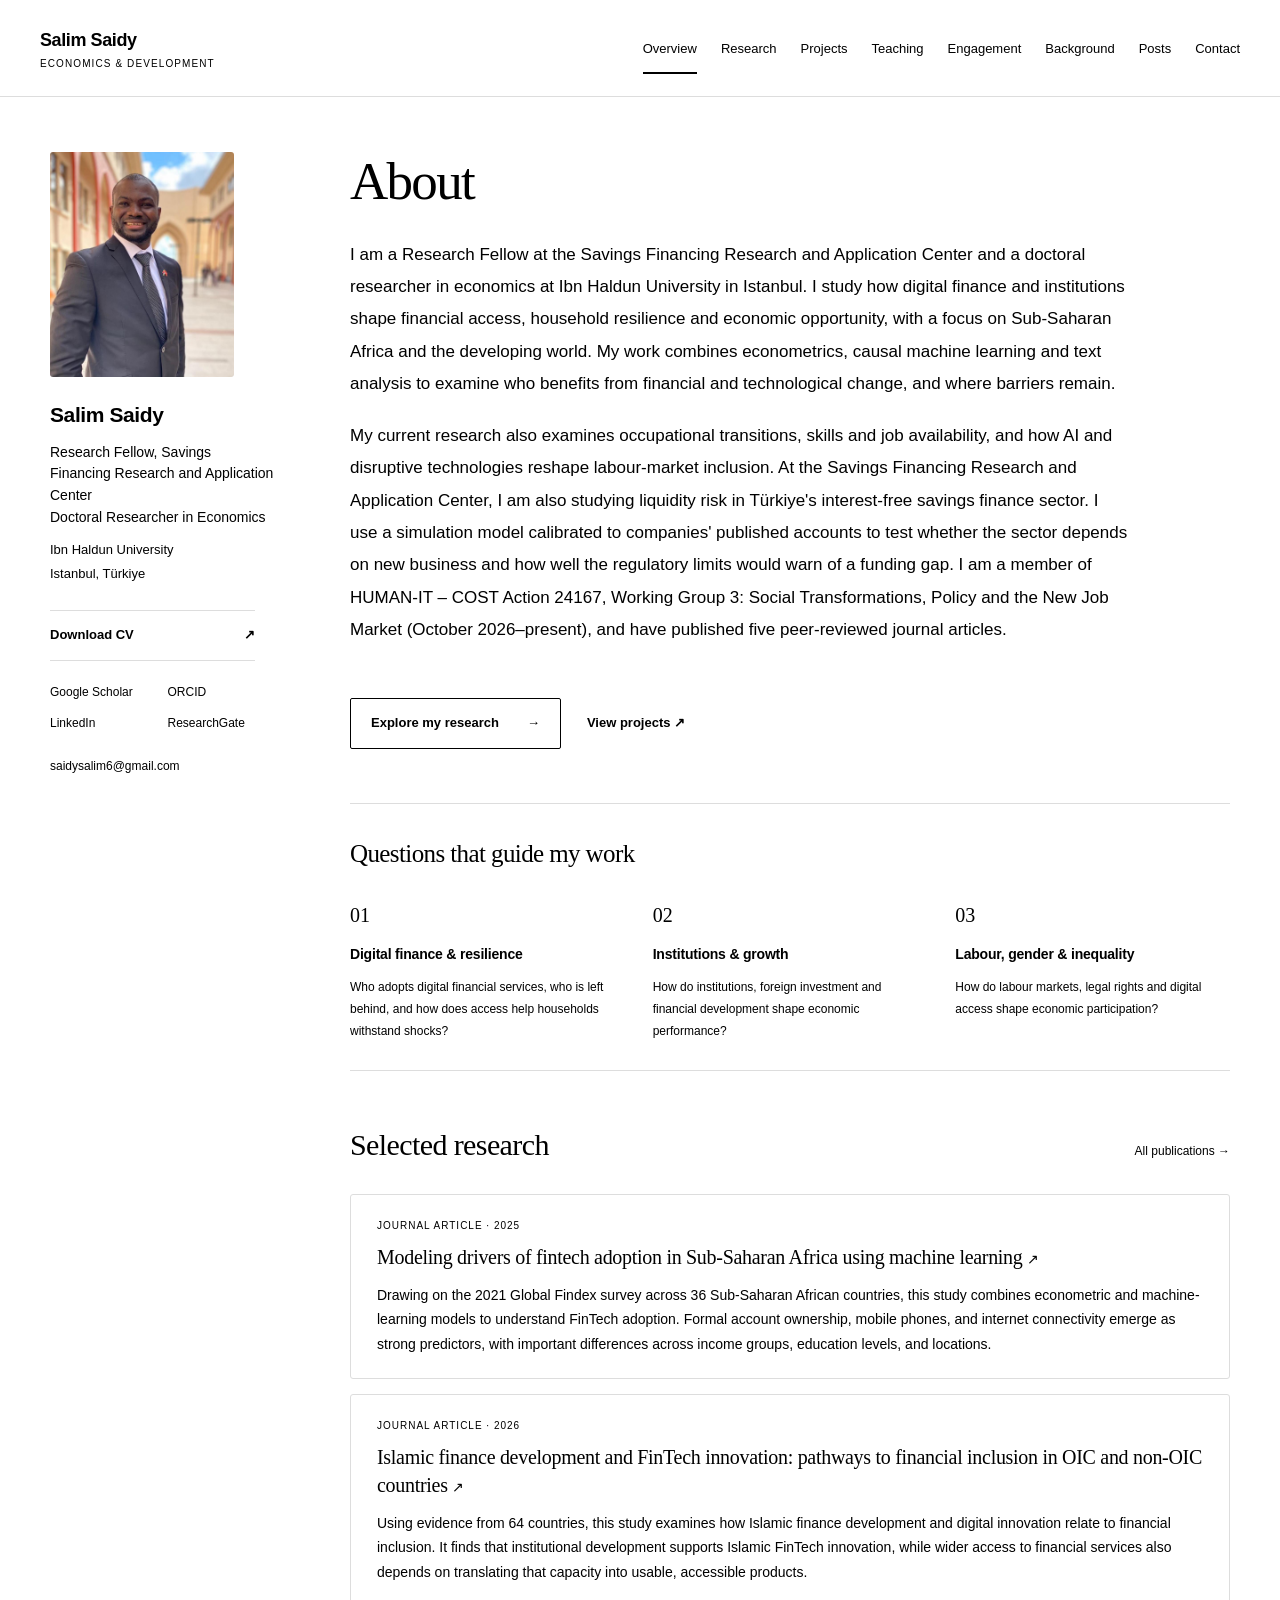
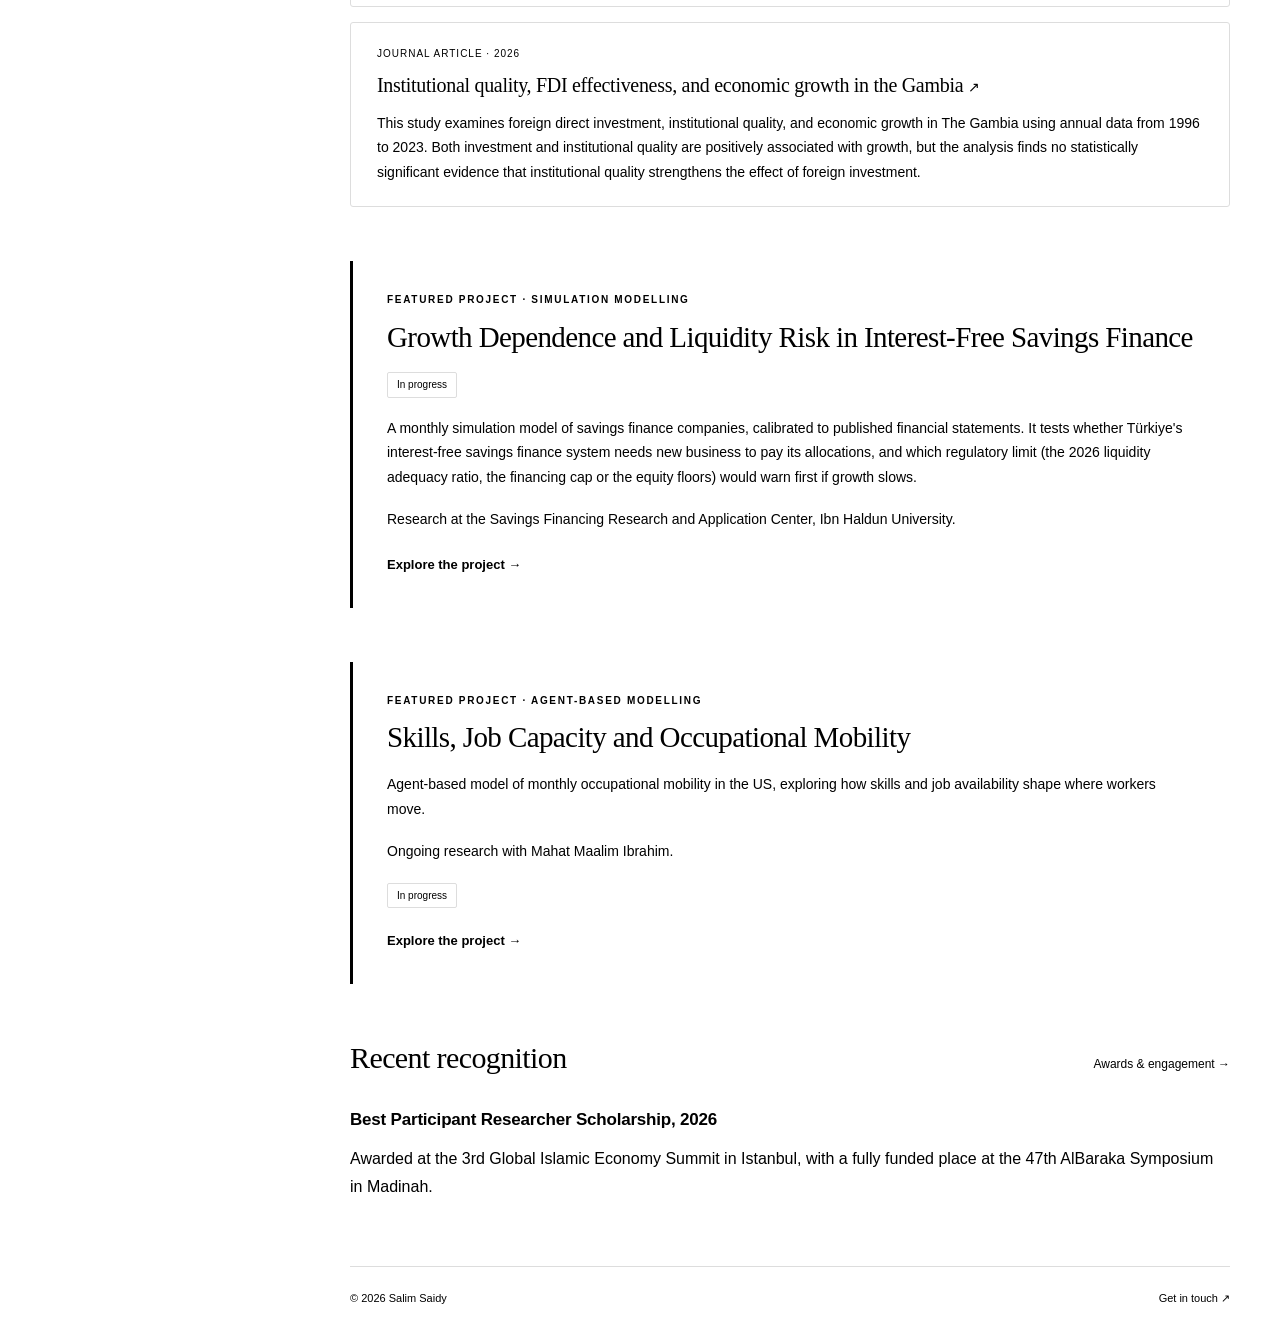
<file: index.html>
<!doctype html>
<html lang="en"><head><meta charset="utf-8"><meta name="viewport" content="width=device-width,initial-scale=1">
<title>Salim Saidy | Development Economist &amp; Doctoral Researcher</title><meta name="description" content="Salim Saidy is a doctoral researcher in economics at Ibn Haldun University, studying financial inclusion, institutions and economic opportunity."><meta name="theme-color" content="#174b49"><meta property="og:image" content="https://salimsaidy.github.io/assets/portrait.jpeg"><meta property="og:image:alt" content="Portrait of Salim Saidy"><meta name="twitter:card" content="summary"><meta name="twitter:image" content="https://salimsaidy.github.io/assets/portrait.jpeg">
<meta property="og:type" content="website"><meta property="og:title" content="Salim Saidy | Development Economist &amp; Doctoral Researcher"><meta property="og:description" content="Salim Saidy is a doctoral researcher in economics at Ibn Haldun University, studying financial inclusion, institutions and economic opportunity."><link rel="canonical" href="https://salimsaidy.github.io/"><meta property="og:url" content="https://salimsaidy.github.io/">
<link rel="icon" href="assets/favicon.svg?v=ss" type="image/svg+xml"><link rel="stylesheet" href="assets/style.css"><script src="assets/site.js" defer></script><script type="application/ld+json">{"@context": "https://schema.org", "@type": "ProfilePage", "@id": "https://salimsaidy.github.io/#webpage", "mainEntity": {"@context": "https://schema.org", "@type": "Person", "name": "Salim Saidy", "jobTitle": "Doctoral researcher in Economics", "affiliation": {"@type": "CollegeOrUniversity", "name": "Ibn Haldun University"}, "sameAs": ["https://scholar.google.com/citations?user=xvXE91IAAAAJ", "https://orcid.org/0000-0003-2867-3429", "https://www.linkedin.com/in/salim-a-saidy/", "https://www.researchgate.net/profile/Salim-Saidy"], "url": "https://salimsaidy.github.io/", "@id": "https://salimsaidy.github.io/#person", "image": "https://salimsaidy.github.io/assets/portrait.jpeg"}}</script>
</head><body><a class="skip-link" href="#main">Skip to content</a>
<header class="masthead"><a class="wordmark" href="index.html">Salim Saidy<span>Economics &amp; development</span></a><button class="menu-toggle" aria-expanded="false" aria-controls="navigation">Menu <span aria-hidden="true">☰</span></button><nav id="navigation" aria-label="Main navigation"><a href="index.html" aria-current="page">Overview</a><a href="research.html">Research</a><a href="projects.html">Projects</a><a href="teaching.html">Teaching</a><a href="engagement.html">Engagement</a><a href="about.html">Background</a><a href="posts.html">Posts</a><a href="contact.html">Contact</a></nav></header>
<div class="site-layout"><aside class="profile" aria-label="Profile and contact">
<a href="index.html" class="portrait-link" aria-label="Salim Saidy, home"><img class="portrait" src="assets/portrait.jpeg" alt="Salim Saidy smiling outdoors in a suit and tie" width="828" height="1402"></a>
<p class="profile-name">Salim Saidy</p><p class="profile-role">Research Fellow, Savings Financing Research and Application Center<br><span class="mobile-only" aria-hidden="true"> · </span>Doctoral Researcher in Economics</p><p class="profile-affiliation">Ibn Haldun University<br><span class="mobile-only" aria-hidden="true"> · </span>Istanbul, Türkiye</p>
<a class="cv-link" href="assets/Salim_Saidy_CV.pdf">Download CV <span aria-hidden="true">↗</span><span class="sr-only"> (PDF)</span></a>
<div class="profile-links"><a href="https://scholar.google.com/citations?user=xvXE91IAAAAJ&amp;hl=en">Google Scholar</a><a href="https://orcid.org/0000-0003-2867-3429">ORCID</a><a href="https://www.linkedin.com/in/salim-a-saidy/">LinkedIn</a><a href="https://www.researchgate.net/profile/Salim-Saidy">ResearchGate</a></div>
<a class="profile-email" href="mailto:saidysalim6@gmail.com">saidysalim6@gmail.com</a></aside><main id="main"><header class="page-heading"><h1>About</h1><p>I am a Research Fellow at the Savings Financing Research and Application Center and a doctoral researcher in economics at Ibn Haldun University in Istanbul. I study how digital finance and institutions shape financial access, household resilience and economic opportunity, with a focus on Sub-Saharan Africa and the developing world. My work combines econometrics, causal machine learning and text analysis to examine who benefits from financial and technological change, and where barriers remain.</p><p>My current research also examines occupational transitions, skills and job availability, and how AI and disruptive technologies reshape labour-market inclusion. At the Savings Financing Research and Application Center, I am also studying liquidity risk in Türkiye&#x27;s interest-free savings finance sector. I use a simulation model calibrated to companies&#x27; published accounts to test whether the sector depends on new business and how well the regulatory limits would warn of a funding gap. I am a member of HUMAN-IT – COST Action 24167, Working Group 3: Social Transformations, Policy and the New Job Market (October 2026–present), and have published five peer-reviewed journal articles.</p></header><div class="action-row"><a class="button" href="research.html">Explore my research <span aria-hidden="true">→</span></a><a class="text-link" href="projects.html">View projects <span aria-hidden="true">↗</span></a></div>
<section class="themes"><h2>Questions that guide my work</h2><div class="theme-grid"><article><span class="theme-number">01</span><h3>Digital finance &amp; resilience</h3><p>Who adopts digital financial services, who is left behind, and how does access help households withstand shocks?</p></article><article><span class="theme-number">02</span><h3>Institutions &amp; growth</h3><p>How do institutions, foreign investment and financial development shape economic performance?</p></article><article><span class="theme-number">03</span><h3>Labour, gender &amp; inequality</h3><p>How do labour markets, legal rights and digital access shape economic participation?</p></article></div></section><section><div class="section-heading"><h2>Selected research</h2><a href="research.html">All publications →</a></div><article class="paper selected-paper" data-publication data-topic="finance" data-search="modeling drivers of fintech adoption in sub-saharan africa using machine learning saidy, s., &amp; hassan, a. d. (2025). digital finance, 7, 1065–1091. drawing on the 2021 global findex survey across 36 sub-saharan african countries, this study combines econometric and machine-learning models to understand fintech adoption. formal account ownership, mobile phones, and internet connectivity emerge as strong predictors, with important differences across income groups, education levels, and locations."><p class="paper-meta">Journal article <span>· 2025</span></p><h3><a href="https://doi.org/10.1007/s42521-025-00161-4">Modeling drivers of fintech adoption in Sub-Saharan Africa using machine learning <span aria-hidden="true">↗</span></a></h3><p>Drawing on the 2021 Global Findex survey across 36 Sub-Saharan African countries, this study combines econometric and machine-learning models to understand FinTech adoption. Formal account ownership, mobile phones, and internet connectivity emerge as strong predictors, with important differences across income groups, education levels, and locations.</p></article><article class="paper selected-paper" data-publication data-topic="finance" data-search="islamic finance development and fintech innovation: pathways to financial inclusion in oic and non-oic countries bekiroğlu, a. m., saidy, s., vergil, h., &amp; hassan, a. d. (2026). international journal of islamic and middle eastern finance and management, 1–26. using evidence from 64 countries, this study examines how islamic finance development and digital innovation relate to financial inclusion. it finds that institutional development supports islamic fintech innovation, while wider access to financial services also depends on translating that capacity into usable, accessible products."><p class="paper-meta">Journal article <span>· 2026</span></p><h3><a href="https://doi.org/10.1108/IMEFM-04-2026-0293">Islamic finance development and FinTech innovation: pathways to financial inclusion in OIC and non-OIC countries <span aria-hidden="true">↗</span></a></h3><p>Using evidence from 64 countries, this study examines how Islamic finance development and digital innovation relate to financial inclusion. It finds that institutional development supports Islamic FinTech innovation, while wider access to financial services also depends on translating that capacity into usable, accessible products.</p></article><article class="paper selected-paper" data-publication data-topic="institutions" data-search="institutional quality, fdi effectiveness, and economic growth in the gambia saidy, s., &amp; hassan, a. d. (2026). sn business &amp; economics, 6, article 241. this study examines foreign direct investment, institutional quality, and economic growth in the gambia using annual data from 1996 to 2023. both investment and institutional quality are positively associated with growth, but the analysis finds no statistically significant evidence that institutional quality strengthens the effect of foreign investment."><p class="paper-meta">Journal article <span>· 2026</span></p><h3><a href="https://doi.org/10.1007/s43546-026-01256-9">Institutional quality, FDI effectiveness, and economic growth in the Gambia <span aria-hidden="true">↗</span></a></h3><p>This study examines foreign direct investment, institutional quality, and economic growth in The Gambia using annual data from 1996 to 2023. Both investment and institutional quality are positively associated with growth, but the analysis finds no statistically significant evidence that institutional quality strengthens the effect of foreign investment.</p></article><section class="project-highlight" id="savings-finance-preview" aria-labelledby="savings-finance-preview-title"><p class="eyebrow">Featured project · Simulation modelling</p><h2 id="savings-finance-preview-title">Growth Dependence and Liquidity Risk in Interest-Free Savings Finance</h2><p><span class="status">In progress</span></p><p>A monthly simulation model of savings finance companies, calibrated to published financial statements. It tests whether Türkiye&#x27;s interest-free savings finance system needs new business to pay its allocations, and which regulatory limit (the 2026 liquidity adequacy ratio, the financing cap or the equity floors) would warn first if growth slows.</p><p>Research at the Savings Financing Research and Application Center, Ibn Haldun University.</p><a class="text-link" href="projects.html#savings-finance">Explore the project →</a></section></section><section class="project-highlight"><p class="eyebrow">Featured project · Agent-based modelling</p><h2>Skills, Job Capacity and Occupational Mobility</h2><p>Agent-based model of monthly occupational mobility in the US, exploring how skills and job availability shape where workers move.</p><p>Ongoing research with Mahat Maalim Ibrahim.</p><p><span class="status">In progress</span></p><a class="text-link" href="projects.html#occupational-mobility">Explore the project →</a></section><section><div class="section-heading"><h2>Recent recognition</h2><a href="engagement.html#awards-and-recognition">Awards &amp; engagement →</a></div><h3>Best Participant Researcher Scholarship, 2026</h3><p>Awarded at the 3rd Global Islamic Economy Summit in Istanbul, with a fully funded place at the 47th AlBaraka Symposium in Madinah.</p></section><footer><p>© 2026 Salim Saidy</p><a href="contact.html">Get in touch <span aria-hidden="true">↗</span></a></footer></main></div></body></html>
</file>
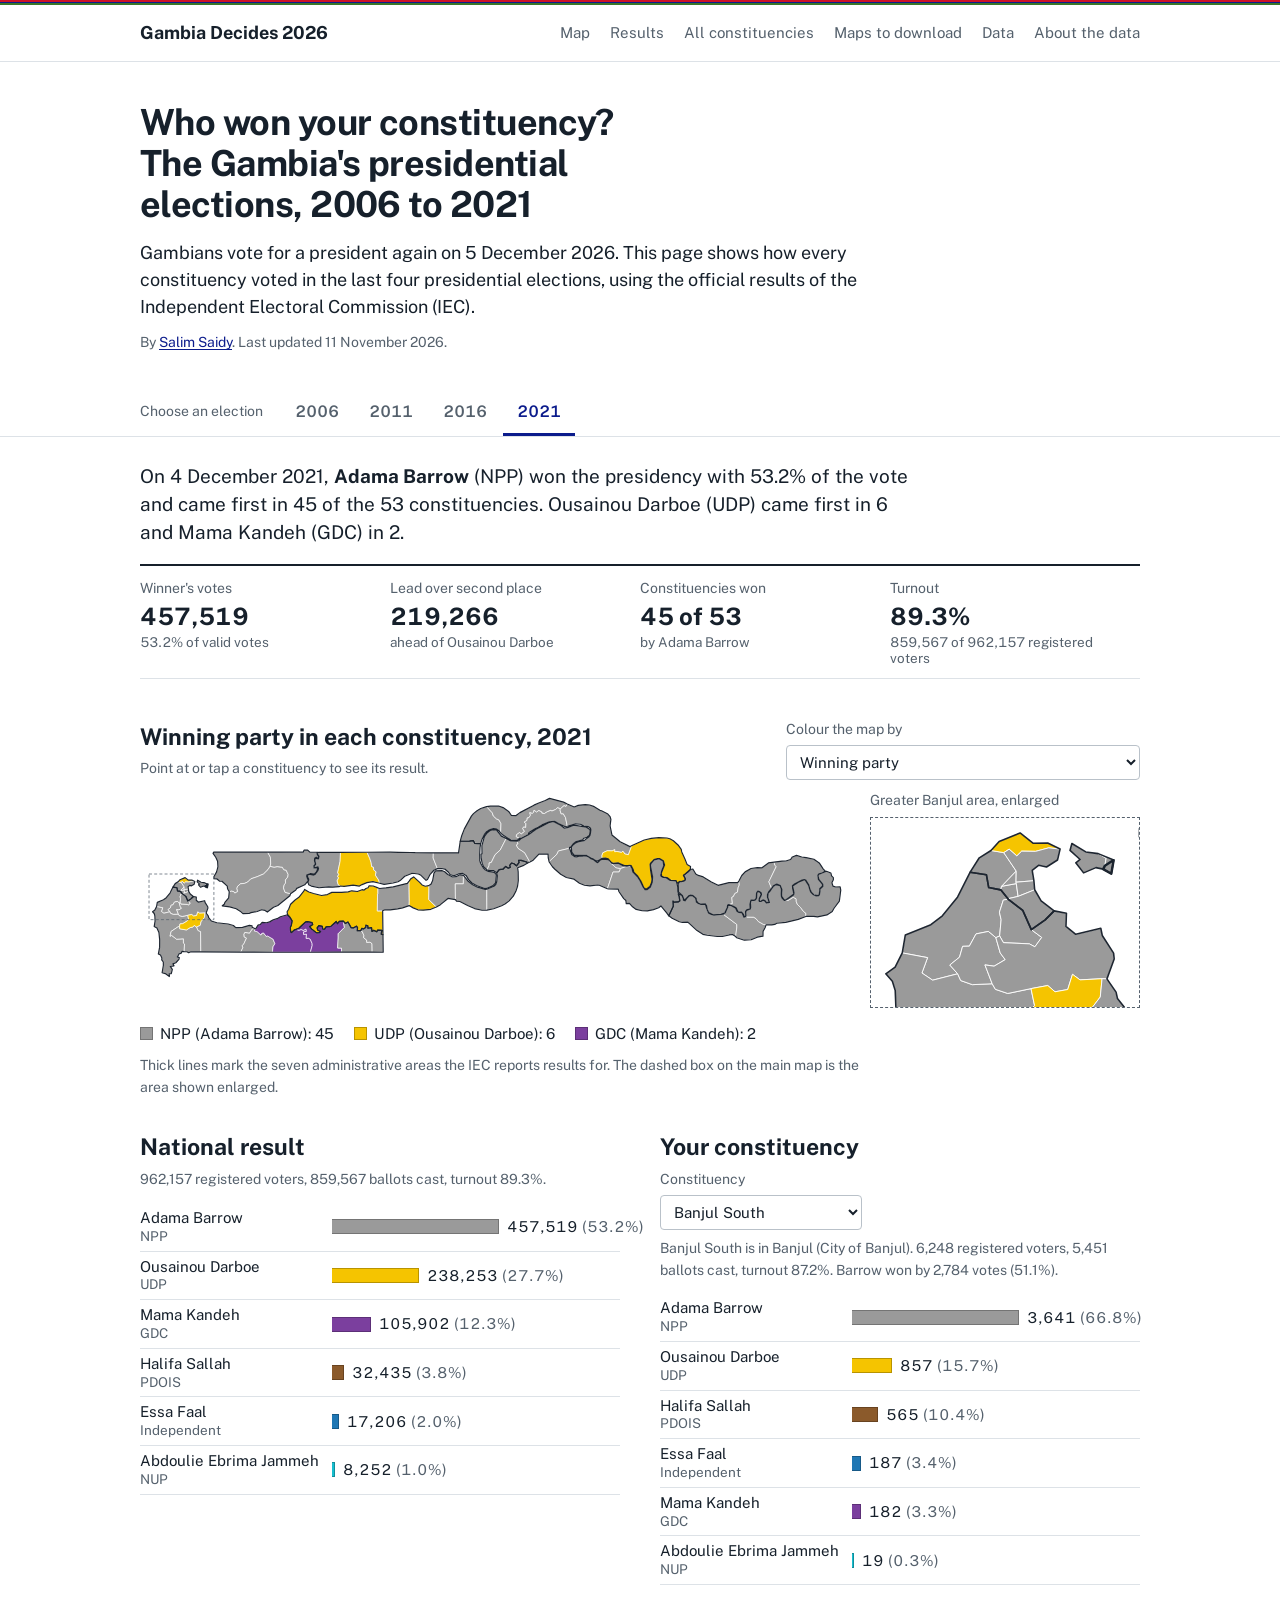
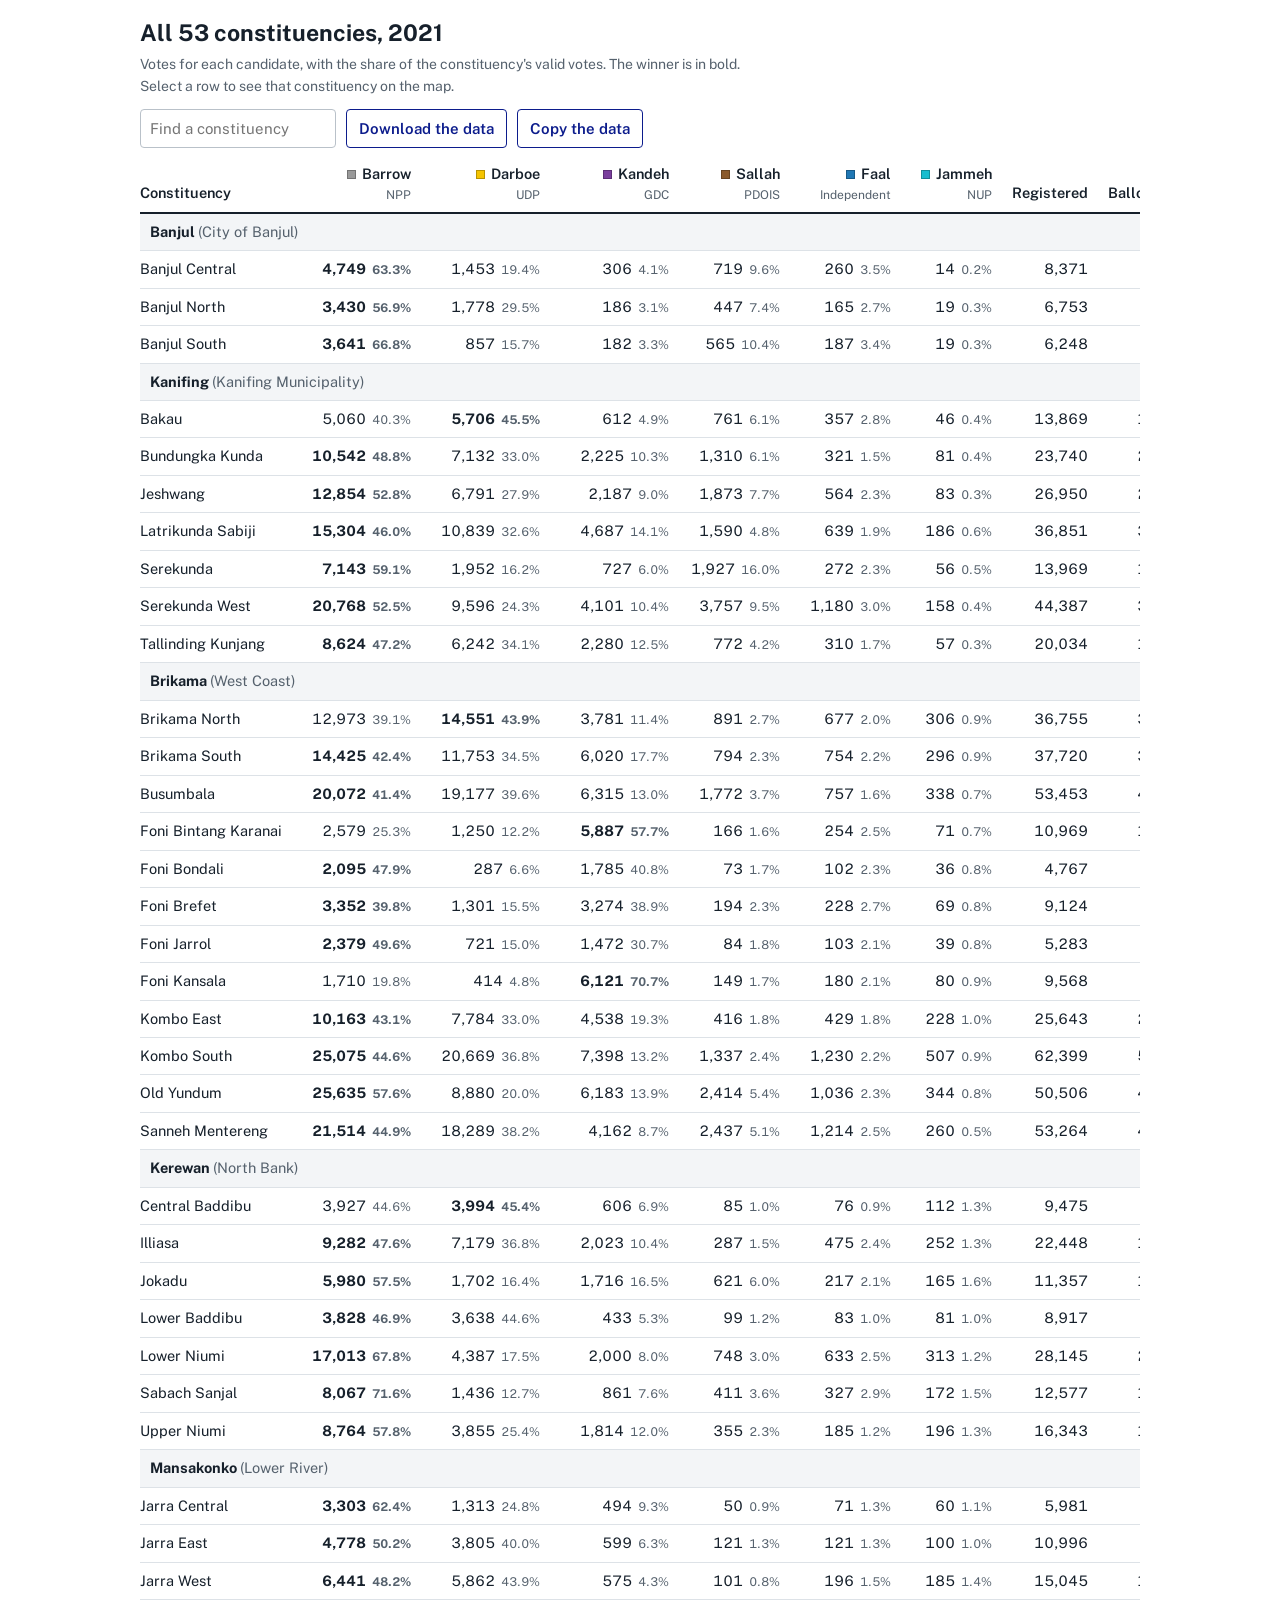
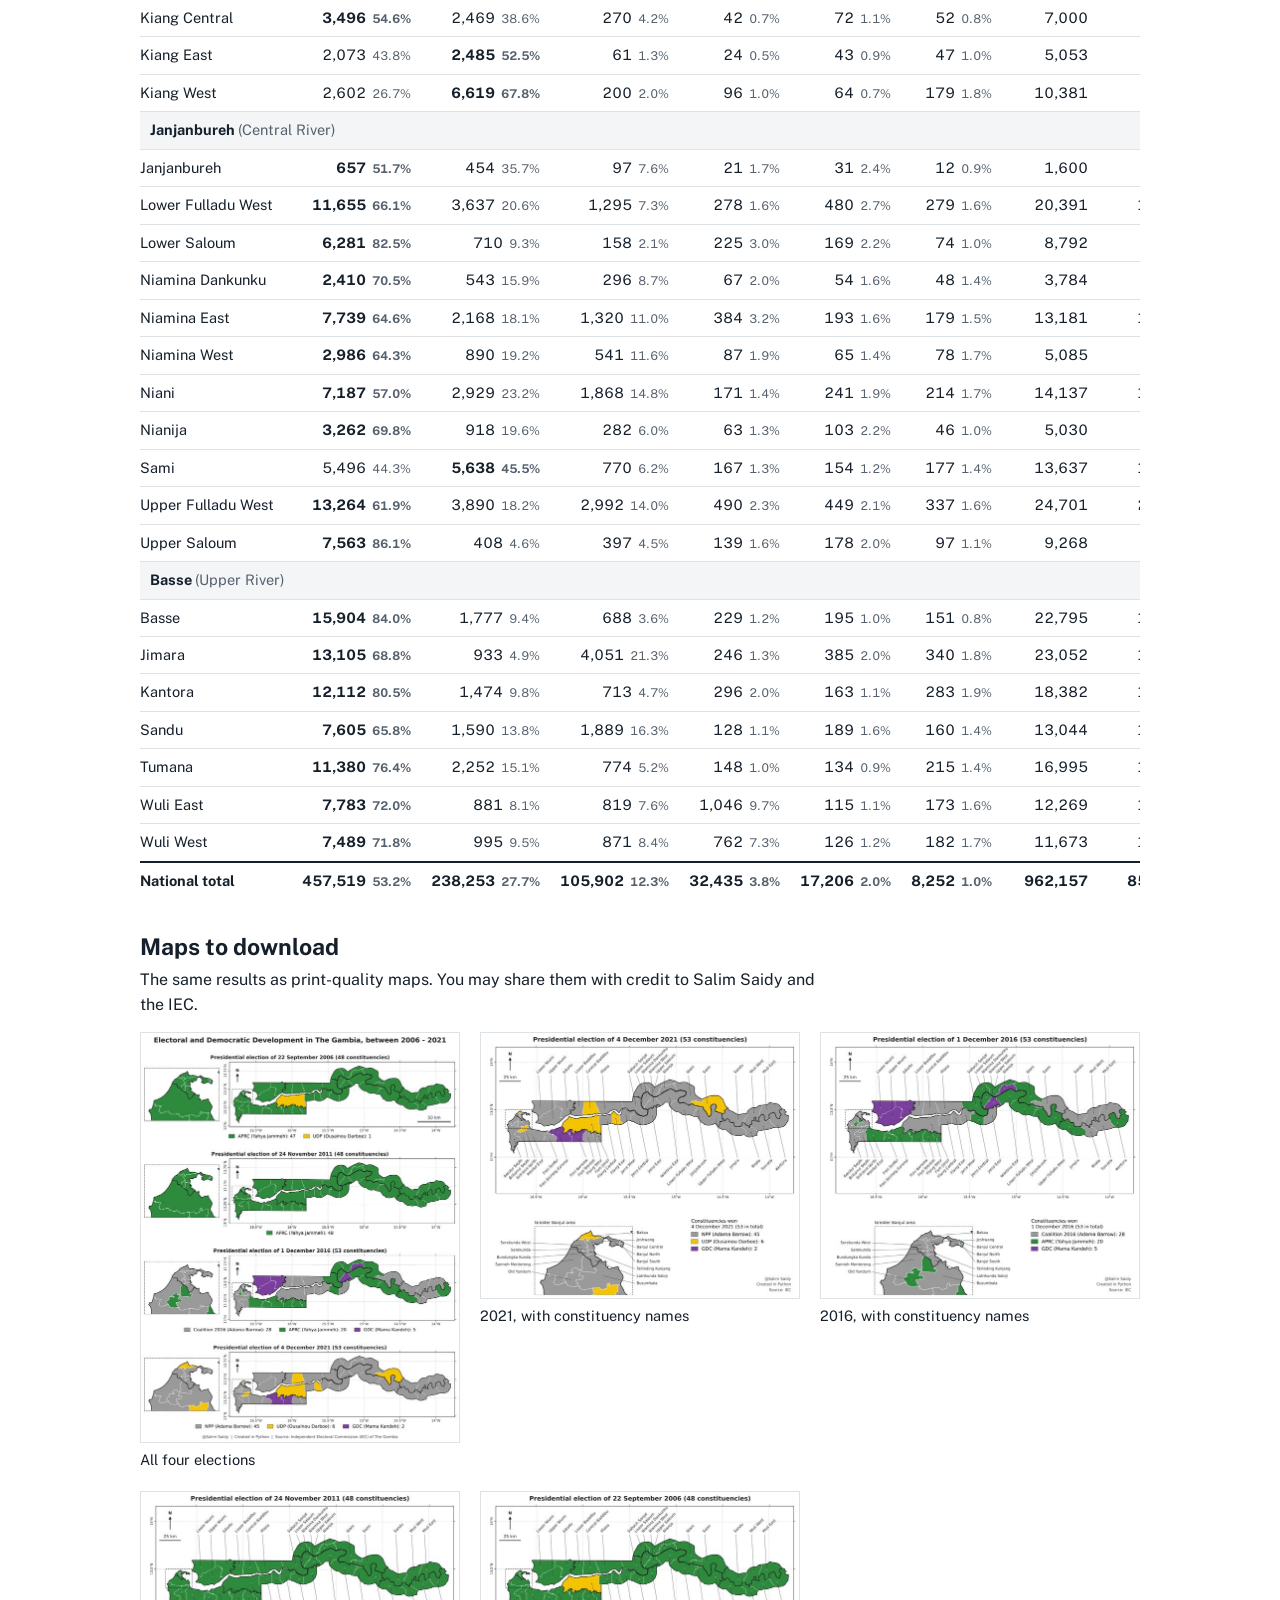
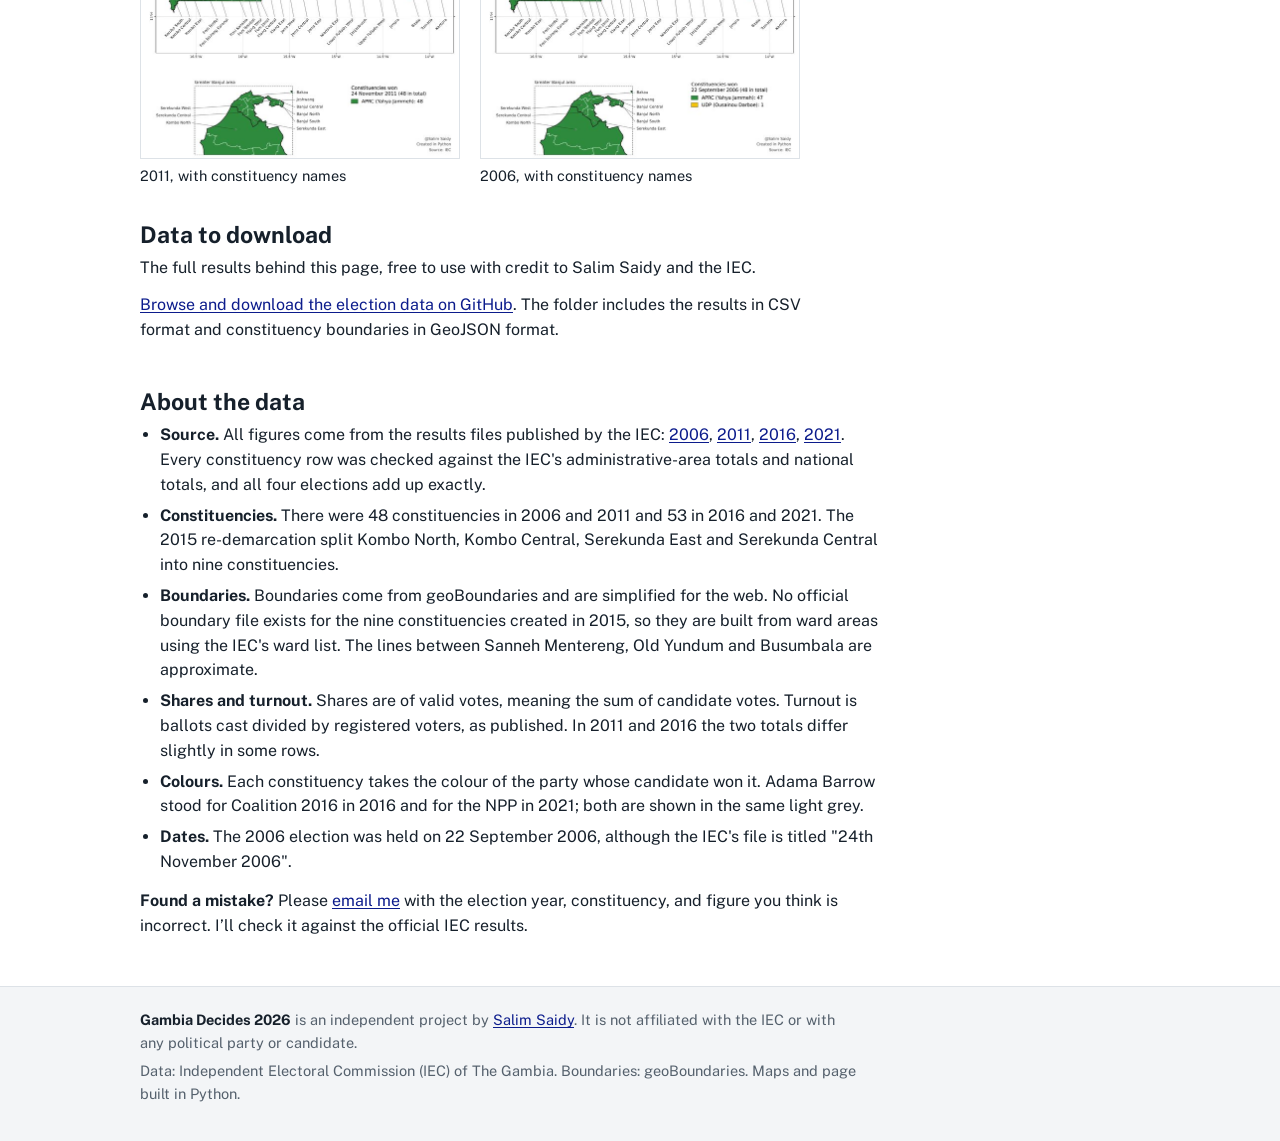
<file: gambia-decides/index.html>
<!DOCTYPE html>
<html lang="en">
<head>
<meta charset="utf-8">
<meta name="viewport" content="width=device-width, initial-scale=1">
<title>Gambia Decides 2026: constituency results</title>
<meta name="description" content="Who won each constituency in The Gambia's presidential elections of 2006, 2011, 2016 and 2021, with every candidate's votes. Data from the Independent Electoral Commission.">
<meta name="author" content="Salim Saidy">
<meta property="og:type" content="website">
<meta property="og:title" content="Who won your constituency? The Gambia's presidential elections, 2006 to 2021">
<meta property="og:description" content="Interactive map and full results for every constituency in the last four presidential elections. Data from the IEC.">
<meta property="og:url" content="https://salimsaidy.github.io/gambia-decides/">
<meta property="og:image" content="https://salimsaidy.github.io/gambia-decides/social-card.png">
<link rel="canonical" href="https://salimsaidy.github.io/gambia-decides/">
<meta name="twitter:card" content="summary_large_image">
<link rel="icon" href="data:image/svg+xml,%3Csvg xmlns='http://www.w3.org/2000/svg' viewBox='0 0 32 32'%3E%3Crect width='32' height='32' rx='6' fill='%23fff'/%3E%3Crect width='32' height='11' fill='%23CE1126'/%3E%3Crect y='13' width='32' height='6' fill='%230C1C8C'/%3E%3Crect y='21' width='32' height='11' fill='%233A7728'/%3E%3C/svg%3E">
<link rel="preconnect" href="https://fonts.googleapis.com">
<link rel="preconnect" href="https://fonts.gstatic.com" crossorigin>
<link href="https://fonts.googleapis.com/css2?family=Public+Sans:wght@400;500;600;700&display=swap" rel="stylesheet">
<style>
:root{
  /* layout: one left-aligned reading column, 1040px max; the map is the only full-width element; sections are separated by space and headings, not boxes */
  color-scheme:light;
  --paper:#ffffff;
  --ink:#16202b;
  --soft:#55616d;
  --line:#dde2e7;
  --tint:#f3f5f7;
  --blue:#0c1c8c;            /* the blue of the Gambian flag, used for links and controls */
  --q1:#dbe6f6;--q2:#a9c3e8;--q3:#6c97d6;--q4:#2f62b5;--q5:#0c1c8c;
  --font:"Public Sans",system-ui,-apple-system,"Segoe UI",Roboto,Arial,sans-serif;
}
*{box-sizing:border-box}
html{scroll-behavior:smooth}
@media (prefers-reduced-motion:reduce){html{scroll-behavior:auto}}
body{margin:0;background:var(--paper);color:var(--ink);font:16px/1.55 var(--font)}
a{color:var(--blue);text-underline-offset:2px}
a:hover{text-decoration-thickness:2px}
.flag{height:5px;background:linear-gradient(#CE1126 0 33.3%,#fff 33.3% 38.9%,#0C1C8C 38.9% 61.1%,#fff 61.1% 66.7%,#3A7728 66.7%)}
.wrap{max-width:1040px;margin:0 auto;padding:0 20px}
.sitebar{border-bottom:1px solid var(--line)}
.sitebar .wrap{display:flex;flex-wrap:wrap;gap:6px 24px;align-items:center;justify-content:space-between;padding-top:14px;padding-bottom:14px}
.brand{font-weight:700;font-size:18px;color:var(--ink);text-decoration:none}
.sitebar nav{display:flex;flex-wrap:wrap;gap:4px 20px;font-size:15px}
.sitebar nav a{color:var(--soft);text-decoration:none}
.sitebar nav a:hover{color:var(--blue);text-decoration:underline}
header.intro{padding:40px 0 8px}
h1{font-size:36px;line-height:1.14;font-weight:700;letter-spacing:-.015em;margin:0 0 14px;max-width:22ch;text-wrap:balance}
.lede{font-size:18px;line-height:1.5;color:var(--ink);max-width:66ch;margin:0 0 12px}
.byline{font-size:14px;color:var(--soft);margin:0}
h2{font-size:23px;line-height:1.25;font-weight:700;margin:0 0 6px;text-wrap:balance}
h3{font-size:16px;font-weight:700;margin:0 0 2px}
section{padding:34px 0 0}
p{margin:0 0 12px;max-width:70ch}
.small{font-size:14px;color:var(--soft)}
.yearbar{position:sticky;top:0;z-index:20;background:var(--paper);border-bottom:1px solid var(--line);margin-top:26px}
.yearbar .wrap{display:flex;flex-wrap:wrap;align-items:center;gap:4px 18px}
.yearbar .lbl{font-size:14px;color:var(--soft)}
.tabs{display:flex;gap:2px}
.tabs button{font:inherit;font-weight:600;color:var(--soft);background:none;border:0;border-bottom:3px solid transparent;padding:12px 14px 9px;cursor:pointer;font-variant-numeric:tabular-nums}
.tabs button:hover{color:var(--ink)}
.tabs button[aria-pressed="true"]{color:var(--blue);border-bottom-color:var(--blue)}
button:focus-visible,select:focus-visible,input:focus-visible,a:focus-visible,[tabindex]:focus-visible{outline:2px solid var(--blue);outline-offset:2px}
.summary{font-size:19px;line-height:1.45;max-width:64ch;margin:0 0 18px}
.facts{display:grid;grid-template-columns:repeat(4,1fr);gap:0;margin:0 0 6px;border-top:2px solid var(--ink);border-bottom:1px solid var(--line)}
.facts div{padding:12px 16px 12px 0}
.facts dt{font-size:14px;color:var(--soft)}
.facts dd{margin:2px 0 0;font-size:24px;font-weight:700;line-height:1.2;font-variant-numeric:tabular-nums}
.facts dd small{display:block;font-size:13.5px;font-weight:400;color:var(--soft);margin-top:3px}
.maphead{display:flex;flex-wrap:wrap;gap:8px 20px;align-items:end;justify-content:space-between;margin-bottom:10px}
.field label{display:block;font-size:14px;color:var(--soft);margin-bottom:4px}
select,input[type=search]{font:inherit;font-size:15px;color:var(--ink);background:var(--paper);border:1px solid #b9c1c9;border-radius:4px;padding:7px 9px;max-width:100%}
figure{margin:0}
figcaption{font-size:14px;color:var(--soft);margin-top:10px;max-width:80ch}
svg{display:block;width:100%;height:auto}
.con{stroke:#fff;stroke-width:.9;stroke-linejoin:round;cursor:pointer}
.con.dim{opacity:.5}
.con.sel{stroke:var(--ink);stroke-width:2.4}
.areaLine{fill:none;stroke:#1d2530;stroke-width:1.6;stroke-linejoin:round;pointer-events:none}
.insetbox{fill:none;stroke:var(--soft);stroke-width:1;stroke-dasharray:4 3;pointer-events:none}
.maprow{display:grid;grid-template-columns:1fr 270px;gap:20px;align-items:start}
.mapwrap{min-width:0}
.inset{border:1px dashed var(--soft);background:var(--paper)}
.insetcap{font-size:14px;color:var(--soft);margin:0 0 6px}
.legend{display:flex;flex-wrap:wrap;gap:6px 20px;font-size:15px;margin-top:14px;align-items:center}
.sw{display:inline-block;width:13px;height:13px;margin-right:7px;vertical-align:-1px;border:1px solid rgba(0,0,0,.25)}
.dot{display:inline-block;width:9px;height:9px;margin-right:6px;border:1px solid rgba(0,0,0,.25)}
.tip{position:fixed;pointer-events:none;background:var(--paper);border:1px solid #aeb7c0;box-shadow:0 4px 18px rgba(22,32,43,.18);padding:10px 12px;font-size:14px;min-width:230px;max-width:310px;z-index:50;display:none}
.tip b{font-weight:700}
.tip table{border-collapse:collapse;width:100%;margin-top:6px}
.tip td{padding:2px 0;font-variant-numeric:tabular-nums}
.tip td.r{text-align:right;padding-left:12px}
.two{display:grid;grid-template-columns:1fr 1fr;gap:40px}
.bars{margin-top:12px}
.bar{display:grid;grid-template-columns:minmax(130px,38%) 1fr;gap:10px;align-items:center;padding:6px 0;border-bottom:1px solid var(--line)}
.bar .nm{font-size:15px;line-height:1.25}
.bar .nm small{display:block;color:var(--soft);font-size:13.5px}
.bar .tr{display:flex;align-items:center;gap:8px;min-width:0}
.bar .fill{height:15px;min-width:2px;flex:0 0 auto;border:1px solid rgba(0,0,0,.25);border-left:0}
.bar .val{font-size:15px;white-space:nowrap;font-variant-numeric:tabular-nums}
.bar .val span{color:var(--soft)}
.meta{font-size:14px;color:var(--soft);margin-top:8px}
.tools{display:flex;gap:10px;flex-wrap:wrap;align-items:center;margin:12px 0 4px}
.btn{font:inherit;font-size:15px;font-weight:600;color:var(--blue);background:var(--paper);border:1px solid var(--blue);border-radius:4px;padding:7px 12px;cursor:pointer;text-decoration:none;display:inline-block}
.btn:hover{background:var(--tint)}
.tblwrap{overflow-x:auto;margin-top:8px}
table.data{border-collapse:collapse;width:100%;font-size:14.5px}
table.data th,table.data td{padding:7px 10px;text-align:right;border-bottom:1px solid var(--line);white-space:nowrap;font-variant-numeric:tabular-nums}
table.data thead th{font-weight:600;vertical-align:bottom;border-bottom:2px solid var(--ink)}
table.data th small{display:block;font-weight:400;color:var(--soft)}
table.data th:first-child,table.data td:first-child{text-align:left;padding-left:0}
table.data td small{color:var(--soft);margin-left:6px}
table.data tr.grp td{font-weight:700;background:var(--tint);text-align:left;padding-left:10px}
table.data tr.tot td{font-weight:700;border-top:2px solid var(--ink);border-bottom:0}
table.data td.win{font-weight:700}
table.data tbody tr.row{cursor:pointer}
table.data tbody tr.row:hover td{background:var(--tint)}
.gallery{display:grid;grid-template-columns:repeat(3,1fr);gap:20px;margin-top:14px}
.gallery a{display:block;color:var(--ink);text-decoration:none;font-size:14.5px}
.gallery img{display:block;width:100%;height:auto;border:1px solid var(--line);margin-bottom:6px}
.gallery a:hover img{border-color:var(--blue)}
.gallery a:hover span{text-decoration:underline;color:var(--blue)}
.files{list-style:none;margin:12px 0 0;padding:0;border-top:1px solid var(--line);max-width:780px}
.files li{padding:10px 0;border-bottom:1px solid var(--line)}
.files a{font-weight:600}
.files span{display:block;font-size:14px;color:var(--soft)}
.method ul{margin:6px 0 0;padding-left:20px;max-width:74ch}
.method li{margin:6px 0}
footer{margin-top:48px;border-top:1px solid var(--line);background:var(--tint)}
footer .wrap{padding-top:22px;padding-bottom:30px;font-size:14.5px;color:var(--soft)}
footer p{margin:0 0 6px;max-width:80ch}
footer strong{color:var(--ink)}
@media (max-width:820px){
  h1{font-size:28px}
  .lede{font-size:17px}
  .summary{font-size:17px}
  .facts{grid-template-columns:repeat(2,1fr)}
  .facts div:nth-child(n+3){border-top:1px solid var(--line)}
  .two{grid-template-columns:1fr;gap:30px}
  .maprow{grid-template-columns:1fr}
  .mapwrap{overflow-x:auto}
  #map{min-width:700px}
  .inset{max-width:340px}
  .bar{grid-template-columns:1fr;gap:3px}
  .bar .nm small{display:inline;margin-left:6px}
  .gallery{grid-template-columns:repeat(2,1fr)}
  .tabs button{padding:11px 11px 8px}
  .swipe{display:block}
}
.swipe{display:none;font-size:13.5px;color:var(--soft);margin:6px 0 0}
</style>
</head>
<body>
<div class="flag" aria-hidden="true"></div>
<div class="sitebar"><div class="wrap">
  <a class="brand" href="#top">Gambia Decides 2026</a>
  <nav aria-label="Sections"><a href="#map-section">Map</a><a href="#results">Results</a><a href="#table">All constituencies</a><a href="#figures">Maps to download</a><a href="#data">Data</a><a href="#method">About the data</a></nav>
</div></div>

<div class="wrap" id="top">
  <header class="intro">
    <h1>Who won your constituency? The Gambia's presidential elections, 2006 to 2021</h1>
    <p class="lede">Gambians vote for a president again on 5 December 2026. This page shows how every constituency voted in the last four presidential elections, using the official results of the Independent Electoral Commission (IEC).</p>
    <p class="byline">By <a href="https://salimsaidy.github.io/about.html">Salim Saidy</a>. Last updated 11 November 2026.</p>
  </header>
</div>

<div class="yearbar"><div class="wrap">
  <span class="lbl" id="yearlbl">Choose an election</span>
  <div class="tabs" id="years" role="group" aria-labelledby="yearlbl"></div>
</div></div>

<main class="wrap">
  <section id="overview" style="padding-top:26px">
    <p class="summary" id="summary"></p>
    <dl class="facts" id="facts"></dl>
  </section>

  <section id="map-section">
    <div class="maphead">
      <div><h2 id="maptitle"></h2><p class="small" style="margin:0">Point at or tap a constituency to see its result.</p></div>
      <div class="field"><label for="mode">Colour the map by</label><select id="mode"></select></div>
    </div>
    <figure>
      <div class="maprow">
        <div class="mapwrap"><svg id="map" viewBox="0 0 960 262" role="img" aria-label="Map of The Gambia by constituency"></svg><p class="swipe">Swipe sideways to see the whole country.</p></div>
        <div>
          <p class="insetcap">Greater Banjul area, enlarged</p>
          <div class="inset"><svg id="inset" viewBox="0 0 270 190" role="img" aria-label="Enlarged map of the Greater Banjul area"></svg></div>
        </div>
      </div>
      <div class="legend" id="legend"></div>
      <figcaption>Thick lines mark the seven administrative areas the IEC reports results for. The dashed box on the main map is the area shown enlarged.</figcaption>
    </figure>
  </section>

  <section id="results">
    <div class="two">
      <div>
        <h2>National result</h2>
        <div class="meta" id="natmeta"></div>
        <div class="bars" id="natbars"></div>
      </div>
      <div id="conpanel">
        <h2>Your constituency</h2>
        <div class="field" style="margin-top:8px"><label for="consel">Constituency</label><select id="consel"></select></div>
        <div class="meta" id="conmeta"></div>
        <div class="bars" id="conbars"></div>
      </div>
    </div>
  </section>

  <section id="table">
    <h2 id="tbltitle"></h2>
    <p class="small">Votes for each candidate, with the share of the constituency's valid votes. The winner is in bold. Select a row to see that constituency on the map.</p>
    <div class="tools">
      <div class="field"><label for="filter" style="position:absolute;left:-9999px">Find a constituency</label><input type="search" id="filter" placeholder="Find a constituency"></div>
      <a class="btn" href="#data">Download the data</a>
      <button class="btn" id="copy" type="button">Copy the data</button>
    </div>
    <div class="tblwrap"><table class="data" id="tbl"></table></div>
  </section>

  <section id="figures">
    <h2>Maps to download</h2>
    <p>The same results as print-quality maps. You may share them with credit to Salim Saidy and the IEC.</p>
    <div class="gallery">
      <a href="figures/fig_constituency_winners_2006_2021.png" target="_blank" rel="noopener"><img src="figures/thumb_2006_2021.jpg" alt="Four maps of The Gambia showing the winning party in each constituency in 2006, 2011, 2016 and 2021" loading="lazy" width="640" height="823"><span>All four elections</span></a>
      <a href="figures/fig_constituency_map_2021_labelled.png" target="_blank" rel="noopener"><img src="figures/thumb_2021.jpg" alt="Map of the 2021 presidential election with every constituency named" loading="lazy" width="640" height="535"><span>2021, with constituency names</span></a>
      <a href="figures/fig_constituency_map_2016_labelled.png" target="_blank" rel="noopener"><img src="figures/thumb_2016.jpg" alt="Map of the 2016 presidential election with every constituency named" loading="lazy" width="640" height="535"><span>2016, with constituency names</span></a>
      <a href="figures/fig_constituency_map_2011_labelled.png" target="_blank" rel="noopener"><img src="figures/thumb_2011.jpg" alt="Map of the 2011 presidential election with every constituency named" loading="lazy" width="640" height="535"><span>2011, with constituency names</span></a>
      <a href="figures/fig_constituency_map_2006_labelled.png" target="_blank" rel="noopener"><img src="figures/thumb_2006.jpg" alt="Map of the 2006 presidential election with every constituency named" loading="lazy" width="640" height="535"><span>2006, with constituency names</span></a>
    </div>
  </section>

  <section id="data">
    <h2>Data to download</h2>
    <p>The full results behind this page, free to use with credit to Salim Saidy and the IEC.</p>
    <p><a href="https://github.com/salimsaidy/salimsaidy.github.io/tree/main/gambia-decides/data">Browse and download the election data on GitHub</a>. The folder includes the results in CSV format and constituency boundaries in GeoJSON format.</p>
  </section>

  <section id="method" class="method">
    <h2>About the data</h2>
    <ul>
      <li><strong>Source.</strong> All figures come from the results files published by the IEC: <span id="srcs"></span>. Every constituency row was checked against the IEC's administrative-area totals and national totals, and all four elections add up exactly.</li>
      <li><strong>Constituencies.</strong> There were 48 constituencies in 2006 and 2011 and 53 in 2016 and 2021. The 2015 re-demarcation split Kombo North, Kombo Central, Serekunda East and Serekunda Central into nine constituencies.</li>
      <li><strong>Boundaries.</strong> Boundaries come from geoBoundaries and are simplified for the web. No official boundary file exists for the nine constituencies created in 2015, so they are built from ward areas using the IEC's ward list. The lines between Sanneh Mentereng, Old Yundum and Busumbala are approximate.</li>
      <li><strong>Shares and turnout.</strong> Shares are of valid votes, meaning the sum of candidate votes. Turnout is ballots cast divided by registered voters, as published. In 2011 and 2016 the two totals differ slightly in some rows.</li>
      <li><strong>Colours.</strong> Each constituency takes the colour of the party whose candidate won it. Adama Barrow stood for Coalition 2016 in 2016 and for the NPP in 2021; both are shown in the same light grey.</li>
      <li><strong>Dates.</strong> The 2006 election was held on 22 September 2006, although the IEC's file is titled "24th November 2006".</li>
    </ul>
    <p style="margin-top:14px"><strong>Found a mistake?</strong> Please <a href="mailto:saidysalim6@gmail.com">email me</a> with the election year, constituency, and figure you think is incorrect. I’ll check it against the official IEC results.</p>
  </section>
</main>

<footer><div class="wrap">
  <p><strong>Gambia Decides 2026</strong> is an independent project by <a href="https://salimsaidy.github.io/about.html">Salim Saidy</a>. It is not affiliated with the IEC or with any political party or candidate.</p>
  <p>Data: Independent Electoral Commission (IEC) of The Gambia. Boundaries: geoBoundaries. Maps and page built in Python.</p>
</div></footer>
<div class="tip" id="tip"></div>
<script>
const D = {"2006":{"date":"22 September 2006","file":"https://iec.gm/wp-content/uploads/2023/06/PRESIDENTIAL-ELECTION-RESULTS-24th-NOVEMBER-2006.pdf","cands":[["Yahya Jammeh","APRC"],["Ousainou Darboe","UDP"],["Halifa Sallah","NADD"]],"cons":{"Banjul South":{"a":"Banjul","r":5721,"b":3268,"v":[2279,717,272]},"Banjul North":{"a":"Banjul","r":5556,"b":3182,"v":[2143,848,191]},"Banjul Central":{"a":"Banjul","r":8615,"b":4996,"v":[3486,1174,336]},"Bakau":{"a":"Kanifing","r":14569,"b":8763,"v":[4686,3788,289]},"Serekunda West":{"a":"Kanifing","r":28419,"b":15262,"v":[10290,3761,1211]},"Serekunda East":{"a":"Kanifing","r":32623,"b":19266,"v":[12460,5820,986]},"Serekunda Central":{"a":"Kanifing","r":30966,"b":18485,"v":[11395,4908,2182]},"Jeshwang":{"a":"Kanifing","r":22437,"b":12713,"v":[8659,3219,835]},"Foni Jarrol":{"a":"Brikama","r":3705,"b":2056,"v":[1801,193,62]},"Foni Brefet":{"a":"Brikama","r":6611,"b":4422,"v":[3876,479,67]},"Foni Bintang Karanai":{"a":"Brikama","r":7894,"b":5126,"v":[4753,328,45]},"Foni Bondali":{"a":"Brikama","r":3767,"b":2293,"v":[2206,64,23]},"Foni Kansala":{"a":"Brikama","r":7623,"b":4609,"v":[4543,53,13]},"Kombo East":{"a":"Brikama","r":16006,"b":10966,"v":[8344,2271,351]},"Kombo South":{"a":"Brikama","r":25699,"b":17349,"v":[12540,4099,710]},"Kombo Central":{"a":"Brikama","r":34410,"b":21485,"v":[14187,6526,772]},"Kombo North":{"a":"Brikama","r":57960,"b":36327,"v":[25581,9134,1612]},"Lower Niumi":{"a":"Kerewan","r":19971,"b":11128,"v":[8698,1750,680]},"Upper Niumi":{"a":"Kerewan","r":12530,"b":7801,"v":[5903,1287,611]},"Jokadu":{"a":"Kerewan","r":10259,"b":6067,"v":[5002,706,359]},"Lower Baddibu":{"a":"Kerewan","r":9797,"b":5637,"v":[3601,1835,201]},"Central Baddibu":{"a":"Kerewan","r":11394,"b":6109,"v":[4060,1874,175]},"Illiasa":{"a":"Kerewan","r":18468,"b":10191,"v":[7487,2377,327]},"Sabach Sanjal":{"a":"Kerewan","r":12160,"b":7394,"v":[5982,1004,408]},"Jarra West":{"a":"Mansakonko","r":16581,"b":9594,"v":[5390,4044,160]},"Jarra Central":{"a":"Mansakonko","r":4532,"b":2424,"v":[1703,666,55]},"Jarra East":{"a":"Mansakonko","r":9430,"b":4465,"v":[2789,1563,113]},"Kiang East":{"a":"Mansakonko","r":6037,"b":3482,"v":[2180,1251,51]},"Kiang Central":{"a":"Mansakonko","r":6246,"b":3448,"v":[2080,1317,51]},"Kiang West":{"a":"Mansakonko","r":9153,"b":5352,"v":[2057,3133,162]},"Janjanbureh":{"a":"Janjanbureh","r":1651,"b":897,"v":[589,292,16]},"Niamina West":{"a":"Janjanbureh","r":4160,"b":2400,"v":[1421,836,143]},"Niamina East":{"a":"Janjanbureh","r":10324,"b":6178,"v":[4377,1557,244]},"Niamina Dankunku":{"a":"Janjanbureh","r":3574,"b":2055,"v":[1397,428,230]},"Lower Fulladu West":{"a":"Janjanbureh","r":17466,"b":9836,"v":[5973,3014,849]},"Upper Fulladu West":{"a":"Janjanbureh","r":22611,"b":10895,"v":[6846,3518,531]},"Lower Saloum":{"a":"Janjanbureh","r":8112,"b":5028,"v":[3592,1272,164]},"Upper Saloum":{"a":"Janjanbureh","r":11148,"b":6918,"v":[4102,2663,153]},"Niani":{"a":"Janjanbureh","r":11376,"b":6344,"v":[4212,1812,320]},"Nianija":{"a":"Janjanbureh","r":4601,"b":3043,"v":[2057,921,65]},"Sami":{"a":"Janjanbureh","r":11908,"b":7150,"v":[3668,3214,268]},"Jimara":{"a":"Basse","r":18388,"b":9493,"v":[6084,3135,274]},"Basse":{"a":"Basse","r":17545,"b":8859,"v":[5734,2811,314]},"Tumana":{"a":"Basse","r":15283,"b":8378,"v":[4905,3147,326]},"Kantora":{"a":"Basse","r":17924,"b":9504,"v":[7412,1826,266]},"Sandu":{"a":"Basse","r":12574,"b":7584,"v":[4793,1979,812]},"Wuli West":{"a":"Basse","r":11701,"b":7865,"v":[3593,1190,3082]},"Wuli East":{"a":"Basse","r":10851,"b":6598,"v":[3488,1004,2106]}}},"2011":{"date":"24 November 2011","file":"https://iec.gm/wp-content/uploads/2023/06/PRESIDENTIAL-ELECTION-RESULTS-24th-NOVEMBER-2011.pdf","cands":[["Yahya Jammeh","APRC"],["Ousainou Darboe","UDP"],["Hamat Bah","Independent (United Front)"]],"cons":{"Banjul South":{"a":"Banjul","r":6213,"b":4994,"v":[3562,801,631]},"Banjul North":{"a":"Banjul","r":6438,"b":5249,"v":[3649,1110,490]},"Banjul Central":{"a":"Banjul","r":8527,"b":7173,"v":[5550,998,625]},"Bakau":{"a":"Kanifing","r":15921,"b":13621,"v":[8260,4292,1069]},"Jeshwang":{"a":"Kanifing","r":30147,"b":24645,"v":[16105,5590,2950]},"Serekunda West":{"a":"Kanifing","r":44269,"b":35273,"v":[23779,6520,4974]},"Serekunda East":{"a":"Kanifing","r":54904,"b":44494,"v":[27992,11352,5150]},"Serekunda Central":{"a":"Kanifing","r":42510,"b":33761,"v":[20754,7873,5134]},"Foni Jarrol":{"a":"Brikama","r":3146,"b":2745,"v":[2379,139,227]},"Foni Brefet":{"a":"Brikama","r":7577,"b":6858,"v":[6218,315,325]},"Foni Bintang Karanai":{"a":"Brikama","r":7776,"b":7244,"v":[6811,247,186]},"Foni Bondali":{"a":"Brikama","r":3449,"b":3153,"v":[3047,28,78]},"Foni Kansala":{"a":"Brikama","r":6905,"b":6289,"v":[6194,36,59]},"Kombo East":{"a":"Brikama","r":18858,"b":16810,"v":[13749,1967,1092]},"Kombo South":{"a":"Brikama","r":40937,"b":35378,"v":[24949,6974,3434]},"Kombo Central":{"a":"Brikama","r":53956,"b":45799,"v":[31503,9817,4462]},"Kombo North":{"a":"Brikama","r":110132,"b":91029,"v":[61173,18415,11404]},"Lower Niumi":{"a":"Kerewan","r":21275,"b":18056,"v":[14666,1548,1842]},"Upper Niumi":{"a":"Kerewan","r":12721,"b":11165,"v":[9020,1029,1116]},"Jokadu":{"a":"Kerewan","r":9195,"b":8047,"v":[6459,815,773]},"Lower Baddibu":{"a":"Kerewan","r":8838,"b":7369,"v":[4921,1801,647]},"Central Baddibu":{"a":"Kerewan","r":8894,"b":7444,"v":[5096,1713,635]},"Illiasa":{"a":"Kerewan","r":19380,"b":15275,"v":[11589,2811,875]},"Sabach Sanjal":{"a":"Kerewan","r":10368,"b":8733,"v":[7317,505,907]},"Jarra West":{"a":"Mansakonko","r":13592,"b":11031,"v":[7394,2923,714]},"Jarra East":{"a":"Mansakonko","r":7295,"b":5902,"v":[4405,1056,441]},"Jarra Central":{"a":"Mansakonko","r":3950,"b":3345,"v":[2705,354,286]},"Kiang West":{"a":"Mansakonko","r":9330,"b":8360,"v":[5947,2234,179]},"Kiang East":{"a":"Mansakonko","r":4031,"b":3412,"v":[2487,852,73]},"Kiang Central":{"a":"Mansakonko","r":5476,"b":4724,"v":[3331,1033,360]},"Janjanbureh":{"a":"Janjanbureh","r":1715,"b":1306,"v":[1050,202,54]},"Niani":{"a":"Janjanbureh","r":11893,"b":9721,"v":[7213,1502,1003]},"Nianija":{"a":"Janjanbureh","r":4162,"b":3455,"v":[2239,143,1072]},"Niamina West":{"a":"Janjanbureh","r":3499,"b":2941,"v":[1967,280,694]},"Niamina East":{"a":"Janjanbureh","r":9399,"b":7952,"v":[6525,595,832]},"Niamina Dankunku":{"a":"Janjanbureh","r":2755,"b":2297,"v":[1773,102,422]},"Lower Fulladu West":{"a":"Janjanbureh","r":18106,"b":14655,"v":[11347,2086,1222]},"Upper Fulladu West":{"a":"Janjanbureh","r":21886,"b":17780,"v":[13202,3153,1419]},"Lower Saloum":{"a":"Janjanbureh","r":7712,"b":6421,"v":[4543,204,1670]},"Upper Saloum":{"a":"Janjanbureh","r":9135,"b":7671,"v":[4765,98,2808]},"Sami":{"a":"Janjanbureh","r":10119,"b":8626,"v":[5099,2697,830]},"Basse":{"a":"Basse","r":18799,"b":13716,"v":[10762,1697,1257]},"Jimara":{"a":"Basse","r":19273,"b":14379,"v":[11612,1522,1223]},"Tumana":{"a":"Basse","r":14263,"b":11399,"v":[8601,1895,903]},"Kantora":{"a":"Basse","r":17127,"b":13103,"v":[11478,854,771]},"Sandu":{"a":"Basse","r":11403,"b":9023,"v":[6955,835,1233]},"Wuli West":{"a":"Basse","r":9507,"b":7980,"v":[5346,620,2014]},"Wuli East":{"a":"Basse","r":10166,"b":8101,"v":[5062,544,2495]}}},"2016":{"date":"1 December 2016","file":"https://iec.gm/wp-content/uploads/2025/07/Presidential-Election-Results-1st-December-2016.pdf","cands":[["Adama Barrow","Coalition 2016"],["Yahya Jammeh","APRC"],["Mama Kandeh","GDC"]],"cons":{"Banjul South":{"a":"Banjul","r":6258,"b":3515,"v":[1813,1350,352]},"Banjul Central":{"a":"Banjul","r":9371,"b":5882,"v":[2670,2808,404]},"Banjul North":{"a":"Banjul","r":7102,"b":3974,"v":[2156,1546,272]},"Bakau":{"a":"Kanifing","r":17148,"b":10764,"v":[6550,3547,667]},"Jeshwang":{"a":"Kanifing","r":31857,"b":18074,"v":[9196,7002,1876]},"Serekunda West":{"a":"Kanifing","r":46502,"b":24850,"v":[12029,10422,2499]},"Serekunda":{"a":"Kanifing","r":14701,"b":7784,"v":[3993,2895,895]},"Bundungka Kunda":{"a":"Kanifing","r":31065,"b":17273,"v":[9021,6698,1552]},"Latrikunda Sabiji":{"a":"Kanifing","r":33970,"b":19591,"v":[8684,8507,2398]},"Tallinding Kunjang":{"a":"Kanifing","r":24714,"b":13676,"v":[6634,5802,1240]},"Foni Jarrol":{"a":"Brikama","r":3926,"b":2737,"v":[435,1885,416]},"Foni Brefet":{"a":"Brikama","r":8455,"b":5694,"v":[1105,4217,372]},"Foni Bintang Karanai":{"a":"Brikama","r":9073,"b":6727,"v":[798,5694,255]},"Foni Bondali":{"a":"Brikama","r":4104,"b":2873,"v":[193,2341,339]},"Foni Kansala":{"a":"Brikama","r":8245,"b":6000,"v":[343,5554,103]},"Kombo East":{"a":"Brikama","r":21626,"b":14670,"v":[6204,6976,1486]},"Kombo South":{"a":"Brikama","r":45152,"b":24825,"v":[13689,8603,2514]},"Brikama North":{"a":"Brikama","r":29369,"b":18194,"v":[10210,6066,2025]},"Brikama South":{"a":"Brikama","r":30814,"b":19509,"v":[8712,8678,2119]},"Sanneh Mentereng":{"a":"Brikama","r":39618,"b":23400,"v":[13143,7659,2591]},"Old Yundum":{"a":"Brikama","r":44131,"b":25141,"v":[8236,9545,7342]},"Busumbala":{"a":"Brikama","r":36602,"b":23511,"v":[11755,9662,2094]},"Lower Niumi":{"a":"Kerewan","r":23935,"b":14943,"v":[4260,4492,6191]},"Upper Niumi":{"a":"Kerewan","r":14536,"b":9776,"v":[3350,2309,4117]},"Jokadu":{"a":"Kerewan","r":10725,"b":7116,"v":[1502,2022,3588]},"Lower Baddibu":{"a":"Kerewan","r":9782,"b":6073,"v":[4002,905,1166]},"Central Baddibu":{"a":"Kerewan","r":9672,"b":6058,"v":[3049,1474,1535]},"Illiasa":{"a":"Kerewan","r":20826,"b":11929,"v":[5606,3450,2868]},"Sabach Sanjal":{"a":"Kerewan","r":12241,"b":7815,"v":[1577,3664,2574]},"Jarra West":{"a":"Mansakonko","r":14941,"b":8444,"v":[4648,2385,1409]},"Jarra East":{"a":"Mansakonko","r":8609,"b":4962,"v":[2658,1002,1301]},"Jarra Central":{"a":"Mansakonko","r":4820,"b":2868,"v":[835,1300,721]},"Kiang West":{"a":"Mansakonko","r":10343,"b":6804,"v":[4972,1415,417]},"Kiang East":{"a":"Mansakonko","r":4483,"b":3002,"v":[1624,933,445]},"Kiang Central":{"a":"Mansakonko","r":6002,"b":3458,"v":[1739,961,755]},"Janjanbureh":{"a":"Janjanbureh","r":1980,"b":1060,"v":[359,643,58]},"Niani":{"a":"Janjanbureh","r":13593,"b":8549,"v":[2673,3260,2613]},"Nianija":{"a":"Janjanbureh","r":4974,"b":3314,"v":[565,1228,1519]},"Niamina West":{"a":"Janjanbureh","r":4375,"b":3053,"v":[752,775,1526]},"Niamina East":{"a":"Janjanbureh","r":11151,"b":7333,"v":[2109,2908,2316]},"Niamina Dankunku":{"a":"Janjanbureh","r":3574,"b":2501,"v":[690,1003,808]},"Lower Fulladu West":{"a":"Janjanbureh","r":20414,"b":11413,"v":[3198,6065,2145]},"Upper Fulladu West":{"a":"Janjanbureh","r":24678,"b":12489,"v":[4132,5843,2506]},"Lower Saloum":{"a":"Janjanbureh","r":9253,"b":5730,"v":[1966,2145,1617]},"Upper Saloum":{"a":"Janjanbureh","r":11042,"b":6705,"v":[2157,2974,1574]},"Sami":{"a":"Janjanbureh","r":11641,"b":7899,"v":[3614,3384,899]},"Basse":{"a":"Basse","r":20655,"b":10257,"v":[4402,4384,1467]},"Jimara":{"a":"Basse","r":21434,"b":10666,"v":[2439,5009,3207]},"Tumana":{"a":"Basse","r":16966,"b":10127,"v":[5202,3365,1560]},"Kantora":{"a":"Basse","r":19146,"b":9399,"v":[2570,5215,1607]},"Sandu":{"a":"Basse","r":13167,"b":7777,"v":[3584,2823,1369]},"Wuli West":{"a":"Basse","r":11632,"b":7870,"v":[5006,2058,803]},"Wuli East":{"a":"Basse","r":12185,"b":7813,"v":[4899,1636,1276]}}},"2021":{"date":"4 December 2021","file":"https://iec.gm/wp-content/uploads/2025/07/Presidential-Election-Results-4th-December-2021.pdf","cands":[["Adama Barrow","NPP"],["Ousainou Darboe","UDP"],["Mama Kandeh","GDC"],["Halifa Sallah","PDOIS"],["Essa Faal","Independent"],["Abdoulie Ebrima Jammeh","NUP"]],"cons":{"Banjul South":{"a":"Banjul","r":6248,"b":5451,"v":[3641,857,182,565,187,19]},"Banjul Central":{"a":"Banjul","r":8371,"b":7501,"v":[4749,1453,306,719,260,14]},"Banjul North":{"a":"Banjul","r":6753,"b":6025,"v":[3430,1778,186,447,165,19]},"Latrikunda Sabiji":{"a":"Kanifing","r":36851,"b":33245,"v":[15304,10839,4687,1590,639,186]},"Tallinding Kunjang":{"a":"Kanifing","r":20034,"b":18285,"v":[8624,6242,2280,772,310,57]},"Bundungka Kunda":{"a":"Kanifing","r":23740,"b":21611,"v":[10542,7132,2225,1310,321,81]},"Serekunda":{"a":"Kanifing","r":13969,"b":12077,"v":[7143,1952,727,1927,272,56]},"Serekunda West":{"a":"Kanifing","r":44387,"b":39560,"v":[20768,9596,4101,3757,1180,158]},"Jeshwang":{"a":"Kanifing","r":26950,"b":24352,"v":[12854,6791,2187,1873,564,83]},"Bakau":{"a":"Kanifing","r":13869,"b":12542,"v":[5060,5706,612,761,357,46]},"Sanneh Mentereng":{"a":"Brikama","r":53264,"b":47876,"v":[21514,18289,4162,2437,1214,260]},"Old Yundum":{"a":"Brikama","r":50506,"b":44492,"v":[25635,8880,6183,2414,1036,344]},"Busumbala":{"a":"Brikama","r":53453,"b":48431,"v":[20072,19177,6315,1772,757,338]},"Kombo South":{"a":"Brikama","r":62399,"b":56216,"v":[25075,20669,7398,1337,1230,507]},"Brikama North":{"a":"Brikama","r":36755,"b":33179,"v":[12973,14551,3781,891,677,306]},"Brikama South":{"a":"Brikama","r":37720,"b":34042,"v":[14425,11753,6020,794,754,296]},"Kombo East":{"a":"Brikama","r":25643,"b":23558,"v":[10163,7784,4538,416,429,228]},"Foni Brefet":{"a":"Brikama","r":9124,"b":8418,"v":[3352,1301,3274,194,228,69]},"Foni Bintang Karanai":{"a":"Brikama","r":10969,"b":10207,"v":[2579,1250,5887,166,254,71]},"Foni Kansala":{"a":"Brikama","r":9568,"b":8654,"v":[1710,414,6121,149,180,80]},"Foni Bondali":{"a":"Brikama","r":4767,"b":4378,"v":[2095,287,1785,73,102,36]},"Foni Jarrol":{"a":"Brikama","r":5283,"b":4798,"v":[2379,721,1472,84,103,39]},"Lower Niumi":{"a":"Kerewan","r":28145,"b":25094,"v":[17013,4387,2000,748,633,313]},"Upper Niumi":{"a":"Kerewan","r":16343,"b":15169,"v":[8764,3855,1814,355,185,196]},"Jokadu":{"a":"Kerewan","r":11357,"b":10401,"v":[5980,1702,1716,621,217,165]},"Lower Baddibu":{"a":"Kerewan","r":8917,"b":8162,"v":[3828,3638,433,99,83,81]},"Central Baddibu":{"a":"Kerewan","r":9475,"b":8800,"v":[3927,3994,606,85,76,112]},"Illiasa":{"a":"Kerewan","r":22448,"b":19498,"v":[9282,7179,2023,287,475,252]},"Sabach Sanjal":{"a":"Kerewan","r":12577,"b":11274,"v":[8067,1436,861,411,327,172]},"Jarra West":{"a":"Mansakonko","r":15045,"b":13360,"v":[6441,5862,575,101,196,185]},"Jarra Central":{"a":"Mansakonko","r":5981,"b":5291,"v":[3303,1313,494,50,71,60]},"Jarra East":{"a":"Mansakonko","r":10996,"b":9524,"v":[4778,3805,599,121,121,100]},"Kiang East":{"a":"Mansakonko","r":5053,"b":4733,"v":[2073,2485,61,24,43,47]},"Kiang Central":{"a":"Mansakonko","r":7000,"b":6401,"v":[3496,2469,270,42,72,52]},"Kiang West":{"a":"Mansakonko","r":10381,"b":9760,"v":[2602,6619,200,96,64,179]},"Niamina Dankunku":{"a":"Janjanbureh","r":3784,"b":3418,"v":[2410,543,296,67,54,48]},"Niamina West":{"a":"Janjanbureh","r":5085,"b":4647,"v":[2986,890,541,87,65,78]},"Niamina East":{"a":"Janjanbureh","r":13181,"b":11983,"v":[7739,2168,1320,384,193,179]},"Lower Fulladu West":{"a":"Janjanbureh","r":20391,"b":17624,"v":[11655,3637,1295,278,480,279]},"Janjanbureh":{"a":"Janjanbureh","r":1600,"b":1272,"v":[657,454,97,21,31,12]},"Upper Fulladu West":{"a":"Janjanbureh","r":24701,"b":21422,"v":[13264,3890,2992,490,449,337]},"Lower Saloum":{"a":"Janjanbureh","r":8792,"b":7617,"v":[6281,710,158,225,169,74]},"Upper Saloum":{"a":"Janjanbureh","r":9268,"b":8782,"v":[7563,408,397,139,178,97]},"Nianija":{"a":"Janjanbureh","r":5030,"b":4674,"v":[3262,918,282,63,103,46]},"Niani":{"a":"Janjanbureh","r":14137,"b":12610,"v":[7187,2929,1868,171,241,214]},"Sami":{"a":"Janjanbureh","r":13637,"b":12402,"v":[5496,5638,770,167,154,177]},"Jimara":{"a":"Basse","r":23052,"b":19060,"v":[13105,933,4051,246,385,340]},"Basse":{"a":"Basse","r":22795,"b":18944,"v":[15904,1777,688,229,195,151]},"Tumana":{"a":"Basse","r":16995,"b":14903,"v":[11380,2252,774,148,134,215]},"Kantora":{"a":"Basse","r":18382,"b":15041,"v":[12112,1474,713,296,163,283]},"Sandu":{"a":"Basse","r":13044,"b":11561,"v":[7605,1590,1889,128,189,160]},"Wuli West":{"a":"Basse","r":11673,"b":10425,"v":[7489,995,871,762,126,182]},"Wuli East":{"a":"Basse","r":12269,"b":10817,"v":[7783,881,819,1046,115,173]}}}};
const GEO = {48: {"type":"FeatureCollection","features":[{"type":"Feature","geometry":{"type":"Polygon","coordinates":[[[-16.5884,13.4632],[-16.6016,13.4649],[-16.6164,13.4736],[-16.6184,13.4665],[-16.6039,13.4433],[-16.5908,13.4487],[-16.5831,13.4472],[-16.5813,13.4505],[-16.5799,13.4585],[-16.5884,13.4632]]]},"properties":{"constituency":"Banjul North","administrative_area":"Banjul"}},{"type":"Feature","geometry":{"type":"Polygon","coordinates":[[[-16.5813,13.4505],[-16.5719,13.4565],[-16.5884,13.4632],[-16.5799,13.4585],[-16.5813,13.4505]]]},"properties":{"constituency":"Banjul Central","administrative_area":"Banjul"}},{"type":"Feature","geometry":{"type":"Polygon","coordinates":[[[-16.5831,13.4472],[-16.5745,13.4424],[-16.5719,13.4565],[-16.5813,13.4505],[-16.5831,13.4472]]]},"properties":{"constituency":"Banjul South","administrative_area":"Banjul"}},{"type":"Feature","geometry":{"type":"Polygon","coordinates":[[[-16.7024,13.4665],[-16.7148,13.4589],[-16.7246,13.444],[-16.7072,13.4413],[-16.7048,13.4281],[-16.692,13.4257],[-16.6897,13.4344],[-16.6756,13.4451],[-16.6888,13.4642],[-16.7024,13.4665]]]},"properties":{"constituency":"Serekunda West","administrative_area":"Kanifing"}},{"type":"Feature","geometry":{"type":"Polygon","coordinates":[[[-16.692,13.4257],[-16.6843,13.4166],[-16.6736,13.4189],[-16.6758,13.4336],[-16.6756,13.4451],[-16.6897,13.4344],[-16.692,13.4257]]]},"properties":{"constituency":"Serekunda Central","administrative_area":"Kanifing"}},{"type":"Feature","geometry":{"type":"Polygon","coordinates":[[[-16.6888,13.4642],[-16.6831,13.4678],[-16.6749,13.4608],[-16.6698,13.4657],[-16.6549,13.4655],[-16.6411,13.4691],[-16.6289,13.4679],[-16.6421,13.4742],[-16.6574,13.4738],[-16.6715,13.4845],[-16.6937,13.4758],[-16.7024,13.4665],[-16.6888,13.4642]]]},"properties":{"constituency":"Bakau","administrative_area":"Kanifing"}},{"type":"Feature","geometry":{"type":"Polygon","coordinates":[[[-16.6756,13.4451],[-16.6758,13.4336],[-16.6568,13.4351],[-16.6586,13.4458],[-16.6515,13.4512],[-16.6434,13.4493],[-16.6317,13.4566],[-16.6289,13.4679],[-16.6411,13.4691],[-16.6549,13.4655],[-16.6698,13.4657],[-16.6749,13.4608],[-16.6831,13.4678],[-16.6888,13.4642],[-16.6756,13.4451]]]},"properties":{"constituency":"Jeshwang","administrative_area":"Kanifing"}},{"type":"Feature","geometry":{"type":"Polygon","coordinates":[[[-16.6843,13.4166],[-16.6686,13.4045],[-16.6595,13.3845],[-16.6353,13.4039],[-16.6517,13.4135],[-16.6568,13.4351],[-16.6758,13.4336],[-16.6736,13.4189],[-16.6843,13.4166]]]},"properties":{"constituency":"Serekunda East","administrative_area":"Kanifing"}},{"type":"Feature","geometry":{"type":"Polygon","coordinates":[[[-16.6598,13.3236],[-16.6845,13.3185],[-16.6977,13.3228],[-16.6988,13.3277],[-16.7222,13.3277],[-16.7346,13.3319],[-16.7379,13.3388],[-16.7645,13.3323],[-16.7758,13.3397],[-16.7698,13.3556],[-16.7968,13.3605],[-16.8043,13.3458],[-16.8143,13.3389],[-16.8042,13.3215],[-16.8033,13.2983],[-16.8071,13.2758],[-16.7952,13.2693],[-16.7863,13.2499],[-16.783,13.2189],[-16.7835,13.1865],[-16.789,13.1581],[-16.7797,13.1537],[-16.7734,13.1413],[-16.7739,13.1331],[-16.7671,13.1238],[-16.7668,13.1101],[-16.7723,13.078],[-16.7588,13.0746],[-16.7406,13.0621],[-16.7416,13.0737],[-16.7322,13.074],[-16.7275,13.0926],[-16.7367,13.105],[-16.7202,13.1078],[-16.7251,13.1162],[-16.7123,13.1208],[-16.6988,13.1351],[-16.7055,13.1459],[-16.6977,13.1592],[-16.6895,13.1608],[-16.6854,13.169],[-16.6757,13.1683],[-16.6741,13.2007],[-16.6789,13.2048],[-16.6787,13.2233],[-16.7088,13.2212],[-16.7304,13.2376],[-16.7328,13.2549],[-16.7023,13.2745],[-16.6938,13.2769],[-16.694,13.2868],[-16.6819,13.2879],[-16.6621,13.2997],[-16.656,13.306],[-16.6598,13.3236]]]},"properties":{"constituency":"Kombo South","administrative_area":"Brikama"}},{"type":"Feature","geometry":{"type":"Polygon","coordinates":[[[-16.7246,13.444],[-16.7378,13.4184],[-16.7541,13.3989],[-16.7664,13.3897],[-16.7935,13.3791],[-16.7968,13.3605],[-16.7698,13.3556],[-16.7758,13.3397],[-16.7645,13.3323],[-16.7379,13.3388],[-16.7346,13.3319],[-16.7222,13.3277],[-16.6988,13.3277],[-16.6977,13.3228],[-16.6845,13.3185],[-16.6598,13.3236],[-16.642,13.3267],[-16.6343,13.3203],[-16.6208,13.3226],[-16.6157,13.3383],[-16.6077,13.3326],[-16.5843,13.3338],[-16.5791,13.3336],[-16.5714,13.3542],[-16.572,13.3602],[-16.5841,13.3785],[-16.5856,13.386],[-16.6122,13.3797],[-16.6227,13.3878],[-16.6222,13.4015],[-16.6353,13.4039],[-16.6595,13.3845],[-16.6686,13.4045],[-16.6843,13.4166],[-16.692,13.4257],[-16.7048,13.4281],[-16.7072,13.4413],[-16.7246,13.444]]]},"properties":{"constituency":"Kombo North","administrative_area":"Brikama"}},{"type":"Feature","geometry":{"type":"Polygon","coordinates":[[[-16.6757,13.1683],[-16.6631,13.1679],[-16.6559,13.1638],[-16.6463,13.1676],[-16.6024,13.1671],[-16.6035,13.2542],[-16.6148,13.2588],[-16.618,13.2711],[-16.6049,13.2807],[-16.6014,13.2955],[-16.5862,13.3149],[-16.5843,13.3338],[-16.6077,13.3326],[-16.6157,13.3383],[-16.6208,13.3226],[-16.6343,13.3203],[-16.642,13.3267],[-16.6598,13.3236],[-16.656,13.306],[-16.6621,13.2997],[-16.6819,13.2879],[-16.694,13.2868],[-16.6938,13.2769],[-16.7023,13.2745],[-16.7328,13.2549],[-16.7304,13.2376],[-16.7088,13.2212],[-16.6787,13.2233],[-16.6789,13.2048],[-16.6741,13.2007],[-16.6757,13.1683]]]},"properties":{"constituency":"Kombo Central","administrative_area":"Brikama"}},{"type":"Feature","geometry":{"type":"Polygon","coordinates":[[[-16.5843,13.3338],[-16.5862,13.3149],[-16.6014,13.2955],[-16.6049,13.2807],[-16.618,13.2711],[-16.6148,13.2588],[-16.6035,13.2542],[-16.6024,13.1671],[-16.4266,13.1666],[-16.4177,13.1855],[-16.421,13.1933],[-16.4135,13.2018],[-16.4018,13.2264],[-16.4118,13.2312],[-16.4129,13.243],[-16.4089,13.2503],[-16.3887,13.2467],[-16.3769,13.2639],[-16.3678,13.2684],[-16.3773,13.2788],[-16.3888,13.2803],[-16.4191,13.272],[-16.4487,13.271],[-16.4591,13.2799],[-16.4822,13.2865],[-16.532,13.2918],[-16.5565,13.2993],[-16.5679,13.3133],[-16.5791,13.3336],[-16.5843,13.3338]]]},"properties":{"constituency":"Kombo East","administrative_area":"Brikama"}},{"type":"Feature","geometry":{"type":"Polygon","coordinates":[[[-16.4266,13.1666],[-16.288,13.1656],[-16.2851,13.1892],[-16.277,13.2024],[-16.2847,13.2212],[-16.3093,13.2356],[-16.3154,13.2337],[-16.327,13.2486],[-16.338,13.2389],[-16.3547,13.2539],[-16.3675,13.2569],[-16.3618,13.2651],[-16.3678,13.2684],[-16.3769,13.2639],[-16.3887,13.2467],[-16.4089,13.2503],[-16.4129,13.243],[-16.4118,13.2312],[-16.4018,13.2264],[-16.4135,13.2018],[-16.421,13.1933],[-16.4177,13.1855],[-16.4266,13.1666]]]},"properties":{"constituency":"Foni Brefet","administrative_area":"Brikama"}},{"type":"Feature","geometry":{"type":"Polygon","coordinates":[[[-16.288,13.1656],[-16.1213,13.1655],[-16.1131,13.1942],[-16.1136,13.2029],[-16.1214,13.2211],[-16.1396,13.2252],[-16.1381,13.2431],[-16.1507,13.2417],[-16.1514,13.2523],[-16.1384,13.2547],[-16.14,13.2651],[-16.1517,13.2591],[-16.1618,13.263],[-16.1721,13.2596],[-16.1829,13.264],[-16.1923,13.26],[-16.2037,13.2495],[-16.2076,13.2531],[-16.2092,13.2711],[-16.2017,13.2997],[-16.2115,13.3161],[-16.2213,13.3258],[-16.2525,13.3172],[-16.2671,13.3092],[-16.2842,13.3048],[-16.3004,13.2956],[-16.3135,13.2917],[-16.3331,13.2933],[-16.3417,13.2841],[-16.351,13.2815],[-16.3618,13.2651],[-16.3675,13.2569],[-16.3547,13.2539],[-16.338,13.2389],[-16.327,13.2486],[-16.3154,13.2337],[-16.3093,13.2356],[-16.2847,13.2212],[-16.277,13.2024],[-16.2851,13.1892],[-16.288,13.1656]]]},"properties":{"constituency":"Foni Bintang Karanai","administrative_area":"Brikama"}},{"type":"Feature","geometry":{"type":"Polygon","coordinates":[[[-16.1213,13.1655],[-15.9841,13.1662],[-15.9845,13.1835],[-16.0013,13.1836],[-15.9987,13.2268],[-15.9988,13.2449],[-15.9716,13.2718],[-15.9763,13.2988],[-15.9938,13.2973],[-16.002,13.2881],[-16.0075,13.297],[-16.0309,13.2761],[-16.0517,13.2743],[-16.0588,13.2642],[-16.0666,13.2638],[-16.0691,13.2764],[-16.0839,13.2796],[-16.0913,13.2698],[-16.0891,13.2612],[-16.0765,13.2543],[-16.0939,13.2484],[-16.1147,13.2646],[-16.1249,13.275],[-16.1109,13.2844],[-16.1141,13.2928],[-16.1349,13.2964],[-16.1431,13.2944],[-16.1716,13.2681],[-16.1829,13.264],[-16.1721,13.2596],[-16.1618,13.263],[-16.1517,13.2591],[-16.14,13.2651],[-16.1384,13.2547],[-16.1514,13.2523],[-16.1507,13.2417],[-16.1381,13.2431],[-16.1396,13.2252],[-16.1214,13.2211],[-16.1136,13.2029],[-16.1131,13.1942],[-16.1213,13.1655]]]},"properties":{"constituency":"Foni Kansala","administrative_area":"Brikama"}},{"type":"Feature","geometry":{"type":"Polygon","coordinates":[[[-15.9841,13.1662],[-15.8496,13.1661],[-15.8502,13.2025],[-15.8593,13.2088],[-15.8735,13.2076],[-15.874,13.2178],[-15.8871,13.2277],[-15.886,13.2378],[-15.8934,13.2546],[-15.8995,13.2581],[-15.9151,13.2579],[-15.9139,13.2708],[-15.9189,13.2772],[-15.9331,13.2696],[-15.9427,13.2712],[-15.9558,13.2945],[-15.9676,13.2889],[-15.9763,13.2988],[-15.9716,13.2718],[-15.9988,13.2449],[-15.9987,13.2268],[-16.0013,13.1836],[-15.9845,13.1835],[-15.9841,13.1662]]]},"properties":{"constituency":"Foni Bondali","administrative_area":"Brikama"}},{"type":"Feature","geometry":{"type":"Polygon","coordinates":[[[-15.8496,13.1661],[-15.8012,13.1658],[-15.8022,13.2412],[-15.8101,13.2425],[-15.8075,13.2589],[-15.8253,13.2606],[-15.8291,13.2531],[-15.8429,13.2591],[-15.8504,13.2548],[-15.8527,13.2709],[-15.8681,13.2683],[-15.8687,13.2789],[-15.8885,13.2656],[-15.8953,13.2676],[-15.8995,13.2581],[-15.8934,13.2546],[-15.886,13.2378],[-15.8871,13.2277],[-15.874,13.2178],[-15.8735,13.2076],[-15.8593,13.2088],[-15.8502,13.2025],[-15.8496,13.1661]]]},"properties":{"constituency":"Foni Jarrol","administrative_area":"Brikama"}},{"type":"Feature","geometry":{"type":"Polygon","coordinates":[[[-16.3091,13.5934],[-16.4245,13.5939],[-16.5457,13.5934],[-16.5485,13.5881],[-16.5363,13.5706],[-16.5286,13.5544],[-16.5271,13.5312],[-16.5331,13.509],[-16.5445,13.4891],[-16.5446,13.4805],[-16.5326,13.4795],[-16.5206,13.47],[-16.5097,13.4689],[-16.4862,13.4482],[-16.4849,13.437],[-16.4774,13.4237],[-16.4577,13.4249],[-16.4533,13.4185],[-16.4406,13.4248],[-16.4441,13.4389],[-16.4403,13.4481],[-16.4276,13.4584],[-16.4093,13.4601],[-16.3966,13.4657],[-16.3827,13.479],[-16.3554,13.4884],[-16.3265,13.5002],[-16.3072,13.519],[-16.298,13.5329],[-16.2956,13.5429],[-16.2967,13.5721],[-16.3091,13.5934]]]},"properties":{"constituency":"Lower Niumi","administrative_area":"Kerewan"}},{"type":"Feature","geometry":{"type":"Polygon","coordinates":[[[-16.4774,13.4237],[-16.4801,13.3978],[-16.5078,13.364],[-16.4751,13.3597],[-16.447,13.3516],[-16.4298,13.3415],[-16.4172,13.3308],[-16.3906,13.3312],[-16.3821,13.335],[-16.3548,13.3398],[-16.3354,13.3472],[-16.3206,13.3444],[-16.3101,13.3375],[-16.283,13.3578],[-16.2641,13.3655],[-16.2114,13.4075],[-16.208,13.4156],[-16.2325,13.4219],[-16.2393,13.4406],[-16.2361,13.4539],[-16.2301,13.4611],[-16.2308,13.4743],[-16.2204,13.4871],[-16.2188,13.4982],[-16.2277,13.5164],[-16.2376,13.5184],[-16.244,13.5289],[-16.267,13.5316],[-16.2803,13.5294],[-16.298,13.5329],[-16.3072,13.519],[-16.3265,13.5002],[-16.3554,13.4884],[-16.3827,13.479],[-16.3966,13.4657],[-16.4093,13.4601],[-16.4276,13.4584],[-16.4403,13.4481],[-16.4441,13.4389],[-16.4406,13.4248],[-16.4533,13.4185],[-16.4577,13.4249],[-16.4774,13.4237]]]},"properties":{"constituency":"Upper Niumi","administrative_area":"Kerewan"}},{"type":"Feature","geometry":{"type":"Polygon","coordinates":[[[-16.298,13.5329],[-16.2803,13.5294],[-16.267,13.5316],[-16.244,13.5289],[-16.2376,13.5184],[-16.2277,13.5164],[-16.2188,13.4982],[-16.2204,13.4871],[-16.2308,13.4743],[-16.2301,13.4611],[-16.2361,13.4539],[-16.2393,13.4406],[-16.2325,13.4219],[-16.208,13.4156],[-16.1854,13.4314],[-16.1811,13.4388],[-16.1459,13.454],[-16.13,13.4717],[-16.1373,13.4888],[-16.1368,13.4952],[-16.1204,13.5021],[-16.104,13.4995],[-16.0943,13.5087],[-16.0882,13.5259],[-16.1046,13.5259],[-16.1061,13.535],[-16.0991,13.5425],[-16.1031,13.5571],[-16.1021,13.5669],[-16.085,13.5766],[-16.0903,13.5821],[-16.0921,13.5893],[-16.0894,13.593],[-16.1236,13.5932],[-16.1329,13.6023],[-16.1488,13.602],[-16.153,13.5931],[-16.2215,13.5931],[-16.2507,13.5939],[-16.3091,13.5934],[-16.2967,13.5721],[-16.2956,13.5429],[-16.298,13.5329]]]},"properties":{"constituency":"Jokadu","administrative_area":"Kerewan"}},{"type":"Feature","geometry":{"type":"Polygon","coordinates":[[[-15.9888,13.5927],[-16.0844,13.5929],[-16.0913,13.5902],[-16.0897,13.5835],[-16.083,13.5755],[-16.0859,13.5643],[-16.1,13.5678],[-16.1015,13.5571],[-16.098,13.5416],[-16.105,13.5326],[-16.1028,13.5268],[-16.088,13.5306],[-16.0882,13.514],[-16.1006,13.4983],[-16.1066,13.4957],[-16.1262,13.4992],[-16.1358,13.4938],[-16.1279,13.4769],[-16.1318,13.4642],[-16.1283,13.4545],[-16.1166,13.4485],[-16.0833,13.4412],[-16.0405,13.4447],[-16.0229,13.4437],[-15.9948,13.4458],[-15.9902,13.4488],[-15.9992,13.4552],[-16.0035,13.4708],[-15.9971,13.4837],[-16.0014,13.4898],[-15.9966,13.4981],[-16.001,13.5056],[-15.9904,13.5542],[-15.9888,13.5927]]]},"properties":{"constituency":"Lower Baddibu","administrative_area":"Kerewan"}},{"type":"Feature","geometry":{"type":"Polygon","coordinates":[[[-15.9902,13.4488],[-15.9733,13.4469],[-15.9333,13.4524],[-15.9056,13.4485],[-15.8943,13.4549],[-15.8732,13.4629],[-15.8465,13.4679],[-15.8169,13.4604],[-15.8218,13.475],[-15.8354,13.4952],[-15.8322,13.5092],[-15.8428,13.5175],[-15.8438,13.5289],[-15.8518,13.5319],[-15.8541,13.5489],[-15.8604,13.5671],[-15.8725,13.593],[-15.9888,13.5927],[-15.9904,13.5542],[-16.001,13.5056],[-15.9966,13.4981],[-16.0014,13.4898],[-15.9971,13.4837],[-16.0035,13.4708],[-15.9992,13.4552],[-15.9902,13.4488]]]},"properties":{"constituency":"Central Baddibu","administrative_area":"Kerewan"}},{"type":"Feature","geometry":{"type":"Polygon","coordinates":[[[-15.8169,13.4604],[-15.7969,13.4553],[-15.7581,13.4618],[-15.7359,13.4669],[-15.7268,13.472],[-15.7063,13.4905],[-15.6735,13.5032],[-15.6467,13.5],[-15.6353,13.4942],[-15.6129,13.473],[-15.6066,13.4768],[-15.5959,13.4972],[-15.5783,13.5162],[-15.5631,13.5231],[-15.5816,13.5683],[-15.5811,13.5908],[-15.6606,13.5912],[-15.7337,13.5921],[-15.7704,13.5933],[-15.8725,13.593],[-15.8604,13.5671],[-15.8541,13.5489],[-15.8518,13.5319],[-15.8438,13.5289],[-15.8428,13.5175],[-15.8322,13.5092],[-15.8354,13.4952],[-15.8218,13.475],[-15.8169,13.4604]]]},"properties":{"constituency":"Illiasa","administrative_area":"Kerewan"}},{"type":"Feature","geometry":{"type":"Polygon","coordinates":[[[-15.5631,13.5231],[-15.5445,13.5237],[-15.5305,13.5213],[-15.5145,13.5076],[-15.508,13.498],[-15.4904,13.4926],[-15.4708,13.5003],[-15.4513,13.5025],[-15.4372,13.4941],[-15.426,13.4761],[-15.4127,13.4626],[-15.3916,13.4511],[-15.3556,13.4382],[-15.3476,13.4384],[-15.3201,13.4491],[-15.3074,13.4616],[-15.3043,13.4971],[-15.3132,13.5068],[-15.3394,13.511],[-15.354,13.5185],[-15.3618,13.5268],[-15.3728,13.5451],[-15.3768,13.5568],[-15.3772,13.5833],[-15.376,13.6132],[-15.373,13.6297],[-15.3992,13.631],[-15.4056,13.6427],[-15.4218,13.6402],[-15.4626,13.6401],[-15.4703,13.5903],[-15.5811,13.5908],[-15.5816,13.5683],[-15.5631,13.5231]]]},"properties":{"constituency":"Sabach Sanjal","administrative_area":"Kerewan"}},{"type":"Feature","geometry":{"type":"Polygon","coordinates":[[[-16.1829,13.264],[-16.1716,13.2681],[-16.1431,13.2944],[-16.1349,13.2964],[-16.1141,13.2928],[-16.1109,13.2844],[-16.1249,13.275],[-16.1147,13.2646],[-16.0939,13.2484],[-16.0765,13.2543],[-16.0891,13.2612],[-16.0913,13.2698],[-16.0839,13.2796],[-16.0691,13.2764],[-16.0666,13.2638],[-16.0588,13.2642],[-16.0517,13.2743],[-16.0309,13.2761],[-16.0075,13.297],[-16.002,13.2881],[-15.9938,13.2973],[-15.9763,13.2988],[-15.9676,13.2889],[-15.9558,13.2945],[-15.9427,13.2712],[-15.9331,13.2696],[-15.9189,13.2772],[-15.9139,13.2708],[-15.9151,13.2579],[-15.8995,13.2581],[-15.8953,13.2676],[-15.8885,13.2656],[-15.8687,13.2789],[-15.8681,13.2683],[-15.8527,13.2709],[-15.8504,13.2548],[-15.8429,13.2591],[-15.8291,13.2531],[-15.8253,13.2606],[-15.8075,13.2589],[-15.8101,13.2425],[-15.8022,13.2412],[-15.8034,13.3427],[-15.8269,13.3419],[-15.8261,13.4137],[-15.8243,13.4407],[-15.8452,13.4488],[-15.8629,13.4496],[-15.8677,13.4415],[-15.8852,13.4313],[-15.8943,13.433],[-15.9148,13.4255],[-15.9395,13.4284],[-15.955,13.4237],[-15.9842,13.4217],[-16.0267,13.4217],[-16.0465,13.4122],[-16.0723,13.4083],[-16.1282,13.4233],[-16.1462,13.4344],[-16.1508,13.4254],[-16.1717,13.4006],[-16.1883,13.3886],[-16.208,13.3707],[-16.2165,13.3495],[-16.2232,13.3387],[-16.2213,13.3258],[-16.2115,13.3161],[-16.2017,13.2997],[-16.2092,13.2711],[-16.2076,13.2531],[-16.2037,13.2495],[-16.1923,13.26],[-16.1829,13.264]]]},"properties":{"constituency":"Kiang West","administrative_area":"Mansakonko"}},{"type":"Feature","geometry":{"type":"Polygon","coordinates":[[[-15.8034,13.3427],[-15.7937,13.3474],[-15.7705,13.3463],[-15.7375,13.3508],[-15.7162,13.3554],[-15.6872,13.3649],[-15.6866,13.3838],[-15.6871,13.4696],[-15.6949,13.4602],[-15.7573,13.4453],[-15.8169,13.4381],[-15.8243,13.4407],[-15.8261,13.4137],[-15.8269,13.3419],[-15.8034,13.3427]]]},"properties":{"constituency":"Kiang Central","administrative_area":"Mansakonko"}},{"type":"Feature","geometry":{"type":"Polygon","coordinates":[[[-15.6872,13.3649],[-15.6488,13.347],[-15.6251,13.3454],[-15.592,13.3492],[-15.5673,13.3588],[-15.6011,13.3909],[-15.6002,13.4381],[-15.6011,13.4505],[-15.6164,13.448],[-15.6305,13.4533],[-15.6674,13.4877],[-15.6812,13.4785],[-15.6871,13.4696],[-15.6866,13.3838],[-15.6872,13.3649]]]},"properties":{"constituency":"Kiang East","administrative_area":"Mansakonko"}},{"type":"Feature","geometry":{"type":"Polygon","coordinates":[[[-15.5673,13.3588],[-15.5498,13.3693],[-15.5166,13.3957],[-15.4838,13.3908],[-15.4846,13.4579],[-15.4492,13.4581],[-15.4487,13.4944],[-15.4638,13.4965],[-15.4815,13.4886],[-15.4963,13.4874],[-15.5173,13.4978],[-15.5308,13.5099],[-15.5418,13.5141],[-15.5713,13.5136],[-15.5782,13.5037],[-15.5838,13.4719],[-15.5908,13.4577],[-15.6011,13.4505],[-15.6002,13.4381],[-15.6011,13.3909],[-15.5673,13.3588]]]},"properties":{"constituency":"Jarra West","administrative_area":"Mansakonko"}},{"type":"Feature","geometry":{"type":"Polygon","coordinates":[[[-15.4838,13.3908],[-15.4789,13.384],[-15.4643,13.3825],[-15.4302,13.3653],[-15.3998,13.3523],[-15.3665,13.3452],[-15.3458,13.3456],[-15.346,13.4353],[-15.353,13.4346],[-15.387,13.4438],[-15.4086,13.4541],[-15.4301,13.4714],[-15.4485,13.4943],[-15.4487,13.4944],[-15.4492,13.4581],[-15.4846,13.4579],[-15.4838,13.3908]]]},"properties":{"constituency":"Jarra Central","administrative_area":"Mansakonko"}},{"type":"Feature","geometry":{"type":"Polygon","coordinates":[[[-15.3458,13.3456],[-15.3162,13.3514],[-15.2809,13.3644],[-15.2644,13.3729],[-15.2478,13.3853],[-15.2297,13.4055],[-15.2184,13.4259],[-15.2109,13.4479],[-15.2078,13.4723],[-15.2084,13.5089],[-15.2106,13.5269],[-15.187,13.5358],[-15.1686,13.546],[-15.1705,13.5514],[-15.1953,13.5583],[-15.2064,13.5583],[-15.2041,13.5497],[-15.2153,13.5352],[-15.2372,13.5471],[-15.2455,13.5367],[-15.2426,13.5294],[-15.2514,13.5245],[-15.263,13.5324],[-15.2751,13.5205],[-15.2916,13.5189],[-15.3025,13.5049],[-15.2996,13.4925],[-15.3018,13.4693],[-15.3068,13.4552],[-15.3153,13.4477],[-15.346,13.4353],[-15.3458,13.3456]]]},"properties":{"constituency":"Jarra East","administrative_area":"Mansakonko"}},{"type":"Feature","geometry":{"type":"Polygon","coordinates":[[[-15.373,13.6297],[-15.3677,13.6461],[-15.3568,13.6694],[-15.3371,13.6874],[-15.3175,13.694],[-15.3057,13.6934],[-15.2942,13.6863],[-15.2854,13.676],[-15.2836,13.7151],[-15.2929,13.7313],[-15.3032,13.7353],[-15.3171,13.7477],[-15.3223,13.7621],[-15.347,13.788],[-15.3728,13.7801],[-15.3888,13.7705],[-15.4044,13.758],[-15.4135,13.7474],[-15.4444,13.6926],[-15.4561,13.6638],[-15.4626,13.6401],[-15.4218,13.6402],[-15.4056,13.6427],[-15.3992,13.631],[-15.373,13.6297]]]},"properties":{"constituency":"Lower Saloum","administrative_area":"Janjanbureh"}},{"type":"Feature","geometry":{"type":"Polygon","coordinates":[[[-15.3448,13.5177],[-15.336,13.5367],[-15.3354,13.5474],[-15.3261,13.5492],[-15.3096,13.5825],[-15.287,13.6028],[-15.2611,13.6513],[-15.2819,13.6619],[-15.3039,13.6887],[-15.3175,13.69],[-15.3315,13.6857],[-15.3439,13.6767],[-15.3562,13.661],[-15.3676,13.6211],[-15.3667,13.5865],[-15.3713,13.5848],[-15.3707,13.5666],[-15.3661,13.5465],[-15.36,13.5315],[-15.3448,13.5177]]]},"properties":{"constituency":"Niamina Dankunku","administrative_area":"Janjanbureh"}},{"type":"Feature","geometry":{"type":"Polygon","coordinates":[[[-15.1686,13.546],[-15.1568,13.5511],[-15.1798,13.5913],[-15.2088,13.6098],[-15.2161,13.6239],[-15.2086,13.6292],[-15.214,13.6399],[-15.2406,13.6408],[-15.2611,13.6513],[-15.287,13.6028],[-15.3096,13.5825],[-15.3261,13.5492],[-15.3354,13.5474],[-15.336,13.5367],[-15.3448,13.5177],[-15.3443,13.5175],[-15.334,13.5141],[-15.3173,13.5144],[-15.3025,13.5049],[-15.2916,13.5189],[-15.2751,13.5205],[-15.263,13.5324],[-15.2514,13.5245],[-15.2426,13.5294],[-15.2455,13.5367],[-15.2372,13.5471],[-15.2153,13.5352],[-15.2041,13.5497],[-15.2064,13.5583],[-15.1953,13.5583],[-15.1705,13.5514],[-15.1686,13.546]]]},"properties":{"constituency":"Niamina West","administrative_area":"Janjanbureh"}},{"type":"Feature","geometry":{"type":"Polygon","coordinates":[[[-15.2854,13.676],[-15.2765,13.6674],[-15.2407,13.6449],[-15.2129,13.6437],[-15.2017,13.6528],[-15.2164,13.6592],[-15.2154,13.6677],[-15.2023,13.6771],[-15.1943,13.6711],[-15.1803,13.6819],[-15.188,13.6941],[-15.1842,13.7011],[-15.1753,13.6989],[-15.1743,13.7152],[-15.1814,13.722],[-15.1698,13.7287],[-15.168,13.7397],[-15.1615,13.7401],[-15.154,13.7512],[-15.1401,13.7639],[-15.1281,13.7643],[-15.1176,13.7711],[-15.0931,13.758],[-15.0654,13.7718],[-15.0598,13.7693],[-15.0446,13.7752],[-15.0357,13.7827],[-15.0222,13.779],[-15.0067,13.792],[-14.998,13.7887],[-14.9925,13.7992],[-15.0088,13.8072],[-15.0707,13.8232],[-15.0891,13.814],[-15.1177,13.8038],[-15.1389,13.7943],[-15.2005,13.7623],[-15.2175,13.7497],[-15.2379,13.75],[-15.2486,13.7656],[-15.2747,13.7836],[-15.2945,13.7905],[-15.33,13.7899],[-15.347,13.788],[-15.3223,13.7621],[-15.3171,13.7477],[-15.3032,13.7353],[-15.2929,13.7313],[-15.2836,13.7151],[-15.2854,13.676]]]},"properties":{"constituency":"Upper Saloum","administrative_area":"Janjanbureh"}},{"type":"Feature","geometry":{"type":"Polygon","coordinates":[[[-15.2017,13.6528],[-15.1964,13.652],[-15.1631,13.6686],[-15.1606,13.6774],[-15.1343,13.6935],[-15.1034,13.7097],[-15.0713,13.7227],[-15.0487,13.7254],[-15.0317,13.7155],[-15.003,13.703],[-14.9921,13.7041],[-15.0002,13.7415],[-15.01,13.7575],[-15.0194,13.7571],[-15.0243,13.7733],[-15.0222,13.779],[-15.0357,13.7827],[-15.0446,13.7752],[-15.0598,13.7693],[-15.0654,13.7718],[-15.0931,13.758],[-15.1176,13.7711],[-15.1281,13.7643],[-15.1401,13.7639],[-15.154,13.7512],[-15.1615,13.7401],[-15.168,13.7397],[-15.1698,13.7287],[-15.1814,13.722],[-15.1743,13.7152],[-15.1753,13.6989],[-15.1842,13.7011],[-15.188,13.6941],[-15.1803,13.6819],[-15.1943,13.6711],[-15.2023,13.6771],[-15.2154,13.6677],[-15.2164,13.6592],[-15.2017,13.6528]]]},"properties":{"constituency":"Nianija","administrative_area":"Janjanbureh"}},{"type":"Feature","geometry":{"type":"Polygon","coordinates":[[[-15.1568,13.5511],[-15.1425,13.5592],[-15.117,13.5848],[-15.0766,13.5846],[-15.076,13.5685],[-15.0717,13.5512],[-15.068,13.557],[-15.038,13.5842],[-15.0313,13.5986],[-14.9895,13.6084],[-14.9838,13.6134],[-14.9779,13.6135],[-14.9653,13.6299],[-14.9562,13.6376],[-14.925,13.6459],[-14.9195,13.653],[-14.9063,13.6573],[-14.8948,13.6663],[-14.8933,13.6898],[-14.9086,13.7],[-14.9642,13.7086],[-14.989,13.6991],[-15.0045,13.6958],[-15.0256,13.7111],[-15.0534,13.7243],[-15.0707,13.7208],[-15.1313,13.6902],[-15.163,13.6682],[-15.1946,13.6524],[-15.206,13.6423],[-15.214,13.6399],[-15.2086,13.6292],[-15.2161,13.6239],[-15.2088,13.6098],[-15.1798,13.5913],[-15.1568,13.5511]]]},"properties":{"constituency":"Niamina East","administrative_area":"Janjanbureh"}},{"type":"Feature","geometry":{"type":"Polygon","coordinates":[[[-15.0717,13.5512],[-15.0574,13.5309],[-15.0216,13.4987],[-14.9963,13.485],[-14.9626,13.4779],[-14.9389,13.4604],[-14.917,13.452],[-14.8929,13.4492],[-14.8586,13.4529],[-14.8516,13.452],[-14.8161,13.4371],[-14.7913,13.5085],[-14.7647,13.5085],[-14.7582,13.5233],[-14.7787,13.5271],[-14.8022,13.5473],[-14.8064,13.5563],[-14.8125,13.5613],[-14.833,13.5634],[-14.8453,13.5617],[-14.86,13.5484],[-14.8795,13.5624],[-14.9127,13.5785],[-14.9268,13.5759],[-14.9373,13.5775],[-14.9522,13.5734],[-14.9607,13.5743],[-14.9726,13.5833],[-14.9838,13.6134],[-14.9895,13.6084],[-15.0313,13.5986],[-15.038,13.5842],[-15.068,13.557],[-15.0717,13.5512]]]},"properties":{"constituency":"Lower Fulladu West","administrative_area":"Janjanbureh"}},{"type":"Feature","geometry":{"type":"Polygon","coordinates":[[[-15.0222,13.779],[-15.0243,13.7733],[-15.0194,13.7571],[-15.01,13.7575],[-15.0002,13.7415],[-14.9921,13.7041],[-14.9558,13.7145],[-14.934,13.7126],[-14.9197,13.7051],[-14.901,13.7026],[-14.8913,13.6964],[-14.8886,13.6889],[-14.8922,13.6658],[-14.8982,13.6579],[-14.9186,13.6426],[-14.9429,13.6383],[-14.9565,13.6327],[-14.9748,13.6152],[-14.9729,13.5935],[-14.9616,13.5795],[-14.9103,13.5802],[-14.8659,13.5558],[-14.8584,13.5558],[-14.8392,13.5673],[-14.8402,13.5784],[-14.8364,13.5907],[-14.8171,13.5993],[-14.7955,13.599],[-14.7846,13.595],[-14.7744,13.5963],[-14.7546,13.5924],[-14.7482,13.5976],[-14.7393,13.5856],[-14.724,13.5825],[-14.7118,13.6138],[-14.7124,13.6196],[-14.7175,13.6169],[-14.7601,13.6379],[-14.7964,13.6667],[-14.8044,13.7055],[-14.8009,13.7334],[-14.8045,13.7456],[-14.8142,13.7562],[-14.8422,13.7704],[-14.8491,13.7721],[-14.8739,13.7879],[-14.8946,13.7947],[-14.9132,13.7966],[-14.9446,13.7931],[-14.962,13.7867],[-14.9925,13.7992],[-14.998,13.7887],[-15.0067,13.792],[-15.0222,13.779]]]},"properties":{"constituency":"Niani","administrative_area":"Janjanbureh"}},{"type":"Feature","geometry":{"type":"Polygon","coordinates":[[[-14.7582,13.5233],[-14.7368,13.5305],[-14.7131,13.5326],[-14.7471,13.5357],[-14.7664,13.5452],[-14.7921,13.5448],[-14.7974,13.5463],[-14.8064,13.5563],[-14.8022,13.5473],[-14.7787,13.5271],[-14.7582,13.5233]]]},"properties":{"constituency":"Janjanbureh","administrative_area":"Janjanbureh"}},{"type":"Feature","geometry":{"type":"Polygon","coordinates":[[[-14.8161,13.4371],[-14.7688,13.4351],[-14.7652,13.4242],[-14.7444,13.3949],[-14.7348,13.3865],[-14.7334,13.3737],[-14.7194,13.3744],[-14.7056,13.36],[-14.6896,13.3485],[-14.6635,13.3428],[-14.6407,13.3427],[-14.6136,13.3476],[-14.591,13.3557],[-14.5811,13.3634],[-14.5465,13.3214],[-14.5269,13.3622],[-14.5278,13.3843],[-14.5238,13.3802],[-14.5056,13.381],[-14.4981,13.3852],[-14.5046,13.412],[-14.5036,13.4143],[-14.5067,13.4436],[-14.5133,13.4689],[-14.54,13.4721],[-14.5579,13.4842],[-14.5713,13.4851],[-14.5799,13.4903],[-14.582,13.4949],[-14.5767,13.5164],[-14.5684,13.5355],[-14.5719,13.556],[-14.5889,13.565],[-14.6111,13.56],[-14.6251,13.5448],[-14.6273,13.5372],[-14.6177,13.4873],[-14.6194,13.4642],[-14.6272,13.4443],[-14.6412,13.4334],[-14.6516,13.4337],[-14.6598,13.4456],[-14.6747,13.475],[-14.6846,13.4892],[-14.7044,13.5095],[-14.7131,13.5326],[-14.7368,13.5305],[-14.7582,13.5233],[-14.7647,13.5085],[-14.7913,13.5085],[-14.8161,13.4371]]]},"properties":{"constituency":"Upper Fulladu West","administrative_area":"Janjanbureh"}},{"type":"Feature","geometry":{"type":"Polygon","coordinates":[[[-14.8392,13.5673],[-14.8248,13.5681],[-14.8125,13.5643],[-14.7978,13.5489],[-14.7912,13.546],[-14.7678,13.5473],[-14.7414,13.5357],[-14.7118,13.5361],[-14.7025,13.5181],[-14.7003,13.5076],[-14.6847,13.4934],[-14.6685,13.4688],[-14.656,13.4416],[-14.6458,13.4347],[-14.6297,13.4465],[-14.6223,13.4638],[-14.6201,13.4777],[-14.6264,13.5151],[-14.6287,13.5411],[-14.6119,13.5617],[-14.5965,13.5664],[-14.5872,13.5661],[-14.5705,13.5568],[-14.565,13.5385],[-14.5796,13.5031],[-14.5772,13.4903],[-14.569,13.4871],[-14.5543,13.4851],[-14.538,13.4731],[-14.514,13.4715],[-14.509,13.4605],[-14.4988,13.4685],[-14.4899,13.4682],[-14.4812,13.4706],[-14.477,13.4727],[-14.4746,13.4769],[-14.4746,13.4803],[-14.4824,13.4945],[-14.4519,13.52],[-14.4509,13.5323],[-14.4662,13.5411],[-14.4895,13.5944],[-14.4919,13.6056],[-14.5036,13.6216],[-14.5263,13.6422],[-14.5419,13.6507],[-14.5548,13.6538],[-14.5899,13.6554],[-14.6236,13.652],[-14.6544,13.6452],[-14.7124,13.6196],[-14.7118,13.6138],[-14.724,13.5825],[-14.7393,13.5856],[-14.7482,13.5976],[-14.7546,13.5924],[-14.7744,13.5963],[-14.7846,13.595],[-14.7955,13.599],[-14.8171,13.5993],[-14.8364,13.5907],[-14.8402,13.5784],[-14.8392,13.5673]]]},"properties":{"constituency":"Sami","administrative_area":"Janjanbureh"}},{"type":"Feature","geometry":{"type":"Polygon","coordinates":[[[-14.5278,13.3843],[-14.5265,13.3626],[-14.5461,13.3217],[-14.5318,13.3107],[-14.5003,13.2958],[-14.4864,13.293],[-14.4628,13.2942],[-14.4224,13.2584],[-14.3968,13.2421],[-14.3773,13.2382],[-14.3331,13.2329],[-14.3111,13.233],[-14.2668,13.2415],[-14.2527,13.2327],[-14.2476,13.2731],[-14.2478,13.2847],[-14.3072,13.3281],[-14.3479,13.3237],[-14.3717,13.3337],[-14.3795,13.351],[-14.386,13.3718],[-14.405,13.37],[-14.4164,13.3739],[-14.4249,13.3802],[-14.4292,13.3977],[-14.4429,13.408],[-14.4532,13.4088],[-14.4756,13.3857],[-14.4822,13.3879],[-14.4825,13.3938],[-14.4887,13.4079],[-14.5036,13.4143],[-14.5046,13.412],[-14.4981,13.3852],[-14.5056,13.381],[-14.5238,13.3802],[-14.5278,13.3843]]]},"properties":{"constituency":"Jimara","administrative_area":"Basse"}},{"type":"Feature","geometry":{"type":"Polygon","coordinates":[[[-14.2383,13.4702],[-14.2435,13.4629],[-14.2815,13.4629],[-14.3301,13.4515],[-14.3592,13.4661],[-14.3954,13.4876],[-14.4167,13.494],[-14.4279,13.4999],[-14.441,13.5216],[-14.4514,13.5192],[-14.4624,13.5084],[-14.4816,13.4942],[-14.4738,13.4799],[-14.4741,13.4755],[-14.4759,13.4731],[-14.4789,13.4711],[-14.4915,13.4674],[-14.4994,13.4674],[-14.5052,13.459],[-14.5041,13.4235],[-14.4864,13.407],[-14.4782,13.3868],[-14.4567,13.4083],[-14.4499,13.4107],[-14.4399,13.4077],[-14.4264,13.3953],[-14.4252,13.3855],[-14.4165,13.3752],[-14.4039,13.3709],[-14.3862,13.3731],[-14.3805,13.3643],[-14.3778,13.3498],[-14.3718,13.3354],[-14.3492,13.3252],[-14.3178,13.3279],[-14.3012,13.3327],[-14.2895,13.3573],[-14.2877,13.3675],[-14.2826,13.3692],[-14.2671,13.3736],[-14.2696,13.4001],[-14.2625,13.4039],[-14.2566,13.4162],[-14.2448,13.4225],[-14.2413,13.4432],[-14.2369,13.4527],[-14.2383,13.4702]]]},"properties":{"constituency":"Sandu","administrative_area":"Basse"}},{"type":"Feature","geometry":{"type":"Polygon","coordinates":[[[-14.2527,13.2327],[-14.2481,13.2277],[-14.2146,13.2173],[-14.1848,13.2191],[-14.1578,13.2301],[-14.133,13.2344],[-14.1325,13.2541],[-14.1192,13.2828],[-14.1304,13.2846],[-14.1536,13.2974],[-14.1631,13.309],[-14.173,13.3154],[-14.2036,13.3162],[-14.2073,13.3196],[-14.2161,13.3158],[-14.2255,13.3353],[-14.2397,13.3363],[-14.2465,13.3407],[-14.2535,13.3551],[-14.2755,13.3667],[-14.2867,13.3664],[-14.2874,13.3593],[-14.2978,13.3349],[-14.3072,13.3281],[-14.2478,13.2847],[-14.2476,13.2731],[-14.2527,13.2327]]]},"properties":{"constituency":"Basse","administrative_area":"Basse"}},{"type":"Feature","geometry":{"type":"Polygon","coordinates":[[[-14.2826,13.3692],[-14.2626,13.3623],[-14.2506,13.3542],[-14.2424,13.3382],[-14.2267,13.3374],[-14.2082,13.3199],[-14.2091,13.34],[-14.2044,13.3472],[-14.1892,13.3513],[-14.1901,13.3708],[-14.1855,13.388],[-14.1751,13.388],[-14.1662,13.3912],[-14.1625,13.3971],[-14.1609,13.4195],[-14.155,13.4267],[-14.1487,13.4252],[-14.1404,13.4187],[-14.1395,13.4119],[-14.1492,13.3923],[-14.1475,13.3836],[-14.1409,13.3844],[-14.1317,13.3898],[-14.125,13.3869],[-14.1175,13.378],[-14.1057,13.3804],[-14.1129,13.4002],[-14.113,13.4124],[-14.1087,13.4225],[-14.0948,13.4383],[-14.107,13.4668],[-14.0743,13.5321],[-14.0811,13.5379],[-14.0834,13.551],[-14.1089,13.5473],[-14.1388,13.5259],[-14.1571,13.5272],[-14.1853,13.5238],[-14.2113,13.509],[-14.2258,13.4938],[-14.2383,13.4702],[-14.2369,13.4527],[-14.2413,13.4432],[-14.2448,13.4225],[-14.2566,13.4162],[-14.2625,13.4039],[-14.2696,13.4001],[-14.2671,13.3736],[-14.2826,13.3692]]]},"properties":{"constituency":"Wuli West","administrative_area":"Basse"}},{"type":"Feature","geometry":{"type":"Polygon","coordinates":[[[-14.1192,13.2828],[-14.0943,13.2825],[-14.0809,13.2845],[-14.0724,13.2894],[-14.0328,13.2935],[-13.9778,13.3061],[-13.9444,13.3187],[-13.944,13.332],[-13.9554,13.3408],[-13.9661,13.3553],[-13.9819,13.3703],[-13.9869,13.3939],[-14,13.4007],[-14.0228,13.387],[-14.0336,13.388],[-14.0389,13.3875],[-14.0492,13.3978],[-14.0519,13.4046],[-14.0526,13.4147],[-14.0515,13.4351],[-14.0571,13.4496],[-14.0751,13.4547],[-14.0882,13.4463],[-14.11,13.4184],[-14.1116,13.4015],[-14.1043,13.3789],[-14.1168,13.3762],[-14.1263,13.3861],[-14.1337,13.3879],[-14.1415,13.3825],[-14.1482,13.3829],[-14.1504,13.3867],[-14.1492,13.3953],[-14.1408,13.4121],[-14.1446,13.4211],[-14.1547,13.4257],[-14.1594,13.421],[-14.1609,13.3977],[-14.1652,13.3906],[-14.1722,13.3873],[-14.1848,13.3869],[-14.1882,13.3767],[-14.1865,13.3587],[-14.1886,13.3505],[-14.2053,13.3447],[-14.2085,13.3359],[-14.2073,13.3196],[-14.2036,13.3162],[-14.173,13.3154],[-14.1631,13.309],[-14.1536,13.2974],[-14.1304,13.2846],[-14.1192,13.2828]]]},"properties":{"constituency":"Tumana","administrative_area":"Basse"}},{"type":"Feature","geometry":{"type":"Polygon","coordinates":[[[-14.0948,13.4383],[-14.0947,13.4385],[-14.0869,13.4495],[-14.0724,13.4566],[-14.0564,13.4504],[-14.0493,13.4327],[-14.0511,13.418],[-14.0507,13.4044],[-14.0388,13.3888],[-14.0296,13.3911],[-13.9969,13.415],[-14.0033,13.4505],[-13.9928,13.4587],[-13.961,13.4738],[-13.9517,13.4764],[-13.9448,13.474],[-13.9311,13.4523],[-13.9269,13.4357],[-13.9189,13.4199],[-13.9099,13.4116],[-13.8899,13.4076],[-13.8859,13.4115],[-13.8832,13.4267],[-13.8834,13.4371],[-13.8706,13.4488],[-13.8719,13.4567],[-13.8891,13.4772],[-13.8919,13.4942],[-13.8859,13.5013],[-13.8704,13.5055],[-13.8589,13.5126],[-13.8685,13.5222],[-13.8855,13.5475],[-13.9091,13.5631],[-13.9434,13.5701],[-13.9625,13.5726],[-13.9854,13.5795],[-14.0035,13.5731],[-14.0113,13.5619],[-14.0322,13.5555],[-14.0489,13.5554],[-14.0834,13.551],[-14.0811,13.5379],[-14.0743,13.5321],[-14.107,13.4668],[-14.0948,13.4383]]]},"properties":{"constituency":"Wuli East","administrative_area":"Basse"}},{"type":"Feature","geometry":{"type":"Polygon","coordinates":[[[-13.9444,13.3187],[-13.9102,13.3189],[-13.8932,13.3166],[-13.8518,13.3252],[-13.8284,13.3402],[-13.8213,13.3526],[-13.7971,13.3843],[-13.7911,13.4309],[-13.7938,13.4449],[-13.8133,13.4444],[-13.8253,13.4485],[-13.8299,13.4627],[-13.8236,13.4754],[-13.8236,13.4845],[-13.8313,13.4917],[-13.8345,13.5043],[-13.8536,13.5116],[-13.8869,13.4992],[-13.8911,13.4927],[-13.8871,13.4771],[-13.8697,13.4558],[-13.8697,13.4478],[-13.8824,13.4354],[-13.8824,13.4241],[-13.8842,13.4136],[-13.8871,13.4076],[-13.8984,13.4068],[-13.9109,13.4112],[-13.9211,13.4204],[-13.9252,13.4283],[-13.9327,13.4525],[-13.9477,13.4747],[-13.9535,13.4751],[-13.9773,13.4653],[-14.0026,13.4491],[-13.9959,13.4193],[-13.9976,13.4116],[-14.0336,13.388],[-14.0228,13.387],[-14,13.4007],[-13.9869,13.3939],[-13.9819,13.3703],[-13.9661,13.3553],[-13.9554,13.3408],[-13.944,13.332],[-13.9444,13.3187]]]},"properties":{"constituency":"Kantora","administrative_area":"Basse"}}]}, 53: {"type":"FeatureCollection","features":[{"type":"Feature","geometry":{"type":"Polygon","coordinates":[[[-16.5884,13.4632],[-16.6016,13.4649],[-16.6164,13.4736],[-16.6184,13.4665],[-16.6076,13.4571],[-16.6122,13.4537],[-16.6039,13.4433],[-16.5908,13.4487],[-16.5831,13.4472],[-16.5813,13.4505],[-16.5799,13.4585],[-16.5884,13.4632]]]},"properties":{"constituency":"Banjul North","administrative_area":"Banjul"}},{"type":"Feature","geometry":{"type":"Polygon","coordinates":[[[-16.5813,13.4505],[-16.5719,13.4565],[-16.5884,13.4632],[-16.5799,13.4585],[-16.5813,13.4505]]]},"properties":{"constituency":"Banjul Central","administrative_area":"Banjul"}},{"type":"Feature","geometry":{"type":"Polygon","coordinates":[[[-16.5831,13.4472],[-16.5745,13.4424],[-16.5719,13.4565],[-16.5813,13.4505],[-16.5831,13.4472]]]},"properties":{"constituency":"Banjul South","administrative_area":"Banjul"}},{"type":"Feature","geometry":{"type":"Polygon","coordinates":[[[-16.7024,13.4665],[-16.7148,13.4589],[-16.7246,13.444],[-16.7072,13.4413],[-16.7048,13.4281],[-16.692,13.4257],[-16.6911,13.4294],[-16.6756,13.4451],[-16.6888,13.4642],[-16.7024,13.4665]]]},"properties":{"constituency":"Serekunda West","administrative_area":"Kanifing"}},{"type":"Feature","geometry":{"type":"Polygon","coordinates":[[[-16.692,13.4257],[-16.6843,13.4166],[-16.6736,13.4189],[-16.6755,13.4322],[-16.6911,13.4294],[-16.692,13.4257]]]},"properties":{"constituency":"Bundungka Kunda","administrative_area":"Kanifing"}},{"type":"Feature","geometry":{"type":"Polygon","coordinates":[[[-16.6911,13.4294],[-16.6755,13.4322],[-16.6758,13.4336],[-16.6756,13.4451],[-16.6911,13.4294]]]},"properties":{"constituency":"Serekunda","administrative_area":"Kanifing"}},{"type":"Feature","geometry":{"type":"Polygon","coordinates":[[[-16.6888,13.4642],[-16.6831,13.4678],[-16.6749,13.4608],[-16.6698,13.4657],[-16.6549,13.4655],[-16.6411,13.4691],[-16.6289,13.4679],[-16.6421,13.4742],[-16.6574,13.4738],[-16.6715,13.4845],[-16.6937,13.4758],[-16.7024,13.4665],[-16.6888,13.4642]]]},"properties":{"constituency":"Bakau","administrative_area":"Kanifing"}},{"type":"Feature","geometry":{"type":"Polygon","coordinates":[[[-16.6756,13.4451],[-16.6758,13.4336],[-16.6568,13.4351],[-16.6586,13.4458],[-16.6515,13.4512],[-16.6434,13.4493],[-16.6317,13.4566],[-16.6289,13.4679],[-16.6411,13.4691],[-16.6549,13.4655],[-16.6698,13.4657],[-16.6749,13.4608],[-16.6831,13.4678],[-16.6888,13.4642],[-16.6756,13.4451]]]},"properties":{"constituency":"Jeshwang","administrative_area":"Kanifing"}},{"type":"Feature","geometry":{"type":"Polygon","coordinates":[[[-16.6736,13.4189],[-16.6559,13.4258],[-16.6568,13.4351],[-16.6758,13.4336],[-16.6755,13.4322],[-16.6736,13.4189]]]},"properties":{"constituency":"Tallinding Kunjang","administrative_area":"Kanifing"}},{"type":"Feature","geometry":{"type":"Polygon","coordinates":[[[-16.6843,13.4166],[-16.6842,13.4162],[-16.6686,13.4045],[-16.6595,13.3845],[-16.6448,13.3946],[-16.6353,13.4039],[-16.6491,13.4142],[-16.6559,13.4258],[-16.6736,13.4189],[-16.6843,13.4166]]]},"properties":{"constituency":"Latrikunda Sabiji","administrative_area":"Kanifing"}},{"type":"Feature","geometry":{"type":"Polygon","coordinates":[[[-16.7246,13.444],[-16.7378,13.4184],[-16.7541,13.3989],[-16.7664,13.3897],[-16.7935,13.3791],[-16.7968,13.3605],[-16.7698,13.3556],[-16.7758,13.3397],[-16.7645,13.3323],[-16.7379,13.3388],[-16.7462,13.348],[-16.7358,13.3561],[-16.7326,13.3673],[-16.7254,13.3675],[-16.7183,13.3801],[-16.7052,13.3827],[-16.6972,13.3762],[-16.6932,13.3781],[-16.6916,13.3948],[-16.6934,13.4026],[-16.6893,13.4151],[-16.6842,13.4162],[-16.6843,13.4166],[-16.692,13.4257],[-16.7048,13.4281],[-16.7072,13.4413],[-16.7246,13.444]]]},"properties":{"constituency":"Sanneh Mentereng","administrative_area":"Brikama"}},{"type":"Feature","geometry":{"type":"Polygon","coordinates":[[[-16.7968,13.3605],[-16.8043,13.3458],[-16.8143,13.3389],[-16.8073,13.3311],[-16.8042,13.3215],[-16.8033,13.2983],[-16.8071,13.2758],[-16.7952,13.2693],[-16.7863,13.2499],[-16.783,13.2189],[-16.7835,13.1865],[-16.789,13.1581],[-16.7797,13.1537],[-16.7734,13.1413],[-16.7739,13.1331],[-16.7671,13.1238],[-16.7668,13.1101],[-16.7723,13.078],[-16.7588,13.0746],[-16.7406,13.0621],[-16.7416,13.0737],[-16.7322,13.074],[-16.7275,13.0926],[-16.7367,13.105],[-16.7202,13.1078],[-16.7251,13.1162],[-16.7123,13.1208],[-16.6988,13.1351],[-16.6971,13.1429],[-16.7055,13.1459],[-16.6977,13.1592],[-16.6895,13.1608],[-16.6854,13.169],[-16.6757,13.1683],[-16.6741,13.2007],[-16.6789,13.2048],[-16.6787,13.2233],[-16.7088,13.2212],[-16.7304,13.2376],[-16.7378,13.2342],[-16.7328,13.2549],[-16.7023,13.2745],[-16.6956,13.2767],[-16.694,13.2868],[-16.6819,13.2879],[-16.6621,13.2997],[-16.656,13.306],[-16.6598,13.3236],[-16.6845,13.3185],[-16.6977,13.3228],[-16.7011,13.3286],[-16.7222,13.3277],[-16.7346,13.3319],[-16.7379,13.3388],[-16.7645,13.3323],[-16.7758,13.3397],[-16.7698,13.3556],[-16.7968,13.3605]]]},"properties":{"constituency":"Kombo South","administrative_area":"Brikama"}},{"type":"Feature","geometry":{"type":"MultiPolygon","coordinates":[[[[-16.7379,13.3388],[-16.7346,13.3319],[-16.7222,13.3277],[-16.7011,13.3286],[-16.7088,13.3481],[-16.6991,13.3468],[-16.6873,13.3535],[-16.6926,13.3604],[-16.6972,13.3762],[-16.7052,13.3827],[-16.7183,13.3801],[-16.7254,13.3675],[-16.7326,13.3673],[-16.7358,13.3561],[-16.7462,13.348],[-16.7379,13.3388]]],[[[-16.6842,13.4162],[-16.6893,13.4151],[-16.6934,13.4026],[-16.6916,13.3948],[-16.6932,13.3781],[-16.6892,13.3711],[-16.6616,13.3699],[-16.6557,13.3668],[-16.6484,13.3765],[-16.6595,13.3845],[-16.6686,13.4045],[-16.6842,13.4162]]]]},"properties":{"constituency":"Old Yundum","administrative_area":"Brikama"}},{"type":"Feature","geometry":{"type":"Polygon","coordinates":[[[-16.6757,13.1683],[-16.6631,13.1679],[-16.6559,13.1638],[-16.6463,13.1676],[-16.6024,13.1671],[-16.6035,13.2542],[-16.6148,13.2588],[-16.6204,13.2735],[-16.6317,13.2805],[-16.6372,13.2734],[-16.6488,13.2712],[-16.6659,13.2611],[-16.6952,13.2657],[-16.6956,13.2767],[-16.7023,13.2745],[-16.7328,13.2549],[-16.7378,13.2342],[-16.7304,13.2376],[-16.7088,13.2212],[-16.6787,13.2233],[-16.6789,13.2048],[-16.6741,13.2007],[-16.6757,13.1683]]]},"properties":{"constituency":"Brikama South","administrative_area":"Brikama"}},{"type":"Feature","geometry":{"type":"Polygon","coordinates":[[[-16.6595,13.3845],[-16.6484,13.3765],[-16.6557,13.3668],[-16.6616,13.3699],[-16.6892,13.3711],[-16.6932,13.3781],[-16.6972,13.3762],[-16.6926,13.3604],[-16.6873,13.3535],[-16.6991,13.3468],[-16.7088,13.3481],[-16.7011,13.3286],[-16.6977,13.3228],[-16.6845,13.3185],[-16.6598,13.3236],[-16.642,13.3267],[-16.6343,13.3203],[-16.6208,13.3226],[-16.6157,13.3383],[-16.6077,13.3326],[-16.5843,13.3338],[-16.5791,13.3336],[-16.5714,13.3542],[-16.572,13.3602],[-16.5841,13.3785],[-16.5856,13.386],[-16.6122,13.3797],[-16.6227,13.3878],[-16.6222,13.4015],[-16.6353,13.4039],[-16.6448,13.3946],[-16.6595,13.3845]]]},"properties":{"constituency":"Busumbala","administrative_area":"Brikama"}},{"type":"Feature","geometry":{"type":"Polygon","coordinates":[[[-16.6956,13.2767],[-16.6952,13.2657],[-16.6659,13.2611],[-16.6488,13.2712],[-16.6372,13.2734],[-16.6317,13.2805],[-16.6204,13.2735],[-16.6049,13.2807],[-16.6014,13.2955],[-16.5862,13.3149],[-16.5843,13.3338],[-16.6077,13.3326],[-16.6157,13.3383],[-16.6208,13.3226],[-16.6343,13.3203],[-16.642,13.3267],[-16.6598,13.3236],[-16.656,13.306],[-16.6621,13.2997],[-16.6819,13.2879],[-16.694,13.2868],[-16.6956,13.2767]]]},"properties":{"constituency":"Brikama North","administrative_area":"Brikama"}},{"type":"Feature","geometry":{"type":"Polygon","coordinates":[[[-16.6024,13.1671],[-16.4266,13.1666],[-16.4177,13.1855],[-16.421,13.1933],[-16.4135,13.2018],[-16.4018,13.2264],[-16.4118,13.2312],[-16.4129,13.243],[-16.4089,13.2503],[-16.3887,13.2467],[-16.3769,13.2639],[-16.3678,13.2684],[-16.3771,13.2726],[-16.3773,13.2788],[-16.3888,13.2803],[-16.4191,13.272],[-16.4487,13.271],[-16.4591,13.2799],[-16.4822,13.2865],[-16.532,13.2918],[-16.5565,13.2993],[-16.5679,13.3133],[-16.5694,13.32],[-16.5791,13.3336],[-16.5843,13.3338],[-16.5862,13.3149],[-16.6014,13.2955],[-16.6049,13.2807],[-16.6204,13.2735],[-16.6148,13.2588],[-16.6035,13.2542],[-16.6024,13.1671]]]},"properties":{"constituency":"Kombo East","administrative_area":"Brikama"}},{"type":"Feature","geometry":{"type":"Polygon","coordinates":[[[-16.4266,13.1666],[-16.288,13.1656],[-16.2851,13.1892],[-16.277,13.2024],[-16.2847,13.2212],[-16.3093,13.2356],[-16.3154,13.2337],[-16.327,13.2486],[-16.3353,13.2459],[-16.338,13.2389],[-16.3547,13.2539],[-16.3675,13.2569],[-16.3618,13.2651],[-16.3678,13.2684],[-16.3769,13.2639],[-16.3887,13.2467],[-16.4089,13.2503],[-16.4129,13.243],[-16.4118,13.2312],[-16.4018,13.2264],[-16.4135,13.2018],[-16.421,13.1933],[-16.4177,13.1855],[-16.4266,13.1666]]]},"properties":{"constituency":"Foni Brefet","administrative_area":"Brikama"}},{"type":"Feature","geometry":{"type":"Polygon","coordinates":[[[-16.288,13.1656],[-16.1213,13.1655],[-16.1131,13.1942],[-16.1136,13.2029],[-16.1214,13.2211],[-16.1289,13.2253],[-16.1396,13.2252],[-16.1381,13.2431],[-16.1507,13.2417],[-16.1514,13.2523],[-16.1384,13.2547],[-16.14,13.2651],[-16.1517,13.2591],[-16.1618,13.263],[-16.1721,13.2596],[-16.1829,13.264],[-16.1923,13.26],[-16.2037,13.2495],[-16.2076,13.2531],[-16.2092,13.2711],[-16.2046,13.2824],[-16.2017,13.2997],[-16.2115,13.3161],[-16.2213,13.3258],[-16.2525,13.3172],[-16.2671,13.3092],[-16.2842,13.3048],[-16.3004,13.2956],[-16.3135,13.2917],[-16.3331,13.2933],[-16.3417,13.2841],[-16.351,13.2815],[-16.3618,13.2651],[-16.3675,13.2569],[-16.3547,13.2539],[-16.338,13.2389],[-16.3353,13.2459],[-16.327,13.2486],[-16.3154,13.2337],[-16.3093,13.2356],[-16.2847,13.2212],[-16.277,13.2024],[-16.2851,13.1892],[-16.288,13.1656]]]},"properties":{"constituency":"Foni Bintang Karanai","administrative_area":"Brikama"}},{"type":"Feature","geometry":{"type":"Polygon","coordinates":[[[-16.1213,13.1655],[-15.9841,13.1662],[-15.9845,13.1835],[-16.0013,13.1836],[-15.9987,13.2268],[-15.9988,13.2449],[-15.9716,13.2718],[-15.9763,13.2988],[-15.9938,13.2973],[-16.002,13.2881],[-16.0075,13.297],[-16.0309,13.2761],[-16.0517,13.2743],[-16.0588,13.2642],[-16.0666,13.2638],[-16.0691,13.2764],[-16.0839,13.2796],[-16.0913,13.2698],[-16.0891,13.2612],[-16.0765,13.2543],[-16.0832,13.2495],[-16.0939,13.2484],[-16.1147,13.2646],[-16.1249,13.275],[-16.1109,13.2844],[-16.1141,13.2928],[-16.1349,13.2964],[-16.1431,13.2944],[-16.1716,13.2681],[-16.1829,13.264],[-16.1721,13.2596],[-16.1618,13.263],[-16.1517,13.2591],[-16.14,13.2651],[-16.1384,13.2547],[-16.1514,13.2523],[-16.1507,13.2417],[-16.1381,13.2431],[-16.1396,13.2252],[-16.1289,13.2253],[-16.1214,13.2211],[-16.1136,13.2029],[-16.1131,13.1942],[-16.1213,13.1655]]]},"properties":{"constituency":"Foni Kansala","administrative_area":"Brikama"}},{"type":"Feature","geometry":{"type":"Polygon","coordinates":[[[-15.9841,13.1662],[-15.8496,13.1661],[-15.8502,13.2025],[-15.8593,13.2088],[-15.8735,13.2076],[-15.874,13.2178],[-15.8871,13.2277],[-15.886,13.2378],[-15.8934,13.2546],[-15.8995,13.2581],[-15.9151,13.2579],[-15.9139,13.2708],[-15.9189,13.2772],[-15.9331,13.2696],[-15.9427,13.2712],[-15.9558,13.2945],[-15.9676,13.2889],[-15.9763,13.2988],[-15.9716,13.2718],[-15.9988,13.2449],[-15.9987,13.2268],[-16.0013,13.1836],[-15.9845,13.1835],[-15.9841,13.1662]]]},"properties":{"constituency":"Foni Bondali","administrative_area":"Brikama"}},{"type":"Feature","geometry":{"type":"Polygon","coordinates":[[[-15.8496,13.1661],[-15.8012,13.1658],[-15.8022,13.2412],[-15.8101,13.2425],[-15.8075,13.2589],[-15.8253,13.2606],[-15.8291,13.2531],[-15.8429,13.2591],[-15.8504,13.2548],[-15.8527,13.2709],[-15.8681,13.2683],[-15.8687,13.2789],[-15.8765,13.2813],[-15.8783,13.2711],[-15.8885,13.2656],[-15.8953,13.2676],[-15.8995,13.2581],[-15.8934,13.2546],[-15.886,13.2378],[-15.8871,13.2277],[-15.874,13.2178],[-15.8735,13.2076],[-15.8593,13.2088],[-15.8502,13.2025],[-15.8496,13.1661]]]},"properties":{"constituency":"Foni Jarrol","administrative_area":"Brikama"}},{"type":"Feature","geometry":{"type":"Polygon","coordinates":[[[-16.3091,13.5934],[-16.4245,13.5939],[-16.5457,13.5934],[-16.5485,13.5881],[-16.5363,13.5706],[-16.5286,13.5544],[-16.5271,13.5312],[-16.5331,13.509],[-16.5445,13.4891],[-16.5446,13.4805],[-16.5326,13.4795],[-16.5206,13.47],[-16.5097,13.4689],[-16.4862,13.4482],[-16.4849,13.437],[-16.4774,13.4237],[-16.4687,13.4267],[-16.4577,13.4249],[-16.4533,13.4185],[-16.4406,13.4248],[-16.4441,13.4389],[-16.4403,13.4481],[-16.4276,13.4584],[-16.4093,13.4601],[-16.3966,13.4657],[-16.3827,13.479],[-16.3554,13.4884],[-16.3265,13.5002],[-16.3072,13.519],[-16.298,13.5329],[-16.2956,13.5429],[-16.2967,13.5721],[-16.3091,13.5934]]]},"properties":{"constituency":"Lower Niumi","administrative_area":"Kerewan"}},{"type":"Feature","geometry":{"type":"Polygon","coordinates":[[[-16.4774,13.4237],[-16.4801,13.3978],[-16.4965,13.3788],[-16.4985,13.3719],[-16.5078,13.364],[-16.4751,13.3597],[-16.447,13.3516],[-16.4298,13.3415],[-16.4172,13.3308],[-16.3906,13.3312],[-16.3821,13.335],[-16.3548,13.3398],[-16.3354,13.3472],[-16.3206,13.3444],[-16.3101,13.3375],[-16.283,13.3578],[-16.2641,13.3655],[-16.2114,13.4075],[-16.208,13.4156],[-16.2325,13.4219],[-16.2393,13.4406],[-16.2361,13.4539],[-16.2301,13.4611],[-16.2308,13.4743],[-16.2204,13.4871],[-16.2188,13.4982],[-16.2277,13.5164],[-16.2376,13.5184],[-16.244,13.5289],[-16.267,13.5316],[-16.2803,13.5294],[-16.298,13.5329],[-16.3072,13.519],[-16.3265,13.5002],[-16.3554,13.4884],[-16.3827,13.479],[-16.3966,13.4657],[-16.4093,13.4601],[-16.4276,13.4584],[-16.4403,13.4481],[-16.4441,13.4389],[-16.4406,13.4248],[-16.4533,13.4185],[-16.4577,13.4249],[-16.4687,13.4267],[-16.4774,13.4237]]]},"properties":{"constituency":"Upper Niumi","administrative_area":"Kerewan"}},{"type":"Feature","geometry":{"type":"Polygon","coordinates":[[[-16.298,13.5329],[-16.2803,13.5294],[-16.267,13.5316],[-16.244,13.5289],[-16.2376,13.5184],[-16.2277,13.5164],[-16.2188,13.4982],[-16.2204,13.4871],[-16.2308,13.4743],[-16.2301,13.4611],[-16.2361,13.4539],[-16.2393,13.4406],[-16.2325,13.4219],[-16.208,13.4156],[-16.1854,13.4314],[-16.1811,13.4388],[-16.1459,13.454],[-16.13,13.4717],[-16.1373,13.4888],[-16.1368,13.4952],[-16.1204,13.5021],[-16.104,13.4995],[-16.0943,13.5087],[-16.0882,13.5259],[-16.1046,13.5259],[-16.1061,13.535],[-16.0991,13.5425],[-16.1031,13.5571],[-16.1021,13.5669],[-16.0952,13.5717],[-16.0876,13.5648],[-16.085,13.5766],[-16.0903,13.5821],[-16.0921,13.5893],[-16.0894,13.593],[-16.1236,13.5932],[-16.1329,13.6023],[-16.1488,13.602],[-16.153,13.5931],[-16.2215,13.5931],[-16.2507,13.5939],[-16.3091,13.5934],[-16.2967,13.5721],[-16.2956,13.5429],[-16.298,13.5329]]]},"properties":{"constituency":"Jokadu","administrative_area":"Kerewan"}},{"type":"Feature","geometry":{"type":"Polygon","coordinates":[[[-15.9888,13.5927],[-16.0844,13.5929],[-16.0913,13.5902],[-16.0897,13.5835],[-16.083,13.5755],[-16.0859,13.5643],[-16.1,13.5678],[-16.1015,13.5571],[-16.098,13.5416],[-16.105,13.5326],[-16.1028,13.5268],[-16.088,13.5306],[-16.0851,13.5238],[-16.0882,13.514],[-16.1006,13.4983],[-16.1066,13.4957],[-16.1262,13.4992],[-16.1358,13.4938],[-16.1279,13.4769],[-16.1318,13.4642],[-16.1283,13.4545],[-16.1166,13.4485],[-16.0833,13.4412],[-16.0405,13.4447],[-16.0229,13.4437],[-15.9948,13.4458],[-15.9902,13.4488],[-15.9992,13.4552],[-16.0035,13.4708],[-15.9971,13.4837],[-16.0014,13.4898],[-15.9966,13.4981],[-16.001,13.5056],[-15.9904,13.5542],[-15.9888,13.5927]]]},"properties":{"constituency":"Lower Baddibu","administrative_area":"Kerewan"}},{"type":"Feature","geometry":{"type":"Polygon","coordinates":[[[-15.9902,13.4488],[-15.9733,13.4469],[-15.9333,13.4524],[-15.9056,13.4485],[-15.8943,13.4549],[-15.8732,13.4629],[-15.8465,13.4679],[-15.8169,13.4604],[-15.8218,13.475],[-15.8354,13.4952],[-15.8322,13.5092],[-15.8428,13.5175],[-15.8438,13.5289],[-15.8518,13.5319],[-15.8541,13.5489],[-15.8604,13.5671],[-15.8725,13.593],[-15.9888,13.5927],[-15.9904,13.5542],[-16.001,13.5056],[-15.9966,13.4981],[-16.0014,13.4898],[-15.9971,13.4837],[-16.0035,13.4708],[-15.9992,13.4552],[-15.9902,13.4488]]]},"properties":{"constituency":"Central Baddibu","administrative_area":"Kerewan"}},{"type":"Feature","geometry":{"type":"Polygon","coordinates":[[[-15.8169,13.4604],[-15.7969,13.4553],[-15.7581,13.4618],[-15.7359,13.4669],[-15.7268,13.472],[-15.7063,13.4905],[-15.6735,13.5032],[-15.6467,13.5],[-15.6353,13.4942],[-15.6129,13.473],[-15.6066,13.4768],[-15.5959,13.4972],[-15.5783,13.5162],[-15.5631,13.5231],[-15.5816,13.5683],[-15.5811,13.5908],[-15.6606,13.5912],[-15.6798,13.592],[-15.7337,13.5921],[-15.7704,13.5933],[-15.8725,13.593],[-15.8604,13.5671],[-15.8541,13.5489],[-15.8518,13.5319],[-15.8438,13.5289],[-15.8428,13.5175],[-15.8322,13.5092],[-15.8354,13.4952],[-15.8218,13.475],[-15.8169,13.4604]]]},"properties":{"constituency":"Illiasa","administrative_area":"Kerewan"}},{"type":"Feature","geometry":{"type":"Polygon","coordinates":[[[-15.5631,13.5231],[-15.5445,13.5237],[-15.5305,13.5213],[-15.5145,13.5076],[-15.508,13.498],[-15.4904,13.4926],[-15.4708,13.5003],[-15.4513,13.5025],[-15.4372,13.4941],[-15.426,13.4761],[-15.4127,13.4626],[-15.3916,13.4511],[-15.3556,13.4382],[-15.3476,13.4384],[-15.3201,13.4491],[-15.3074,13.4616],[-15.3043,13.4971],[-15.3132,13.5068],[-15.3394,13.511],[-15.354,13.5185],[-15.3618,13.5268],[-15.3728,13.5451],[-15.3768,13.5568],[-15.3772,13.5833],[-15.376,13.6132],[-15.373,13.6297],[-15.3992,13.631],[-15.4056,13.6427],[-15.4218,13.6402],[-15.4626,13.6401],[-15.4703,13.5903],[-15.5811,13.5908],[-15.5816,13.5683],[-15.5631,13.5231]]]},"properties":{"constituency":"Sabach Sanjal","administrative_area":"Kerewan"}},{"type":"Feature","geometry":{"type":"Polygon","coordinates":[[[-16.1829,13.264],[-16.1716,13.2681],[-16.1431,13.2944],[-16.1349,13.2964],[-16.1141,13.2928],[-16.1109,13.2844],[-16.1249,13.275],[-16.1147,13.2646],[-16.0939,13.2484],[-16.0832,13.2495],[-16.0765,13.2543],[-16.0891,13.2612],[-16.0913,13.2698],[-16.0839,13.2796],[-16.0691,13.2764],[-16.0666,13.2638],[-16.0588,13.2642],[-16.0517,13.2743],[-16.0309,13.2761],[-16.0075,13.297],[-16.002,13.2881],[-15.9938,13.2973],[-15.9763,13.2988],[-15.9676,13.2889],[-15.9558,13.2945],[-15.9427,13.2712],[-15.9331,13.2696],[-15.9189,13.2772],[-15.9139,13.2708],[-15.9151,13.2579],[-15.8995,13.2581],[-15.8953,13.2676],[-15.8885,13.2656],[-15.8783,13.2711],[-15.8765,13.2813],[-15.8687,13.2789],[-15.8681,13.2683],[-15.8527,13.2709],[-15.8504,13.2548],[-15.8429,13.2591],[-15.8291,13.2531],[-15.8253,13.2606],[-15.8075,13.2589],[-15.8101,13.2425],[-15.8022,13.2412],[-15.8034,13.3427],[-15.8269,13.3419],[-15.8261,13.4137],[-15.8243,13.4165],[-15.8243,13.4407],[-15.8452,13.4488],[-15.8629,13.4496],[-15.8677,13.4415],[-15.877,13.4385],[-15.8852,13.4313],[-15.8943,13.433],[-15.9148,13.4255],[-15.9395,13.4284],[-15.955,13.4237],[-15.9842,13.4217],[-16.0267,13.4217],[-16.0465,13.4122],[-16.0723,13.4083],[-16.1074,13.4169],[-16.1282,13.4233],[-16.1462,13.4344],[-16.1508,13.4254],[-16.1717,13.4006],[-16.1883,13.3886],[-16.208,13.3707],[-16.2165,13.3495],[-16.2232,13.3387],[-16.2213,13.3258],[-16.2115,13.3161],[-16.2017,13.2997],[-16.2046,13.2824],[-16.2092,13.2711],[-16.2076,13.2531],[-16.2037,13.2495],[-16.1923,13.26],[-16.1829,13.264]]]},"properties":{"constituency":"Kiang West","administrative_area":"Mansakonko"}},{"type":"Feature","geometry":{"type":"Polygon","coordinates":[[[-15.8034,13.3427],[-15.7937,13.3474],[-15.7705,13.3463],[-15.7375,13.3508],[-15.7162,13.3554],[-15.6872,13.3649],[-15.6866,13.3838],[-15.6875,13.4443],[-15.6871,13.4696],[-15.6949,13.4602],[-15.7573,13.4453],[-15.7886,13.4408],[-15.8169,13.4381],[-15.8243,13.4407],[-15.8243,13.4165],[-15.8261,13.4137],[-15.8269,13.3419],[-15.8034,13.3427]]]},"properties":{"constituency":"Kiang Central","administrative_area":"Mansakonko"}},{"type":"Feature","geometry":{"type":"Polygon","coordinates":[[[-15.6872,13.3649],[-15.6694,13.3554],[-15.6488,13.347],[-15.6251,13.3454],[-15.592,13.3492],[-15.5673,13.3588],[-15.6011,13.3909],[-15.6002,13.4381],[-15.6011,13.4505],[-15.6164,13.448],[-15.6305,13.4533],[-15.6422,13.4653],[-15.6674,13.4877],[-15.6812,13.4785],[-15.6871,13.4696],[-15.6875,13.4443],[-15.6866,13.3838],[-15.6872,13.3649]]]},"properties":{"constituency":"Kiang East","administrative_area":"Mansakonko"}},{"type":"Feature","geometry":{"type":"Polygon","coordinates":[[[-15.5673,13.3588],[-15.5498,13.3693],[-15.5166,13.3957],[-15.4838,13.3908],[-15.4846,13.4579],[-15.4492,13.4581],[-15.4487,13.4944],[-15.4638,13.4965],[-15.4815,13.4886],[-15.4963,13.4874],[-15.5173,13.4978],[-15.5308,13.5099],[-15.5418,13.5141],[-15.5713,13.5136],[-15.5782,13.5037],[-15.5838,13.4719],[-15.5908,13.4577],[-15.6011,13.4505],[-15.6002,13.4381],[-15.6011,13.3909],[-15.5673,13.3588]]]},"properties":{"constituency":"Jarra West","administrative_area":"Mansakonko"}},{"type":"Feature","geometry":{"type":"Polygon","coordinates":[[[-15.4838,13.3908],[-15.4789,13.384],[-15.4643,13.3825],[-15.4302,13.3653],[-15.3998,13.3523],[-15.3665,13.3452],[-15.3458,13.3456],[-15.346,13.4353],[-15.353,13.4346],[-15.387,13.4438],[-15.4086,13.4541],[-15.4301,13.4714],[-15.4485,13.4943],[-15.4487,13.4944],[-15.4492,13.4581],[-15.4846,13.4579],[-15.4838,13.3908]]]},"properties":{"constituency":"Jarra Central","administrative_area":"Mansakonko"}},{"type":"Feature","geometry":{"type":"Polygon","coordinates":[[[-15.3458,13.3456],[-15.3162,13.3514],[-15.2809,13.3644],[-15.2644,13.3729],[-15.2478,13.3853],[-15.2297,13.4055],[-15.2184,13.4259],[-15.2109,13.4479],[-15.2078,13.4723],[-15.2084,13.5089],[-15.2106,13.5269],[-15.187,13.5358],[-15.1686,13.546],[-15.1705,13.5514],[-15.1953,13.5583],[-15.2064,13.5583],[-15.2041,13.5497],[-15.2153,13.5352],[-15.2267,13.5436],[-15.2372,13.5471],[-15.2455,13.5367],[-15.2426,13.5294],[-15.2514,13.5245],[-15.263,13.5324],[-15.2751,13.5205],[-15.2916,13.5189],[-15.3025,13.5049],[-15.2996,13.4925],[-15.3018,13.4693],[-15.3068,13.4552],[-15.3153,13.4477],[-15.346,13.4353],[-15.3458,13.3456]]]},"properties":{"constituency":"Jarra East","administrative_area":"Mansakonko"}},{"type":"Feature","geometry":{"type":"Polygon","coordinates":[[[-15.373,13.6297],[-15.3677,13.6461],[-15.3568,13.6694],[-15.3485,13.6791],[-15.3371,13.6874],[-15.3175,13.694],[-15.3057,13.6934],[-15.2942,13.6863],[-15.2854,13.676],[-15.2836,13.7151],[-15.2929,13.7313],[-15.3032,13.7353],[-15.3171,13.7477],[-15.3223,13.7621],[-15.347,13.788],[-15.3728,13.7801],[-15.3888,13.7705],[-15.4044,13.758],[-15.4135,13.7474],[-15.4444,13.6926],[-15.4561,13.6638],[-15.4626,13.6401],[-15.4218,13.6402],[-15.4056,13.6427],[-15.3992,13.631],[-15.373,13.6297]]]},"properties":{"constituency":"Lower Saloum","administrative_area":"Janjanbureh"}},{"type":"Feature","geometry":{"type":"Polygon","coordinates":[[[-15.3448,13.5177],[-15.336,13.5367],[-15.3354,13.5474],[-15.3261,13.5492],[-15.3096,13.5825],[-15.287,13.6028],[-15.2611,13.6513],[-15.2819,13.6619],[-15.3039,13.6887],[-15.3175,13.69],[-15.3315,13.6857],[-15.3439,13.6767],[-15.3562,13.661],[-15.3676,13.6211],[-15.3667,13.5865],[-15.3713,13.5848],[-15.3707,13.5666],[-15.3661,13.5465],[-15.36,13.5315],[-15.3448,13.5177]]]},"properties":{"constituency":"Niamina Dankunku","administrative_area":"Janjanbureh"}},{"type":"Feature","geometry":{"type":"Polygon","coordinates":[[[-15.1686,13.546],[-15.1568,13.5511],[-15.1798,13.5913],[-15.2088,13.6098],[-15.2161,13.6239],[-15.2086,13.6292],[-15.214,13.6399],[-15.2406,13.6408],[-15.2611,13.6513],[-15.287,13.6028],[-15.3096,13.5825],[-15.3261,13.5492],[-15.3354,13.5474],[-15.336,13.5367],[-15.3448,13.5177],[-15.3443,13.5175],[-15.334,13.5141],[-15.3173,13.5144],[-15.3025,13.5049],[-15.2916,13.5189],[-15.2751,13.5205],[-15.263,13.5324],[-15.2514,13.5245],[-15.2426,13.5294],[-15.2455,13.5367],[-15.2372,13.5471],[-15.2267,13.5436],[-15.2153,13.5352],[-15.2041,13.5497],[-15.2064,13.5583],[-15.1953,13.5583],[-15.1705,13.5514],[-15.1686,13.546]]]},"properties":{"constituency":"Niamina West","administrative_area":"Janjanbureh"}},{"type":"Feature","geometry":{"type":"Polygon","coordinates":[[[-15.2854,13.676],[-15.2765,13.6674],[-15.2407,13.6449],[-15.2129,13.6437],[-15.2017,13.6528],[-15.2164,13.6592],[-15.2154,13.6677],[-15.2023,13.6771],[-15.1943,13.6711],[-15.1803,13.6819],[-15.188,13.6941],[-15.1842,13.7011],[-15.1753,13.6989],[-15.1743,13.7152],[-15.1814,13.722],[-15.1698,13.7287],[-15.168,13.7397],[-15.1615,13.7401],[-15.154,13.7512],[-15.1572,13.7621],[-15.1462,13.7588],[-15.1401,13.7639],[-15.1382,13.773],[-15.1281,13.7643],[-15.1176,13.7711],[-15.1051,13.7653],[-15.104,13.76],[-15.0931,13.758],[-15.0803,13.7661],[-15.0654,13.7718],[-15.0598,13.7693],[-15.0446,13.7752],[-15.0357,13.7827],[-15.0222,13.779],[-15.0067,13.792],[-14.998,13.7887],[-14.9925,13.7992],[-15.0088,13.8072],[-15.0707,13.8232],[-15.0891,13.814],[-15.1177,13.8038],[-15.1389,13.7943],[-15.2005,13.7623],[-15.2175,13.7497],[-15.2379,13.75],[-15.2486,13.7656],[-15.2747,13.7836],[-15.2945,13.7905],[-15.33,13.7899],[-15.347,13.788],[-15.3223,13.7621],[-15.3171,13.7477],[-15.3032,13.7353],[-15.2929,13.7313],[-15.2836,13.7151],[-15.2854,13.676]]]},"properties":{"constituency":"Upper Saloum","administrative_area":"Janjanbureh"}},{"type":"Feature","geometry":{"type":"Polygon","coordinates":[[[-15.2017,13.6528],[-15.1964,13.652],[-15.1631,13.6686],[-15.1606,13.6774],[-15.1343,13.6935],[-15.1199,13.6995],[-15.1034,13.7097],[-15.0713,13.7227],[-15.0487,13.7254],[-15.0317,13.7155],[-15.003,13.703],[-14.9921,13.7041],[-15.0002,13.7415],[-15.01,13.7575],[-15.0194,13.7571],[-15.0243,13.7733],[-15.0222,13.779],[-15.0357,13.7827],[-15.0446,13.7752],[-15.0598,13.7693],[-15.0654,13.7718],[-15.0803,13.7661],[-15.0931,13.758],[-15.104,13.76],[-15.1051,13.7653],[-15.1176,13.7711],[-15.1281,13.7643],[-15.1382,13.773],[-15.1401,13.7639],[-15.1462,13.7588],[-15.1572,13.7621],[-15.154,13.7512],[-15.1615,13.7401],[-15.168,13.7397],[-15.1698,13.7287],[-15.1814,13.722],[-15.1743,13.7152],[-15.1753,13.6989],[-15.1842,13.7011],[-15.188,13.6941],[-15.1803,13.6819],[-15.1943,13.6711],[-15.2023,13.6771],[-15.2154,13.6677],[-15.2164,13.6592],[-15.2017,13.6528]]]},"properties":{"constituency":"Nianija","administrative_area":"Janjanbureh"}},{"type":"Feature","geometry":{"type":"Polygon","coordinates":[[[-15.1568,13.5511],[-15.1425,13.5592],[-15.117,13.5848],[-15.0766,13.5846],[-15.076,13.5685],[-15.0717,13.5512],[-15.068,13.557],[-15.038,13.5842],[-15.0313,13.5986],[-14.9895,13.6084],[-14.9838,13.6134],[-14.9779,13.6135],[-14.9653,13.6299],[-14.9562,13.6376],[-14.925,13.6459],[-14.9195,13.653],[-14.9063,13.6573],[-14.8948,13.6663],[-14.8919,13.683],[-14.8933,13.6898],[-14.9086,13.7],[-14.9642,13.7086],[-14.989,13.6991],[-15.0045,13.6958],[-15.0256,13.7111],[-15.0534,13.7243],[-15.0707,13.7208],[-15.1313,13.6902],[-15.163,13.6682],[-15.1946,13.6524],[-15.206,13.6423],[-15.214,13.6399],[-15.2086,13.6292],[-15.2161,13.6239],[-15.2088,13.6098],[-15.1798,13.5913],[-15.1568,13.5511]]]},"properties":{"constituency":"Niamina East","administrative_area":"Janjanbureh"}},{"type":"Feature","geometry":{"type":"Polygon","coordinates":[[[-15.0717,13.5512],[-15.0574,13.5309],[-15.0468,13.5202],[-15.0216,13.4987],[-14.9963,13.485],[-14.9626,13.4779],[-14.9389,13.4604],[-14.917,13.452],[-14.8929,13.4492],[-14.8586,13.4529],[-14.8516,13.452],[-14.8161,13.4371],[-14.7913,13.5085],[-14.7647,13.5085],[-14.7582,13.5233],[-14.7787,13.5271],[-14.8022,13.5473],[-14.8064,13.5563],[-14.8125,13.5613],[-14.833,13.5634],[-14.8453,13.5617],[-14.86,13.5484],[-14.8795,13.5624],[-14.8891,13.5657],[-14.9,13.5737],[-14.9127,13.5785],[-14.9268,13.5759],[-14.9373,13.5775],[-14.9522,13.5734],[-14.9607,13.5743],[-14.9726,13.5833],[-14.9838,13.6134],[-14.9895,13.6084],[-15.0313,13.5986],[-15.038,13.5842],[-15.068,13.557],[-15.0717,13.5512]]]},"properties":{"constituency":"Lower Fulladu West","administrative_area":"Janjanbureh"}},{"type":"Feature","geometry":{"type":"Polygon","coordinates":[[[-15.0222,13.779],[-15.0243,13.7733],[-15.0194,13.7571],[-15.01,13.7575],[-15.0002,13.7415],[-14.9921,13.7041],[-14.9558,13.7145],[-14.934,13.7126],[-14.9197,13.7051],[-14.901,13.7026],[-14.8913,13.6964],[-14.8886,13.6889],[-14.8922,13.6658],[-14.8982,13.6579],[-14.9186,13.6426],[-14.9429,13.6383],[-14.9565,13.6327],[-14.9678,13.6242],[-14.9748,13.6152],[-14.9729,13.5935],[-14.9616,13.5795],[-14.9103,13.5802],[-14.8893,13.5678],[-14.8776,13.5635],[-14.8659,13.5558],[-14.8584,13.5558],[-14.8392,13.5673],[-14.8402,13.5784],[-14.8364,13.5907],[-14.8171,13.5993],[-14.7955,13.599],[-14.784,13.6039],[-14.7846,13.595],[-14.7744,13.5963],[-14.7546,13.5924],[-14.7482,13.5976],[-14.7393,13.5856],[-14.724,13.5825],[-14.7118,13.6138],[-14.7124,13.6196],[-14.7175,13.6169],[-14.7601,13.6379],[-14.7964,13.6667],[-14.8044,13.7055],[-14.8009,13.7334],[-14.8045,13.7456],[-14.8142,13.7562],[-14.8422,13.7704],[-14.8491,13.7721],[-14.8739,13.7879],[-14.8946,13.7947],[-14.9132,13.7966],[-14.9446,13.7931],[-14.962,13.7867],[-14.9925,13.7992],[-14.998,13.7887],[-15.0067,13.792],[-15.0222,13.779]]]},"properties":{"constituency":"Niani","administrative_area":"Janjanbureh"}},{"type":"Feature","geometry":{"type":"Polygon","coordinates":[[[-14.7582,13.5233],[-14.7368,13.5305],[-14.7131,13.5326],[-14.7143,13.5362],[-14.7307,13.5331],[-14.7471,13.5357],[-14.7664,13.5452],[-14.7921,13.5448],[-14.7974,13.5463],[-14.8064,13.5563],[-14.8022,13.5473],[-14.7787,13.5271],[-14.7582,13.5233]]]},"properties":{"constituency":"Janjanbureh","administrative_area":"Janjanbureh"}},{"type":"Feature","geometry":{"type":"Polygon","coordinates":[[[-14.8161,13.4371],[-14.8104,13.4359],[-14.7688,13.4351],[-14.7652,13.4242],[-14.7444,13.3949],[-14.7348,13.3865],[-14.7334,13.3737],[-14.7194,13.3744],[-14.7056,13.36],[-14.6896,13.3485],[-14.6635,13.3428],[-14.6407,13.3427],[-14.6136,13.3476],[-14.591,13.3557],[-14.5811,13.3634],[-14.5549,13.3329],[-14.5465,13.3214],[-14.5269,13.3622],[-14.5278,13.3843],[-14.5238,13.3802],[-14.5056,13.381],[-14.4981,13.3852],[-14.501,13.4045],[-14.5046,13.412],[-14.5036,13.4143],[-14.5064,13.4265],[-14.5067,13.4436],[-14.5133,13.4689],[-14.5223,13.4716],[-14.54,13.4721],[-14.5579,13.4842],[-14.5713,13.4851],[-14.5799,13.4903],[-14.582,13.4949],[-14.5767,13.5164],[-14.5684,13.5355],[-14.5719,13.556],[-14.5889,13.565],[-14.6111,13.56],[-14.6251,13.5448],[-14.6273,13.5372],[-14.6177,13.4873],[-14.6194,13.4642],[-14.6272,13.4443],[-14.6412,13.4334],[-14.6516,13.4337],[-14.6598,13.4456],[-14.6747,13.475],[-14.6846,13.4892],[-14.7044,13.5095],[-14.7089,13.5263],[-14.7131,13.5326],[-14.7368,13.5305],[-14.7582,13.5233],[-14.7647,13.5085],[-14.7913,13.5085],[-14.8161,13.4371]]]},"properties":{"constituency":"Upper Fulladu West","administrative_area":"Janjanbureh"}},{"type":"Feature","geometry":{"type":"Polygon","coordinates":[[[-14.8392,13.5673],[-14.8248,13.5681],[-14.8125,13.5643],[-14.7978,13.5489],[-14.7912,13.546],[-14.7678,13.5473],[-14.7414,13.5357],[-14.7254,13.5361],[-14.7179,13.5374],[-14.7118,13.5361],[-14.7025,13.5181],[-14.7003,13.5076],[-14.6847,13.4934],[-14.6685,13.4688],[-14.656,13.4416],[-14.6458,13.4347],[-14.6297,13.4465],[-14.6223,13.4638],[-14.6201,13.4777],[-14.6264,13.5151],[-14.6287,13.5411],[-14.6264,13.5467],[-14.6119,13.5617],[-14.5965,13.5664],[-14.5872,13.5661],[-14.5705,13.5568],[-14.565,13.5385],[-14.5796,13.5031],[-14.5772,13.4903],[-14.569,13.4871],[-14.5543,13.4851],[-14.538,13.4731],[-14.514,13.4715],[-14.509,13.4605],[-14.4988,13.4685],[-14.4899,13.4682],[-14.4812,13.4706],[-14.477,13.4727],[-14.4746,13.4769],[-14.4746,13.4803],[-14.4824,13.4945],[-14.4742,13.5],[-14.4519,13.52],[-14.4509,13.5323],[-14.4662,13.5411],[-14.4756,13.5645],[-14.4895,13.5944],[-14.4919,13.6056],[-14.5036,13.6216],[-14.5263,13.6422],[-14.5419,13.6507],[-14.5548,13.6538],[-14.5899,13.6554],[-14.6236,13.652],[-14.6544,13.6452],[-14.7124,13.6196],[-14.7118,13.6138],[-14.724,13.5825],[-14.7393,13.5856],[-14.7482,13.5976],[-14.7546,13.5924],[-14.7744,13.5963],[-14.7846,13.595],[-14.784,13.6039],[-14.7955,13.599],[-14.8171,13.5993],[-14.8364,13.5907],[-14.8402,13.5784],[-14.8392,13.5673]]]},"properties":{"constituency":"Sami","administrative_area":"Janjanbureh"}},{"type":"Feature","geometry":{"type":"Polygon","coordinates":[[[-14.5278,13.3843],[-14.5265,13.3626],[-14.5461,13.3217],[-14.5318,13.3107],[-14.5003,13.2958],[-14.4864,13.293],[-14.4628,13.2942],[-14.4224,13.2584],[-14.3968,13.2421],[-14.3773,13.2382],[-14.3331,13.2329],[-14.3111,13.233],[-14.2815,13.2397],[-14.2668,13.2415],[-14.2527,13.2327],[-14.2476,13.2731],[-14.2478,13.2847],[-14.3072,13.3281],[-14.3479,13.3237],[-14.3593,13.3267],[-14.3717,13.3337],[-14.3795,13.351],[-14.386,13.3718],[-14.405,13.37],[-14.4164,13.3739],[-14.4249,13.3802],[-14.4292,13.3977],[-14.4429,13.408],[-14.4532,13.4088],[-14.4655,13.398],[-14.4756,13.3857],[-14.4822,13.3879],[-14.4825,13.3938],[-14.4887,13.4079],[-14.5036,13.4143],[-14.5046,13.412],[-14.501,13.4045],[-14.4981,13.3852],[-14.5056,13.381],[-14.5238,13.3802],[-14.5278,13.3843]]]},"properties":{"constituency":"Jimara","administrative_area":"Basse"}},{"type":"Feature","geometry":{"type":"Polygon","coordinates":[[[-14.2383,13.4702],[-14.2435,13.4629],[-14.2815,13.4629],[-14.3301,13.4515],[-14.3592,13.4661],[-14.3954,13.4876],[-14.4167,13.494],[-14.4279,13.4999],[-14.441,13.5216],[-14.4514,13.5192],[-14.4624,13.5084],[-14.4816,13.4942],[-14.4738,13.4799],[-14.4741,13.4755],[-14.4759,13.4731],[-14.4789,13.4711],[-14.4915,13.4674],[-14.4994,13.4674],[-14.5052,13.459],[-14.5041,13.4235],[-14.4864,13.407],[-14.4782,13.3868],[-14.4567,13.4083],[-14.4499,13.4107],[-14.4399,13.4077],[-14.4264,13.3953],[-14.4252,13.3855],[-14.4165,13.3752],[-14.4039,13.3709],[-14.3862,13.3731],[-14.3805,13.3643],[-14.3778,13.3498],[-14.3718,13.3354],[-14.3492,13.3252],[-14.3178,13.3279],[-14.3012,13.3327],[-14.2895,13.3573],[-14.2877,13.3675],[-14.2826,13.3692],[-14.2671,13.3736],[-14.2696,13.4001],[-14.2625,13.4039],[-14.2566,13.4162],[-14.2448,13.4225],[-14.2413,13.4432],[-14.2369,13.4527],[-14.2383,13.4702]]]},"properties":{"constituency":"Sandu","administrative_area":"Basse"}},{"type":"Feature","geometry":{"type":"Polygon","coordinates":[[[-14.2527,13.2327],[-14.2481,13.2277],[-14.2146,13.2173],[-14.1848,13.2191],[-14.1578,13.2301],[-14.133,13.2344],[-14.1325,13.2541],[-14.123,13.2716],[-14.1192,13.2828],[-14.1304,13.2846],[-14.1536,13.2974],[-14.1631,13.309],[-14.173,13.3154],[-14.2036,13.3162],[-14.2073,13.3196],[-14.2161,13.3158],[-14.2255,13.3353],[-14.2397,13.3363],[-14.2465,13.3407],[-14.2535,13.3551],[-14.2755,13.3667],[-14.2867,13.3664],[-14.2874,13.3593],[-14.2978,13.3349],[-14.3072,13.3281],[-14.2478,13.2847],[-14.2476,13.2731],[-14.2527,13.2327]]]},"properties":{"constituency":"Basse","administrative_area":"Basse"}},{"type":"Feature","geometry":{"type":"Polygon","coordinates":[[[-14.2826,13.3692],[-14.2626,13.3623],[-14.2506,13.3542],[-14.2424,13.3382],[-14.2267,13.3374],[-14.2185,13.3271],[-14.2162,13.3186],[-14.2082,13.3199],[-14.2091,13.34],[-14.2044,13.3472],[-14.1892,13.3513],[-14.1901,13.3708],[-14.1855,13.388],[-14.1751,13.388],[-14.1662,13.3912],[-14.1625,13.3971],[-14.1609,13.4195],[-14.155,13.4267],[-14.1487,13.4252],[-14.1404,13.4187],[-14.1395,13.4119],[-14.1492,13.3923],[-14.1475,13.3836],[-14.1409,13.3844],[-14.1317,13.3898],[-14.125,13.3869],[-14.1175,13.378],[-14.1057,13.3804],[-14.1129,13.4002],[-14.113,13.4124],[-14.1087,13.4225],[-14.0948,13.4383],[-14.107,13.4668],[-14.0743,13.5321],[-14.0811,13.5379],[-14.0834,13.551],[-14.1089,13.5473],[-14.1388,13.5259],[-14.1571,13.5272],[-14.1853,13.5238],[-14.2113,13.509],[-14.2258,13.4938],[-14.2383,13.4702],[-14.2369,13.4527],[-14.2413,13.4432],[-14.2448,13.4225],[-14.2566,13.4162],[-14.2625,13.4039],[-14.2696,13.4001],[-14.2671,13.3736],[-14.2826,13.3692]]]},"properties":{"constituency":"Wuli West","administrative_area":"Basse"}},{"type":"Feature","geometry":{"type":"Polygon","coordinates":[[[-14.1192,13.2828],[-14.0943,13.2825],[-14.0809,13.2845],[-14.0724,13.2894],[-14.0328,13.2935],[-13.9778,13.3061],[-13.9444,13.3187],[-13.944,13.332],[-13.9554,13.3408],[-13.9661,13.3553],[-13.9819,13.3703],[-13.9863,13.3822],[-13.9869,13.3939],[-14,13.4007],[-14.0228,13.387],[-14.0336,13.388],[-14.0389,13.3875],[-14.0492,13.3978],[-14.0519,13.4046],[-14.0526,13.4147],[-14.0515,13.4351],[-14.0571,13.4496],[-14.0751,13.4547],[-14.0882,13.4463],[-14.1014,13.4274],[-14.11,13.4184],[-14.1116,13.4015],[-14.1043,13.3789],[-14.1168,13.3762],[-14.1263,13.3861],[-14.1337,13.3879],[-14.1415,13.3825],[-14.1482,13.3829],[-14.1504,13.3867],[-14.1492,13.3953],[-14.1408,13.4121],[-14.1446,13.4211],[-14.1547,13.4257],[-14.1594,13.421],[-14.1609,13.3977],[-14.1652,13.3906],[-14.1722,13.3873],[-14.1848,13.3869],[-14.1882,13.3767],[-14.1865,13.3587],[-14.1886,13.3505],[-14.2053,13.3447],[-14.2085,13.3359],[-14.2073,13.3196],[-14.2036,13.3162],[-14.173,13.3154],[-14.1631,13.309],[-14.1536,13.2974],[-14.1304,13.2846],[-14.1192,13.2828]]]},"properties":{"constituency":"Tumana","administrative_area":"Basse"}},{"type":"Feature","geometry":{"type":"Polygon","coordinates":[[[-14.0948,13.4383],[-14.0947,13.4385],[-14.0869,13.4495],[-14.0724,13.4566],[-14.0564,13.4504],[-14.0493,13.4327],[-14.0511,13.418],[-14.0507,13.4044],[-14.0388,13.3888],[-14.0296,13.3911],[-13.9969,13.415],[-14.0021,13.4363],[-14.0033,13.4505],[-13.9928,13.4587],[-13.961,13.4738],[-13.9517,13.4764],[-13.9448,13.474],[-13.9311,13.4523],[-13.9269,13.4357],[-13.9189,13.4199],[-13.9099,13.4116],[-13.8899,13.4076],[-13.8859,13.4115],[-13.8832,13.4267],[-13.8834,13.4371],[-13.8706,13.4488],[-13.8719,13.4567],[-13.8891,13.4772],[-13.8919,13.4942],[-13.8859,13.5013],[-13.8704,13.5055],[-13.8589,13.5126],[-13.8685,13.5222],[-13.8855,13.5475],[-13.9091,13.5631],[-13.9434,13.5701],[-13.9625,13.5726],[-13.9854,13.5795],[-14.0035,13.5731],[-14.0113,13.5619],[-14.0322,13.5555],[-14.0489,13.5554],[-14.0834,13.551],[-14.0811,13.5379],[-14.0743,13.5321],[-14.107,13.4668],[-14.0948,13.4383]]]},"properties":{"constituency":"Wuli East","administrative_area":"Basse"}},{"type":"Feature","geometry":{"type":"Polygon","coordinates":[[[-13.9444,13.3187],[-13.9102,13.3189],[-13.8932,13.3166],[-13.8518,13.3252],[-13.8284,13.3402],[-13.8213,13.3526],[-13.7971,13.3843],[-13.7911,13.4309],[-13.7938,13.4449],[-13.8133,13.4444],[-13.8253,13.4485],[-13.8299,13.4627],[-13.8236,13.4754],[-13.8236,13.4845],[-13.8313,13.4917],[-13.8345,13.5043],[-13.8536,13.5116],[-13.8869,13.4992],[-13.8911,13.4927],[-13.8871,13.4771],[-13.8697,13.4558],[-13.8697,13.4478],[-13.8824,13.4354],[-13.8824,13.4241],[-13.8842,13.4136],[-13.8871,13.4076],[-13.8984,13.4068],[-13.9109,13.4112],[-13.9211,13.4204],[-13.9252,13.4283],[-13.9327,13.4525],[-13.9477,13.4747],[-13.9535,13.4751],[-13.9773,13.4653],[-14.0026,13.4491],[-13.9959,13.4193],[-13.9976,13.4116],[-14.0336,13.388],[-14.0228,13.387],[-14,13.4007],[-13.9869,13.3939],[-13.9863,13.3822],[-13.9819,13.3703],[-13.9661,13.3553],[-13.9554,13.3408],[-13.944,13.332],[-13.9444,13.3187]]]},"properties":{"constituency":"Kantora","administrative_area":"Basse"}}]}};
const AREAS = {48: {"type":"FeatureCollection","features":[{"type":"Feature","geometry":{"type":"Polygon","coordinates":[[[-16.5831,13.4472],[-16.5745,13.4424],[-16.5719,13.4565],[-16.5884,13.4632],[-16.6016,13.4649],[-16.6164,13.4736],[-16.6184,13.4665],[-16.6039,13.4433],[-16.5908,13.4487],[-16.5831,13.4472]]]},"properties":{"administrative_area":"Banjul"}},{"type":"Feature","geometry":{"type":"Polygon","coordinates":[[[-16.692,13.4257],[-16.6843,13.4166],[-16.6686,13.4045],[-16.6595,13.3845],[-16.6353,13.4039],[-16.6517,13.4135],[-16.6568,13.4351],[-16.6586,13.4458],[-16.6515,13.4512],[-16.6434,13.4493],[-16.6317,13.4566],[-16.6289,13.4679],[-16.6421,13.4742],[-16.6574,13.4738],[-16.6715,13.4845],[-16.6937,13.4758],[-16.7024,13.4665],[-16.7148,13.4589],[-16.7246,13.444],[-16.7072,13.4413],[-16.7048,13.4281],[-16.692,13.4257]]]},"properties":{"administrative_area":"Kanifing"}},{"type":"Feature","geometry":{"type":"Polygon","coordinates":[[[-16.6757,13.1683],[-16.6631,13.1679],[-16.6559,13.1638],[-16.6463,13.1676],[-16.6024,13.1671],[-16.4266,13.1666],[-16.288,13.1656],[-16.1213,13.1655],[-15.9841,13.1662],[-15.8496,13.1661],[-15.8012,13.1658],[-15.8022,13.2412],[-15.8101,13.2425],[-15.8075,13.2589],[-15.8253,13.2606],[-15.8291,13.2531],[-15.8429,13.2591],[-15.8504,13.2548],[-15.8527,13.2709],[-15.8681,13.2683],[-15.8687,13.2789],[-15.8885,13.2656],[-15.8953,13.2676],[-15.8995,13.2581],[-15.9151,13.2579],[-15.9139,13.2708],[-15.9189,13.2772],[-15.9331,13.2696],[-15.9427,13.2712],[-15.9558,13.2945],[-15.9676,13.2889],[-15.9763,13.2988],[-15.9938,13.2973],[-16.002,13.2881],[-16.0075,13.297],[-16.0309,13.2761],[-16.0517,13.2743],[-16.0588,13.2642],[-16.0666,13.2638],[-16.0691,13.2764],[-16.0839,13.2796],[-16.0913,13.2698],[-16.0891,13.2612],[-16.0765,13.2543],[-16.0939,13.2484],[-16.1147,13.2646],[-16.1249,13.275],[-16.1109,13.2844],[-16.1141,13.2928],[-16.1349,13.2964],[-16.1431,13.2944],[-16.1716,13.2681],[-16.1829,13.264],[-16.1923,13.26],[-16.2037,13.2495],[-16.2076,13.2531],[-16.2092,13.2711],[-16.2017,13.2997],[-16.2115,13.3161],[-16.2213,13.3258],[-16.2525,13.3172],[-16.2671,13.3092],[-16.2842,13.3048],[-16.3004,13.2956],[-16.3135,13.2917],[-16.3331,13.2933],[-16.3417,13.2841],[-16.351,13.2815],[-16.3618,13.2651],[-16.3678,13.2684],[-16.3773,13.2788],[-16.3888,13.2803],[-16.4191,13.272],[-16.4487,13.271],[-16.4591,13.2799],[-16.4822,13.2865],[-16.532,13.2918],[-16.5565,13.2993],[-16.5679,13.3133],[-16.5791,13.3336],[-16.5714,13.3542],[-16.572,13.3602],[-16.5841,13.3785],[-16.5856,13.386],[-16.6122,13.3797],[-16.6227,13.3878],[-16.6222,13.4015],[-16.6353,13.4039],[-16.6595,13.3845],[-16.6686,13.4045],[-16.6843,13.4166],[-16.692,13.4257],[-16.7048,13.4281],[-16.7072,13.4413],[-16.7246,13.444],[-16.7378,13.4184],[-16.7541,13.3989],[-16.7664,13.3897],[-16.7935,13.3791],[-16.7968,13.3605],[-16.8043,13.3458],[-16.8143,13.3389],[-16.8042,13.3215],[-16.8033,13.2983],[-16.8071,13.2758],[-16.7952,13.2693],[-16.7863,13.2499],[-16.783,13.2189],[-16.7835,13.1865],[-16.789,13.1581],[-16.7797,13.1537],[-16.7734,13.1413],[-16.7739,13.1331],[-16.7671,13.1238],[-16.7668,13.1101],[-16.7723,13.078],[-16.7588,13.0746],[-16.7406,13.0621],[-16.7416,13.0737],[-16.7322,13.074],[-16.7275,13.0926],[-16.7367,13.105],[-16.7202,13.1078],[-16.7251,13.1162],[-16.7123,13.1208],[-16.6988,13.1351],[-16.7055,13.1459],[-16.6977,13.1592],[-16.6895,13.1608],[-16.6854,13.169],[-16.6757,13.1683]]]},"properties":{"administrative_area":"Brikama"}},{"type":"Feature","geometry":{"type":"MultiPolygon","coordinates":[[[[-16.4774,13.4237],[-16.4801,13.3978],[-16.5078,13.364],[-16.4751,13.3597],[-16.447,13.3516],[-16.4298,13.3415],[-16.4172,13.3308],[-16.3906,13.3312],[-16.3821,13.335],[-16.3548,13.3398],[-16.3354,13.3472],[-16.3206,13.3444],[-16.3101,13.3375],[-16.283,13.3578],[-16.2641,13.3655],[-16.2114,13.4075],[-16.208,13.4156],[-16.1854,13.4314],[-16.1811,13.4388],[-16.1459,13.454],[-16.13,13.4717],[-16.1373,13.4888],[-16.1368,13.4952],[-16.1204,13.5021],[-16.104,13.4995],[-16.0943,13.5087],[-16.0882,13.5259],[-16.1046,13.5259],[-16.1061,13.535],[-16.0991,13.5425],[-16.1031,13.5571],[-16.1021,13.5669],[-16.085,13.5766],[-16.0903,13.5821],[-16.0921,13.5893],[-16.0894,13.593],[-16.1236,13.5932],[-16.1329,13.6023],[-16.1488,13.602],[-16.153,13.5931],[-16.2215,13.5931],[-16.2507,13.5939],[-16.3091,13.5934],[-16.4245,13.5939],[-16.5457,13.5934],[-16.5485,13.5881],[-16.5363,13.5706],[-16.5286,13.5544],[-16.5271,13.5312],[-16.5331,13.509],[-16.5445,13.4891],[-16.5446,13.4805],[-16.5326,13.4795],[-16.5206,13.47],[-16.5097,13.4689],[-16.4862,13.4482],[-16.4849,13.437],[-16.4774,13.4237]]],[[[-15.9902,13.4488],[-15.9733,13.4469],[-15.9333,13.4524],[-15.9056,13.4485],[-15.8943,13.4549],[-15.8732,13.4629],[-15.8465,13.4679],[-15.8169,13.4604],[-15.7969,13.4553],[-15.7581,13.4618],[-15.7359,13.4669],[-15.7268,13.472],[-15.7063,13.4905],[-15.6735,13.5032],[-15.6467,13.5],[-15.6353,13.4942],[-15.6129,13.473],[-15.6066,13.4768],[-15.5959,13.4972],[-15.5783,13.5162],[-15.5631,13.5231],[-15.5445,13.5237],[-15.5305,13.5213],[-15.5145,13.5076],[-15.508,13.498],[-15.4904,13.4926],[-15.4708,13.5003],[-15.4513,13.5025],[-15.4372,13.4941],[-15.426,13.4761],[-15.4127,13.4626],[-15.3916,13.4511],[-15.3556,13.4382],[-15.3476,13.4384],[-15.3201,13.4491],[-15.3074,13.4616],[-15.3043,13.4971],[-15.3132,13.5068],[-15.3394,13.511],[-15.354,13.5185],[-15.3618,13.5268],[-15.3728,13.5451],[-15.3768,13.5568],[-15.3772,13.5833],[-15.376,13.6132],[-15.373,13.6297],[-15.3992,13.631],[-15.4056,13.6427],[-15.4218,13.6402],[-15.4626,13.6401],[-15.4703,13.5903],[-15.5811,13.5908],[-15.6606,13.5912],[-15.7337,13.5921],[-15.7704,13.5933],[-15.8725,13.593],[-15.9888,13.5927],[-16.0844,13.5929],[-16.0913,13.5902],[-16.0897,13.5835],[-16.083,13.5755],[-16.0859,13.5643],[-16.1,13.5678],[-16.1015,13.5571],[-16.098,13.5416],[-16.105,13.5326],[-16.1028,13.5268],[-16.088,13.5306],[-16.0882,13.514],[-16.1006,13.4983],[-16.1066,13.4957],[-16.1262,13.4992],[-16.1358,13.4938],[-16.1279,13.4769],[-16.1318,13.4642],[-16.1283,13.4545],[-16.1166,13.4485],[-16.0833,13.4412],[-16.0405,13.4447],[-16.0229,13.4437],[-15.9948,13.4458],[-15.9902,13.4488]]]]},"properties":{"administrative_area":"Kerewan"}},{"type":"Feature","geometry":{"type":"Polygon","coordinates":[[[-16.1829,13.264],[-16.1716,13.2681],[-16.1431,13.2944],[-16.1349,13.2964],[-16.1141,13.2928],[-16.1109,13.2844],[-16.1249,13.275],[-16.1147,13.2646],[-16.0939,13.2484],[-16.0765,13.2543],[-16.0891,13.2612],[-16.0913,13.2698],[-16.0839,13.2796],[-16.0691,13.2764],[-16.0666,13.2638],[-16.0588,13.2642],[-16.0517,13.2743],[-16.0309,13.2761],[-16.0075,13.297],[-16.002,13.2881],[-15.9938,13.2973],[-15.9763,13.2988],[-15.9676,13.2889],[-15.9558,13.2945],[-15.9427,13.2712],[-15.9331,13.2696],[-15.9189,13.2772],[-15.9139,13.2708],[-15.9151,13.2579],[-15.8995,13.2581],[-15.8953,13.2676],[-15.8885,13.2656],[-15.8687,13.2789],[-15.8681,13.2683],[-15.8527,13.2709],[-15.8504,13.2548],[-15.8429,13.2591],[-15.8291,13.2531],[-15.8253,13.2606],[-15.8075,13.2589],[-15.8101,13.2425],[-15.8022,13.2412],[-15.8034,13.3427],[-15.7937,13.3474],[-15.7705,13.3463],[-15.7375,13.3508],[-15.7162,13.3554],[-15.6872,13.3649],[-15.6488,13.347],[-15.6251,13.3454],[-15.592,13.3492],[-15.5673,13.3588],[-15.5498,13.3693],[-15.5166,13.3957],[-15.4838,13.3908],[-15.4789,13.384],[-15.4643,13.3825],[-15.4302,13.3653],[-15.3998,13.3523],[-15.3665,13.3452],[-15.3458,13.3456],[-15.3162,13.3514],[-15.2809,13.3644],[-15.2644,13.3729],[-15.2478,13.3853],[-15.2297,13.4055],[-15.2184,13.4259],[-15.2109,13.4479],[-15.2078,13.4723],[-15.2084,13.5089],[-15.2106,13.5269],[-15.187,13.5358],[-15.1686,13.546],[-15.1705,13.5514],[-15.1953,13.5583],[-15.2064,13.5583],[-15.2041,13.5497],[-15.2153,13.5352],[-15.2372,13.5471],[-15.2455,13.5367],[-15.2426,13.5294],[-15.2514,13.5245],[-15.263,13.5324],[-15.2751,13.5205],[-15.2916,13.5189],[-15.3025,13.5049],[-15.2996,13.4925],[-15.3018,13.4693],[-15.3068,13.4552],[-15.3153,13.4477],[-15.346,13.4353],[-15.353,13.4346],[-15.387,13.4438],[-15.4086,13.4541],[-15.4301,13.4714],[-15.4485,13.4943],[-15.4487,13.4944],[-15.4638,13.4965],[-15.4815,13.4886],[-15.4963,13.4874],[-15.5173,13.4978],[-15.5308,13.5099],[-15.5418,13.5141],[-15.5713,13.5136],[-15.5782,13.5037],[-15.5838,13.4719],[-15.5908,13.4577],[-15.6011,13.4505],[-15.6164,13.448],[-15.6305,13.4533],[-15.6674,13.4877],[-15.6812,13.4785],[-15.6871,13.4696],[-15.6949,13.4602],[-15.7573,13.4453],[-15.8169,13.4381],[-15.8243,13.4407],[-15.8452,13.4488],[-15.8629,13.4496],[-15.8677,13.4415],[-15.8852,13.4313],[-15.8943,13.433],[-15.9148,13.4255],[-15.9395,13.4284],[-15.955,13.4237],[-15.9842,13.4217],[-16.0267,13.4217],[-16.0465,13.4122],[-16.0723,13.4083],[-16.1282,13.4233],[-16.1462,13.4344],[-16.1508,13.4254],[-16.1717,13.4006],[-16.1883,13.3886],[-16.208,13.3707],[-16.2165,13.3495],[-16.2232,13.3387],[-16.2213,13.3258],[-16.2115,13.3161],[-16.2017,13.2997],[-16.2092,13.2711],[-16.2076,13.2531],[-16.2037,13.2495],[-16.1923,13.26],[-16.1829,13.264]]]},"properties":{"administrative_area":"Mansakonko"}},{"type":"Feature","geometry":{"type":"MultiPolygon","coordinates":[[[[-15.373,13.6297],[-15.3677,13.6461],[-15.3568,13.6694],[-15.3371,13.6874],[-15.3175,13.694],[-15.3057,13.6934],[-15.2942,13.6863],[-15.2854,13.676],[-15.2765,13.6674],[-15.2407,13.6449],[-15.2129,13.6437],[-15.2017,13.6528],[-15.1964,13.652],[-15.1631,13.6686],[-15.1606,13.6774],[-15.1343,13.6935],[-15.1034,13.7097],[-15.0713,13.7227],[-15.0487,13.7254],[-15.0317,13.7155],[-15.003,13.703],[-14.9921,13.7041],[-14.9558,13.7145],[-14.934,13.7126],[-14.9197,13.7051],[-14.901,13.7026],[-14.8913,13.6964],[-14.8886,13.6889],[-14.8922,13.6658],[-14.8982,13.6579],[-14.9186,13.6426],[-14.9429,13.6383],[-14.9565,13.6327],[-14.9748,13.6152],[-14.9729,13.5935],[-14.9616,13.5795],[-14.9103,13.5802],[-14.8659,13.5558],[-14.8584,13.5558],[-14.8392,13.5673],[-14.8248,13.5681],[-14.8125,13.5643],[-14.7978,13.5489],[-14.7912,13.546],[-14.7678,13.5473],[-14.7414,13.5357],[-14.7118,13.5361],[-14.7025,13.5181],[-14.7003,13.5076],[-14.6847,13.4934],[-14.6685,13.4688],[-14.656,13.4416],[-14.6458,13.4347],[-14.6297,13.4465],[-14.6223,13.4638],[-14.6201,13.4777],[-14.6264,13.5151],[-14.6287,13.5411],[-14.6119,13.5617],[-14.5965,13.5664],[-14.5872,13.5661],[-14.5705,13.5568],[-14.565,13.5385],[-14.5796,13.5031],[-14.5772,13.4903],[-14.569,13.4871],[-14.5543,13.4851],[-14.538,13.4731],[-14.514,13.4715],[-14.509,13.4605],[-14.4988,13.4685],[-14.4899,13.4682],[-14.4812,13.4706],[-14.477,13.4727],[-14.4746,13.4769],[-14.4746,13.4803],[-14.4824,13.4945],[-14.4519,13.52],[-14.4509,13.5323],[-14.4662,13.5411],[-14.4895,13.5944],[-14.4919,13.6056],[-14.5036,13.6216],[-14.5263,13.6422],[-14.5419,13.6507],[-14.5548,13.6538],[-14.5899,13.6554],[-14.6236,13.652],[-14.6544,13.6452],[-14.7124,13.6196],[-14.7175,13.6169],[-14.7601,13.6379],[-14.7964,13.6667],[-14.8044,13.7055],[-14.8009,13.7334],[-14.8045,13.7456],[-14.8142,13.7562],[-14.8422,13.7704],[-14.8491,13.7721],[-14.8739,13.7879],[-14.8946,13.7947],[-14.9132,13.7966],[-14.9446,13.7931],[-14.962,13.7867],[-14.9925,13.7992],[-15.0088,13.8072],[-15.0707,13.8232],[-15.0891,13.814],[-15.1177,13.8038],[-15.1389,13.7943],[-15.2005,13.7623],[-15.2175,13.7497],[-15.2379,13.75],[-15.2486,13.7656],[-15.2747,13.7836],[-15.2945,13.7905],[-15.33,13.7899],[-15.347,13.788],[-15.3728,13.7801],[-15.3888,13.7705],[-15.4044,13.758],[-15.4135,13.7474],[-15.4444,13.6926],[-15.4561,13.6638],[-15.4626,13.6401],[-15.4218,13.6402],[-15.4056,13.6427],[-15.3992,13.631],[-15.373,13.6297]]],[[[-15.3448,13.5177],[-15.3443,13.5175],[-15.334,13.5141],[-15.3173,13.5144],[-15.3025,13.5049],[-15.2916,13.5189],[-15.2751,13.5205],[-15.263,13.5324],[-15.2514,13.5245],[-15.2426,13.5294],[-15.2455,13.5367],[-15.2372,13.5471],[-15.2153,13.5352],[-15.2041,13.5497],[-15.2064,13.5583],[-15.1953,13.5583],[-15.1705,13.5514],[-15.1686,13.546],[-15.1568,13.5511],[-15.1425,13.5592],[-15.117,13.5848],[-15.0766,13.5846],[-15.076,13.5685],[-15.0717,13.5512],[-15.0574,13.5309],[-15.0216,13.4987],[-14.9963,13.485],[-14.9626,13.4779],[-14.9389,13.4604],[-14.917,13.452],[-14.8929,13.4492],[-14.8586,13.4529],[-14.8516,13.452],[-14.8161,13.4371],[-14.7688,13.4351],[-14.7652,13.4242],[-14.7444,13.3949],[-14.7348,13.3865],[-14.7334,13.3737],[-14.7194,13.3744],[-14.7056,13.36],[-14.6896,13.3485],[-14.6635,13.3428],[-14.6407,13.3427],[-14.6136,13.3476],[-14.591,13.3557],[-14.5811,13.3634],[-14.5465,13.3214],[-14.5269,13.3622],[-14.5278,13.3843],[-14.5238,13.3802],[-14.5056,13.381],[-14.4981,13.3852],[-14.5046,13.412],[-14.5036,13.4143],[-14.5067,13.4436],[-14.5133,13.4689],[-14.54,13.4721],[-14.5579,13.4842],[-14.5713,13.4851],[-14.5799,13.4903],[-14.582,13.4949],[-14.5767,13.5164],[-14.5684,13.5355],[-14.5719,13.556],[-14.5889,13.565],[-14.6111,13.56],[-14.6251,13.5448],[-14.6273,13.5372],[-14.6177,13.4873],[-14.6194,13.4642],[-14.6272,13.4443],[-14.6412,13.4334],[-14.6516,13.4337],[-14.6598,13.4456],[-14.6747,13.475],[-14.6846,13.4892],[-14.7044,13.5095],[-14.7131,13.5326],[-14.7471,13.5357],[-14.7664,13.5452],[-14.7921,13.5448],[-14.7974,13.5463],[-14.8064,13.5563],[-14.8125,13.5613],[-14.833,13.5634],[-14.8453,13.5617],[-14.86,13.5484],[-14.8795,13.5624],[-14.9127,13.5785],[-14.9268,13.5759],[-14.9373,13.5775],[-14.9522,13.5734],[-14.9607,13.5743],[-14.9726,13.5833],[-14.9838,13.6134],[-14.9779,13.6135],[-14.9653,13.6299],[-14.9562,13.6376],[-14.925,13.6459],[-14.9195,13.653],[-14.9063,13.6573],[-14.8948,13.6663],[-14.8933,13.6898],[-14.9086,13.7],[-14.9642,13.7086],[-14.989,13.6991],[-15.0045,13.6958],[-15.0256,13.7111],[-15.0534,13.7243],[-15.0707,13.7208],[-15.1313,13.6902],[-15.163,13.6682],[-15.1946,13.6524],[-15.206,13.6423],[-15.214,13.6399],[-15.2406,13.6408],[-15.2611,13.6513],[-15.2819,13.6619],[-15.3039,13.6887],[-15.3175,13.69],[-15.3315,13.6857],[-15.3439,13.6767],[-15.3562,13.661],[-15.3676,13.6211],[-15.3667,13.5865],[-15.3713,13.5848],[-15.3707,13.5666],[-15.3661,13.5465],[-15.36,13.5315],[-15.3448,13.5177]]]]},"properties":{"administrative_area":"Janjanbureh"}},{"type":"Feature","geometry":{"type":"MultiPolygon","coordinates":[[[[-14.5278,13.3843],[-14.5265,13.3626],[-14.5461,13.3217],[-14.5318,13.3107],[-14.5003,13.2958],[-14.4864,13.293],[-14.4628,13.2942],[-14.4224,13.2584],[-14.3968,13.2421],[-14.3773,13.2382],[-14.3331,13.2329],[-14.3111,13.233],[-14.2668,13.2415],[-14.2527,13.2327],[-14.2481,13.2277],[-14.2146,13.2173],[-14.1848,13.2191],[-14.1578,13.2301],[-14.133,13.2344],[-14.1325,13.2541],[-14.1192,13.2828],[-14.0943,13.2825],[-14.0809,13.2845],[-14.0724,13.2894],[-14.0328,13.2935],[-13.9778,13.3061],[-13.9444,13.3187],[-13.9102,13.3189],[-13.8932,13.3166],[-13.8518,13.3252],[-13.8284,13.3402],[-13.8213,13.3526],[-13.7971,13.3843],[-13.7911,13.4309],[-13.7938,13.4449],[-13.8133,13.4444],[-13.8253,13.4485],[-13.8299,13.4627],[-13.8236,13.4754],[-13.8236,13.4845],[-13.8313,13.4917],[-13.8345,13.5043],[-13.8536,13.5116],[-13.8869,13.4992],[-13.8911,13.4927],[-13.8871,13.4771],[-13.8697,13.4558],[-13.8697,13.4478],[-13.8824,13.4354],[-13.8824,13.4241],[-13.8842,13.4136],[-13.8871,13.4076],[-13.8984,13.4068],[-13.9109,13.4112],[-13.9211,13.4204],[-13.9252,13.4283],[-13.9327,13.4525],[-13.9477,13.4747],[-13.9535,13.4751],[-13.9773,13.4653],[-14.0026,13.4491],[-13.9959,13.4193],[-13.9976,13.4116],[-14.0336,13.388],[-14.0389,13.3875],[-14.0492,13.3978],[-14.0519,13.4046],[-14.0526,13.4147],[-14.0515,13.4351],[-14.0571,13.4496],[-14.0751,13.4547],[-14.0882,13.4463],[-14.11,13.4184],[-14.1116,13.4015],[-14.1043,13.3789],[-14.1168,13.3762],[-14.1263,13.3861],[-14.1337,13.3879],[-14.1415,13.3825],[-14.1482,13.3829],[-14.1504,13.3867],[-14.1492,13.3953],[-14.1408,13.4121],[-14.1446,13.4211],[-14.1547,13.4257],[-14.1594,13.421],[-14.1609,13.3977],[-14.1652,13.3906],[-14.1722,13.3873],[-14.1848,13.3869],[-14.1882,13.3767],[-14.1865,13.3587],[-14.1886,13.3505],[-14.2053,13.3447],[-14.2085,13.3359],[-14.2073,13.3196],[-14.2161,13.3158],[-14.2255,13.3353],[-14.2397,13.3363],[-14.2465,13.3407],[-14.2535,13.3551],[-14.2755,13.3667],[-14.2867,13.3664],[-14.2874,13.3593],[-14.2978,13.3349],[-14.3072,13.3281],[-14.3479,13.3237],[-14.3717,13.3337],[-14.3795,13.351],[-14.386,13.3718],[-14.405,13.37],[-14.4164,13.3739],[-14.4249,13.3802],[-14.4292,13.3977],[-14.4429,13.408],[-14.4532,13.4088],[-14.4756,13.3857],[-14.4822,13.3879],[-14.4825,13.3938],[-14.4887,13.4079],[-14.5036,13.4143],[-14.5046,13.412],[-14.4981,13.3852],[-14.5056,13.381],[-14.5238,13.3802],[-14.5278,13.3843]]],[[[-14.2826,13.3692],[-14.2626,13.3623],[-14.2506,13.3542],[-14.2424,13.3382],[-14.2267,13.3374],[-14.2082,13.3199],[-14.2091,13.34],[-14.2044,13.3472],[-14.1892,13.3513],[-14.1901,13.3708],[-14.1855,13.388],[-14.1751,13.388],[-14.1662,13.3912],[-14.1625,13.3971],[-14.1609,13.4195],[-14.155,13.4267],[-14.1487,13.4252],[-14.1404,13.4187],[-14.1395,13.4119],[-14.1492,13.3923],[-14.1475,13.3836],[-14.1409,13.3844],[-14.1317,13.3898],[-14.125,13.3869],[-14.1175,13.378],[-14.1057,13.3804],[-14.1129,13.4002],[-14.113,13.4124],[-14.1087,13.4225],[-14.0948,13.4383],[-14.0947,13.4385],[-14.0869,13.4495],[-14.0724,13.4566],[-14.0564,13.4504],[-14.0493,13.4327],[-14.0511,13.418],[-14.0507,13.4044],[-14.0388,13.3888],[-14.0296,13.3911],[-13.9969,13.415],[-14.0033,13.4505],[-13.9928,13.4587],[-13.961,13.4738],[-13.9517,13.4764],[-13.9448,13.474],[-13.9311,13.4523],[-13.9269,13.4357],[-13.9189,13.4199],[-13.9099,13.4116],[-13.8899,13.4076],[-13.8859,13.4115],[-13.8832,13.4267],[-13.8834,13.4371],[-13.8706,13.4488],[-13.8719,13.4567],[-13.8891,13.4772],[-13.8919,13.4942],[-13.8859,13.5013],[-13.8704,13.5055],[-13.8589,13.5126],[-13.8685,13.5222],[-13.8855,13.5475],[-13.9091,13.5631],[-13.9434,13.5701],[-13.9625,13.5726],[-13.9854,13.5795],[-14.0035,13.5731],[-14.0113,13.5619],[-14.0322,13.5555],[-14.0489,13.5554],[-14.0834,13.551],[-14.1089,13.5473],[-14.1388,13.5259],[-14.1571,13.5272],[-14.1853,13.5238],[-14.2113,13.509],[-14.2258,13.4938],[-14.2383,13.4702],[-14.2435,13.4629],[-14.2815,13.4629],[-14.3301,13.4515],[-14.3592,13.4661],[-14.3954,13.4876],[-14.4167,13.494],[-14.4279,13.4999],[-14.441,13.5216],[-14.4514,13.5192],[-14.4624,13.5084],[-14.4816,13.4942],[-14.4738,13.4799],[-14.4741,13.4755],[-14.4759,13.4731],[-14.4789,13.4711],[-14.4915,13.4674],[-14.4994,13.4674],[-14.5052,13.459],[-14.5041,13.4235],[-14.4864,13.407],[-14.4782,13.3868],[-14.4567,13.4083],[-14.4499,13.4107],[-14.4399,13.4077],[-14.4264,13.3953],[-14.4252,13.3855],[-14.4165,13.3752],[-14.4039,13.3709],[-14.3862,13.3731],[-14.3805,13.3643],[-14.3778,13.3498],[-14.3718,13.3354],[-14.3492,13.3252],[-14.3178,13.3279],[-14.3012,13.3327],[-14.2895,13.3573],[-14.2877,13.3675],[-14.2826,13.3692]]]]},"properties":{"administrative_area":"Basse"}}]}, 53: {"type":"FeatureCollection","features":[{"type":"Feature","geometry":{"type":"Polygon","coordinates":[[[-16.5831,13.4472],[-16.5745,13.4424],[-16.5719,13.4565],[-16.5884,13.4632],[-16.6016,13.4649],[-16.6164,13.4736],[-16.6184,13.4665],[-16.6076,13.4571],[-16.6122,13.4537],[-16.6039,13.4433],[-16.5908,13.4487],[-16.5831,13.4472]]]},"properties":{"administrative_area":"Banjul"}},{"type":"Feature","geometry":{"type":"Polygon","coordinates":[[[-16.692,13.4257],[-16.6843,13.4166],[-16.6842,13.4162],[-16.6686,13.4045],[-16.6595,13.3845],[-16.6448,13.3946],[-16.6353,13.4039],[-16.6491,13.4142],[-16.6559,13.4258],[-16.6568,13.4351],[-16.6586,13.4458],[-16.6515,13.4512],[-16.6434,13.4493],[-16.6317,13.4566],[-16.6289,13.4679],[-16.6421,13.4742],[-16.6574,13.4738],[-16.6715,13.4845],[-16.6937,13.4758],[-16.7024,13.4665],[-16.7148,13.4589],[-16.7246,13.444],[-16.7072,13.4413],[-16.7048,13.4281],[-16.692,13.4257]]]},"properties":{"administrative_area":"Kanifing"}},{"type":"Feature","geometry":{"type":"Polygon","coordinates":[[[-16.7246,13.444],[-16.7378,13.4184],[-16.7541,13.3989],[-16.7664,13.3897],[-16.7935,13.3791],[-16.7968,13.3605],[-16.8043,13.3458],[-16.8143,13.3389],[-16.8073,13.3311],[-16.8042,13.3215],[-16.8033,13.2983],[-16.8071,13.2758],[-16.7952,13.2693],[-16.7863,13.2499],[-16.783,13.2189],[-16.7835,13.1865],[-16.789,13.1581],[-16.7797,13.1537],[-16.7734,13.1413],[-16.7739,13.1331],[-16.7671,13.1238],[-16.7668,13.1101],[-16.7723,13.078],[-16.7588,13.0746],[-16.7406,13.0621],[-16.7416,13.0737],[-16.7322,13.074],[-16.7275,13.0926],[-16.7367,13.105],[-16.7202,13.1078],[-16.7251,13.1162],[-16.7123,13.1208],[-16.6988,13.1351],[-16.6971,13.1429],[-16.7055,13.1459],[-16.6977,13.1592],[-16.6895,13.1608],[-16.6854,13.169],[-16.6757,13.1683],[-16.6631,13.1679],[-16.6559,13.1638],[-16.6463,13.1676],[-16.6024,13.1671],[-16.4266,13.1666],[-16.288,13.1656],[-16.1213,13.1655],[-15.9841,13.1662],[-15.8496,13.1661],[-15.8012,13.1658],[-15.8022,13.2412],[-15.8101,13.2425],[-15.8075,13.2589],[-15.8253,13.2606],[-15.8291,13.2531],[-15.8429,13.2591],[-15.8504,13.2548],[-15.8527,13.2709],[-15.8681,13.2683],[-15.8687,13.2789],[-15.8765,13.2813],[-15.8783,13.2711],[-15.8885,13.2656],[-15.8953,13.2676],[-15.8995,13.2581],[-15.9151,13.2579],[-15.9139,13.2708],[-15.9189,13.2772],[-15.9331,13.2696],[-15.9427,13.2712],[-15.9558,13.2945],[-15.9676,13.2889],[-15.9763,13.2988],[-15.9938,13.2973],[-16.002,13.2881],[-16.0075,13.297],[-16.0309,13.2761],[-16.0517,13.2743],[-16.0588,13.2642],[-16.0666,13.2638],[-16.0691,13.2764],[-16.0839,13.2796],[-16.0913,13.2698],[-16.0891,13.2612],[-16.0765,13.2543],[-16.0832,13.2495],[-16.0939,13.2484],[-16.1147,13.2646],[-16.1249,13.275],[-16.1109,13.2844],[-16.1141,13.2928],[-16.1349,13.2964],[-16.1431,13.2944],[-16.1716,13.2681],[-16.1829,13.264],[-16.1923,13.26],[-16.2037,13.2495],[-16.2076,13.2531],[-16.2092,13.2711],[-16.2046,13.2824],[-16.2017,13.2997],[-16.2115,13.3161],[-16.2213,13.3258],[-16.2525,13.3172],[-16.2671,13.3092],[-16.2842,13.3048],[-16.3004,13.2956],[-16.3135,13.2917],[-16.3331,13.2933],[-16.3417,13.2841],[-16.351,13.2815],[-16.3618,13.2651],[-16.3678,13.2684],[-16.3771,13.2726],[-16.3773,13.2788],[-16.3888,13.2803],[-16.4191,13.272],[-16.4487,13.271],[-16.4591,13.2799],[-16.4822,13.2865],[-16.532,13.2918],[-16.5565,13.2993],[-16.5679,13.3133],[-16.5694,13.32],[-16.5791,13.3336],[-16.5714,13.3542],[-16.572,13.3602],[-16.5841,13.3785],[-16.5856,13.386],[-16.6122,13.3797],[-16.6227,13.3878],[-16.6222,13.4015],[-16.6353,13.4039],[-16.6448,13.3946],[-16.6595,13.3845],[-16.6686,13.4045],[-16.6842,13.4162],[-16.6843,13.4166],[-16.692,13.4257],[-16.7048,13.4281],[-16.7072,13.4413],[-16.7246,13.444]]]},"properties":{"administrative_area":"Brikama"}},{"type":"Feature","geometry":{"type":"MultiPolygon","coordinates":[[[[-16.4774,13.4237],[-16.4801,13.3978],[-16.4965,13.3788],[-16.4985,13.3719],[-16.5078,13.364],[-16.4751,13.3597],[-16.447,13.3516],[-16.4298,13.3415],[-16.4172,13.3308],[-16.3906,13.3312],[-16.3821,13.335],[-16.3548,13.3398],[-16.3354,13.3472],[-16.3206,13.3444],[-16.3101,13.3375],[-16.283,13.3578],[-16.2641,13.3655],[-16.2114,13.4075],[-16.208,13.4156],[-16.1854,13.4314],[-16.1811,13.4388],[-16.1459,13.454],[-16.13,13.4717],[-16.1373,13.4888],[-16.1368,13.4952],[-16.1204,13.5021],[-16.104,13.4995],[-16.0943,13.5087],[-16.0882,13.5259],[-16.1046,13.5259],[-16.1061,13.535],[-16.0991,13.5425],[-16.1031,13.5571],[-16.1021,13.5669],[-16.0952,13.5717],[-16.0876,13.5648],[-16.085,13.5766],[-16.0903,13.5821],[-16.0921,13.5893],[-16.0894,13.593],[-16.1236,13.5932],[-16.1329,13.6023],[-16.1488,13.602],[-16.153,13.5931],[-16.2215,13.5931],[-16.2507,13.5939],[-16.3091,13.5934],[-16.4245,13.5939],[-16.5457,13.5934],[-16.5485,13.5881],[-16.5363,13.5706],[-16.5286,13.5544],[-16.5271,13.5312],[-16.5331,13.509],[-16.5445,13.4891],[-16.5446,13.4805],[-16.5326,13.4795],[-16.5206,13.47],[-16.5097,13.4689],[-16.4862,13.4482],[-16.4849,13.437],[-16.4774,13.4237]]],[[[-15.9902,13.4488],[-15.9733,13.4469],[-15.9333,13.4524],[-15.9056,13.4485],[-15.8943,13.4549],[-15.8732,13.4629],[-15.8465,13.4679],[-15.8169,13.4604],[-15.7969,13.4553],[-15.7581,13.4618],[-15.7359,13.4669],[-15.7268,13.472],[-15.7063,13.4905],[-15.6735,13.5032],[-15.6467,13.5],[-15.6353,13.4942],[-15.6129,13.473],[-15.6066,13.4768],[-15.5959,13.4972],[-15.5783,13.5162],[-15.5631,13.5231],[-15.5445,13.5237],[-15.5305,13.5213],[-15.5145,13.5076],[-15.508,13.498],[-15.4904,13.4926],[-15.4708,13.5003],[-15.4513,13.5025],[-15.4372,13.4941],[-15.426,13.4761],[-15.4127,13.4626],[-15.3916,13.4511],[-15.3556,13.4382],[-15.3476,13.4384],[-15.3201,13.4491],[-15.3074,13.4616],[-15.3043,13.4971],[-15.3132,13.5068],[-15.3394,13.511],[-15.354,13.5185],[-15.3618,13.5268],[-15.3728,13.5451],[-15.3768,13.5568],[-15.3772,13.5833],[-15.376,13.6132],[-15.373,13.6297],[-15.3992,13.631],[-15.4056,13.6427],[-15.4218,13.6402],[-15.4626,13.6401],[-15.4703,13.5903],[-15.5811,13.5908],[-15.6606,13.5912],[-15.6798,13.592],[-15.7337,13.5921],[-15.7704,13.5933],[-15.8725,13.593],[-15.9888,13.5927],[-16.0844,13.5929],[-16.0913,13.5902],[-16.0897,13.5835],[-16.083,13.5755],[-16.0859,13.5643],[-16.1,13.5678],[-16.1015,13.5571],[-16.098,13.5416],[-16.105,13.5326],[-16.1028,13.5268],[-16.088,13.5306],[-16.0851,13.5238],[-16.0882,13.514],[-16.1006,13.4983],[-16.1066,13.4957],[-16.1262,13.4992],[-16.1358,13.4938],[-16.1279,13.4769],[-16.1318,13.4642],[-16.1283,13.4545],[-16.1166,13.4485],[-16.0833,13.4412],[-16.0405,13.4447],[-16.0229,13.4437],[-15.9948,13.4458],[-15.9902,13.4488]]]]},"properties":{"administrative_area":"Kerewan"}},{"type":"Feature","geometry":{"type":"Polygon","coordinates":[[[-16.1829,13.264],[-16.1716,13.2681],[-16.1431,13.2944],[-16.1349,13.2964],[-16.1141,13.2928],[-16.1109,13.2844],[-16.1249,13.275],[-16.1147,13.2646],[-16.0939,13.2484],[-16.0832,13.2495],[-16.0765,13.2543],[-16.0891,13.2612],[-16.0913,13.2698],[-16.0839,13.2796],[-16.0691,13.2764],[-16.0666,13.2638],[-16.0588,13.2642],[-16.0517,13.2743],[-16.0309,13.2761],[-16.0075,13.297],[-16.002,13.2881],[-15.9938,13.2973],[-15.9763,13.2988],[-15.9676,13.2889],[-15.9558,13.2945],[-15.9427,13.2712],[-15.9331,13.2696],[-15.9189,13.2772],[-15.9139,13.2708],[-15.9151,13.2579],[-15.8995,13.2581],[-15.8953,13.2676],[-15.8885,13.2656],[-15.8783,13.2711],[-15.8765,13.2813],[-15.8687,13.2789],[-15.8681,13.2683],[-15.8527,13.2709],[-15.8504,13.2548],[-15.8429,13.2591],[-15.8291,13.2531],[-15.8253,13.2606],[-15.8075,13.2589],[-15.8101,13.2425],[-15.8022,13.2412],[-15.8034,13.3427],[-15.7937,13.3474],[-15.7705,13.3463],[-15.7375,13.3508],[-15.7162,13.3554],[-15.6872,13.3649],[-15.6694,13.3554],[-15.6488,13.347],[-15.6251,13.3454],[-15.592,13.3492],[-15.5673,13.3588],[-15.5498,13.3693],[-15.5166,13.3957],[-15.4838,13.3908],[-15.4789,13.384],[-15.4643,13.3825],[-15.4302,13.3653],[-15.3998,13.3523],[-15.3665,13.3452],[-15.3458,13.3456],[-15.3162,13.3514],[-15.2809,13.3644],[-15.2644,13.3729],[-15.2478,13.3853],[-15.2297,13.4055],[-15.2184,13.4259],[-15.2109,13.4479],[-15.2078,13.4723],[-15.2084,13.5089],[-15.2106,13.5269],[-15.187,13.5358],[-15.1686,13.546],[-15.1705,13.5514],[-15.1953,13.5583],[-15.2064,13.5583],[-15.2041,13.5497],[-15.2153,13.5352],[-15.2267,13.5436],[-15.2372,13.5471],[-15.2455,13.5367],[-15.2426,13.5294],[-15.2514,13.5245],[-15.263,13.5324],[-15.2751,13.5205],[-15.2916,13.5189],[-15.3025,13.5049],[-15.2996,13.4925],[-15.3018,13.4693],[-15.3068,13.4552],[-15.3153,13.4477],[-15.346,13.4353],[-15.353,13.4346],[-15.387,13.4438],[-15.4086,13.4541],[-15.4301,13.4714],[-15.4485,13.4943],[-15.4487,13.4944],[-15.4638,13.4965],[-15.4815,13.4886],[-15.4963,13.4874],[-15.5173,13.4978],[-15.5308,13.5099],[-15.5418,13.5141],[-15.5713,13.5136],[-15.5782,13.5037],[-15.5838,13.4719],[-15.5908,13.4577],[-15.6011,13.4505],[-15.6164,13.448],[-15.6305,13.4533],[-15.6422,13.4653],[-15.6674,13.4877],[-15.6812,13.4785],[-15.6871,13.4696],[-15.6949,13.4602],[-15.7573,13.4453],[-15.7886,13.4408],[-15.8169,13.4381],[-15.8243,13.4407],[-15.8452,13.4488],[-15.8629,13.4496],[-15.8677,13.4415],[-15.877,13.4385],[-15.8852,13.4313],[-15.8943,13.433],[-15.9148,13.4255],[-15.9395,13.4284],[-15.955,13.4237],[-15.9842,13.4217],[-16.0267,13.4217],[-16.0465,13.4122],[-16.0723,13.4083],[-16.1074,13.4169],[-16.1282,13.4233],[-16.1462,13.4344],[-16.1508,13.4254],[-16.1717,13.4006],[-16.1883,13.3886],[-16.208,13.3707],[-16.2165,13.3495],[-16.2232,13.3387],[-16.2213,13.3258],[-16.2115,13.3161],[-16.2017,13.2997],[-16.2046,13.2824],[-16.2092,13.2711],[-16.2076,13.2531],[-16.2037,13.2495],[-16.1923,13.26],[-16.1829,13.264]]]},"properties":{"administrative_area":"Mansakonko"}},{"type":"Feature","geometry":{"type":"MultiPolygon","coordinates":[[[[-15.373,13.6297],[-15.3677,13.6461],[-15.3568,13.6694],[-15.3485,13.6791],[-15.3371,13.6874],[-15.3175,13.694],[-15.3057,13.6934],[-15.2942,13.6863],[-15.2854,13.676],[-15.2765,13.6674],[-15.2407,13.6449],[-15.2129,13.6437],[-15.2017,13.6528],[-15.1964,13.652],[-15.1631,13.6686],[-15.1606,13.6774],[-15.1343,13.6935],[-15.1199,13.6995],[-15.1034,13.7097],[-15.0713,13.7227],[-15.0487,13.7254],[-15.0317,13.7155],[-15.003,13.703],[-14.9921,13.7041],[-14.9558,13.7145],[-14.934,13.7126],[-14.9197,13.7051],[-14.901,13.7026],[-14.8913,13.6964],[-14.8886,13.6889],[-14.8922,13.6658],[-14.8982,13.6579],[-14.9186,13.6426],[-14.9429,13.6383],[-14.9565,13.6327],[-14.9678,13.6242],[-14.9748,13.6152],[-14.9729,13.5935],[-14.9616,13.5795],[-14.9103,13.5802],[-14.8893,13.5678],[-14.8776,13.5635],[-14.8659,13.5558],[-14.8584,13.5558],[-14.8392,13.5673],[-14.8248,13.5681],[-14.8125,13.5643],[-14.7978,13.5489],[-14.7912,13.546],[-14.7678,13.5473],[-14.7414,13.5357],[-14.7254,13.5361],[-14.7179,13.5374],[-14.7118,13.5361],[-14.7025,13.5181],[-14.7003,13.5076],[-14.6847,13.4934],[-14.6685,13.4688],[-14.656,13.4416],[-14.6458,13.4347],[-14.6297,13.4465],[-14.6223,13.4638],[-14.6201,13.4777],[-14.6264,13.5151],[-14.6287,13.5411],[-14.6264,13.5467],[-14.6119,13.5617],[-14.5965,13.5664],[-14.5872,13.5661],[-14.5705,13.5568],[-14.565,13.5385],[-14.5796,13.5031],[-14.5772,13.4903],[-14.569,13.4871],[-14.5543,13.4851],[-14.538,13.4731],[-14.514,13.4715],[-14.509,13.4605],[-14.4988,13.4685],[-14.4899,13.4682],[-14.4812,13.4706],[-14.477,13.4727],[-14.4746,13.4769],[-14.4746,13.4803],[-14.4824,13.4945],[-14.4742,13.5],[-14.4519,13.52],[-14.4509,13.5323],[-14.4662,13.5411],[-14.4756,13.5645],[-14.4895,13.5944],[-14.4919,13.6056],[-14.5036,13.6216],[-14.5263,13.6422],[-14.5419,13.6507],[-14.5548,13.6538],[-14.5899,13.6554],[-14.6236,13.652],[-14.6544,13.6452],[-14.7124,13.6196],[-14.7175,13.6169],[-14.7601,13.6379],[-14.7964,13.6667],[-14.8044,13.7055],[-14.8009,13.7334],[-14.8045,13.7456],[-14.8142,13.7562],[-14.8422,13.7704],[-14.8491,13.7721],[-14.8739,13.7879],[-14.8946,13.7947],[-14.9132,13.7966],[-14.9446,13.7931],[-14.962,13.7867],[-14.9925,13.7992],[-15.0088,13.8072],[-15.0707,13.8232],[-15.0891,13.814],[-15.1177,13.8038],[-15.1389,13.7943],[-15.2005,13.7623],[-15.2175,13.7497],[-15.2379,13.75],[-15.2486,13.7656],[-15.2747,13.7836],[-15.2945,13.7905],[-15.33,13.7899],[-15.347,13.788],[-15.3728,13.7801],[-15.3888,13.7705],[-15.4044,13.758],[-15.4135,13.7474],[-15.4444,13.6926],[-15.4561,13.6638],[-15.4626,13.6401],[-15.4218,13.6402],[-15.4056,13.6427],[-15.3992,13.631],[-15.373,13.6297]]],[[[-15.3448,13.5177],[-15.3443,13.5175],[-15.334,13.5141],[-15.3173,13.5144],[-15.3025,13.5049],[-15.2916,13.5189],[-15.2751,13.5205],[-15.263,13.5324],[-15.2514,13.5245],[-15.2426,13.5294],[-15.2455,13.5367],[-15.2372,13.5471],[-15.2267,13.5436],[-15.2153,13.5352],[-15.2041,13.5497],[-15.2064,13.5583],[-15.1953,13.5583],[-15.1705,13.5514],[-15.1686,13.546],[-15.1568,13.5511],[-15.1425,13.5592],[-15.117,13.5848],[-15.0766,13.5846],[-15.076,13.5685],[-15.0717,13.5512],[-15.0574,13.5309],[-15.0468,13.5202],[-15.0216,13.4987],[-14.9963,13.485],[-14.9626,13.4779],[-14.9389,13.4604],[-14.917,13.452],[-14.8929,13.4492],[-14.8586,13.4529],[-14.8516,13.452],[-14.8161,13.4371],[-14.8104,13.4359],[-14.7688,13.4351],[-14.7652,13.4242],[-14.7444,13.3949],[-14.7348,13.3865],[-14.7334,13.3737],[-14.7194,13.3744],[-14.7056,13.36],[-14.6896,13.3485],[-14.6635,13.3428],[-14.6407,13.3427],[-14.6136,13.3476],[-14.591,13.3557],[-14.5811,13.3634],[-14.5549,13.3329],[-14.5465,13.3214],[-14.5269,13.3622],[-14.5278,13.3843],[-14.5238,13.3802],[-14.5056,13.381],[-14.4981,13.3852],[-14.501,13.4045],[-14.5046,13.412],[-14.5036,13.4143],[-14.5064,13.4265],[-14.5067,13.4436],[-14.5133,13.4689],[-14.5223,13.4716],[-14.54,13.4721],[-14.5579,13.4842],[-14.5713,13.4851],[-14.5799,13.4903],[-14.582,13.4949],[-14.5767,13.5164],[-14.5684,13.5355],[-14.5719,13.556],[-14.5889,13.565],[-14.6111,13.56],[-14.6251,13.5448],[-14.6273,13.5372],[-14.6177,13.4873],[-14.6194,13.4642],[-14.6272,13.4443],[-14.6412,13.4334],[-14.6516,13.4337],[-14.6598,13.4456],[-14.6747,13.475],[-14.6846,13.4892],[-14.7044,13.5095],[-14.7089,13.5263],[-14.7131,13.5326],[-14.7143,13.5362],[-14.7307,13.5331],[-14.7471,13.5357],[-14.7664,13.5452],[-14.7921,13.5448],[-14.7974,13.5463],[-14.8064,13.5563],[-14.8125,13.5613],[-14.833,13.5634],[-14.8453,13.5617],[-14.86,13.5484],[-14.8795,13.5624],[-14.8891,13.5657],[-14.9,13.5737],[-14.9127,13.5785],[-14.9268,13.5759],[-14.9373,13.5775],[-14.9522,13.5734],[-14.9607,13.5743],[-14.9726,13.5833],[-14.9838,13.6134],[-14.9779,13.6135],[-14.9653,13.6299],[-14.9562,13.6376],[-14.925,13.6459],[-14.9195,13.653],[-14.9063,13.6573],[-14.8948,13.6663],[-14.8919,13.683],[-14.8933,13.6898],[-14.9086,13.7],[-14.9642,13.7086],[-14.989,13.6991],[-15.0045,13.6958],[-15.0256,13.7111],[-15.0534,13.7243],[-15.0707,13.7208],[-15.1313,13.6902],[-15.163,13.6682],[-15.1946,13.6524],[-15.206,13.6423],[-15.214,13.6399],[-15.2406,13.6408],[-15.2611,13.6513],[-15.2819,13.6619],[-15.3039,13.6887],[-15.3175,13.69],[-15.3315,13.6857],[-15.3439,13.6767],[-15.3562,13.661],[-15.3676,13.6211],[-15.3667,13.5865],[-15.3713,13.5848],[-15.3707,13.5666],[-15.3661,13.5465],[-15.36,13.5315],[-15.3448,13.5177]]]]},"properties":{"administrative_area":"Janjanbureh"}},{"type":"Feature","geometry":{"type":"MultiPolygon","coordinates":[[[[-14.5278,13.3843],[-14.5265,13.3626],[-14.5461,13.3217],[-14.5318,13.3107],[-14.5003,13.2958],[-14.4864,13.293],[-14.4628,13.2942],[-14.4224,13.2584],[-14.3968,13.2421],[-14.3773,13.2382],[-14.3331,13.2329],[-14.3111,13.233],[-14.2815,13.2397],[-14.2668,13.2415],[-14.2527,13.2327],[-14.2481,13.2277],[-14.2146,13.2173],[-14.1848,13.2191],[-14.1578,13.2301],[-14.133,13.2344],[-14.1325,13.2541],[-14.123,13.2716],[-14.1192,13.2828],[-14.0943,13.2825],[-14.0809,13.2845],[-14.0724,13.2894],[-14.0328,13.2935],[-13.9778,13.3061],[-13.9444,13.3187],[-13.9102,13.3189],[-13.8932,13.3166],[-13.8518,13.3252],[-13.8284,13.3402],[-13.8213,13.3526],[-13.7971,13.3843],[-13.7911,13.4309],[-13.7938,13.4449],[-13.8133,13.4444],[-13.8253,13.4485],[-13.8299,13.4627],[-13.8236,13.4754],[-13.8236,13.4845],[-13.8313,13.4917],[-13.8345,13.5043],[-13.8536,13.5116],[-13.8869,13.4992],[-13.8911,13.4927],[-13.8871,13.4771],[-13.8697,13.4558],[-13.8697,13.4478],[-13.8824,13.4354],[-13.8824,13.4241],[-13.8842,13.4136],[-13.8871,13.4076],[-13.8984,13.4068],[-13.9109,13.4112],[-13.9211,13.4204],[-13.9252,13.4283],[-13.9327,13.4525],[-13.9477,13.4747],[-13.9535,13.4751],[-13.9773,13.4653],[-14.0026,13.4491],[-13.9959,13.4193],[-13.9976,13.4116],[-14.0336,13.388],[-14.0389,13.3875],[-14.0492,13.3978],[-14.0519,13.4046],[-14.0526,13.4147],[-14.0515,13.4351],[-14.0571,13.4496],[-14.0751,13.4547],[-14.0882,13.4463],[-14.1014,13.4274],[-14.11,13.4184],[-14.1116,13.4015],[-14.1043,13.3789],[-14.1168,13.3762],[-14.1263,13.3861],[-14.1337,13.3879],[-14.1415,13.3825],[-14.1482,13.3829],[-14.1504,13.3867],[-14.1492,13.3953],[-14.1408,13.4121],[-14.1446,13.4211],[-14.1547,13.4257],[-14.1594,13.421],[-14.1609,13.3977],[-14.1652,13.3906],[-14.1722,13.3873],[-14.1848,13.3869],[-14.1882,13.3767],[-14.1865,13.3587],[-14.1886,13.3505],[-14.2053,13.3447],[-14.2085,13.3359],[-14.2073,13.3196],[-14.2161,13.3158],[-14.2255,13.3353],[-14.2397,13.3363],[-14.2465,13.3407],[-14.2535,13.3551],[-14.2755,13.3667],[-14.2867,13.3664],[-14.2874,13.3593],[-14.2978,13.3349],[-14.3072,13.3281],[-14.3479,13.3237],[-14.3593,13.3267],[-14.3717,13.3337],[-14.3795,13.351],[-14.386,13.3718],[-14.405,13.37],[-14.4164,13.3739],[-14.4249,13.3802],[-14.4292,13.3977],[-14.4429,13.408],[-14.4532,13.4088],[-14.4655,13.398],[-14.4756,13.3857],[-14.4822,13.3879],[-14.4825,13.3938],[-14.4887,13.4079],[-14.5036,13.4143],[-14.5046,13.412],[-14.501,13.4045],[-14.4981,13.3852],[-14.5056,13.381],[-14.5238,13.3802],[-14.5278,13.3843]]],[[[-14.2826,13.3692],[-14.2626,13.3623],[-14.2506,13.3542],[-14.2424,13.3382],[-14.2267,13.3374],[-14.2185,13.3271],[-14.2162,13.3186],[-14.2082,13.3199],[-14.2091,13.34],[-14.2044,13.3472],[-14.1892,13.3513],[-14.1901,13.3708],[-14.1855,13.388],[-14.1751,13.388],[-14.1662,13.3912],[-14.1625,13.3971],[-14.1609,13.4195],[-14.155,13.4267],[-14.1487,13.4252],[-14.1404,13.4187],[-14.1395,13.4119],[-14.1492,13.3923],[-14.1475,13.3836],[-14.1409,13.3844],[-14.1317,13.3898],[-14.125,13.3869],[-14.1175,13.378],[-14.1057,13.3804],[-14.1129,13.4002],[-14.113,13.4124],[-14.1087,13.4225],[-14.0948,13.4383],[-14.0947,13.4385],[-14.0869,13.4495],[-14.0724,13.4566],[-14.0564,13.4504],[-14.0493,13.4327],[-14.0511,13.418],[-14.0507,13.4044],[-14.0388,13.3888],[-14.0296,13.3911],[-13.9969,13.415],[-14.0021,13.4363],[-14.0033,13.4505],[-13.9928,13.4587],[-13.961,13.4738],[-13.9517,13.4764],[-13.9448,13.474],[-13.9311,13.4523],[-13.9269,13.4357],[-13.9189,13.4199],[-13.9099,13.4116],[-13.8899,13.4076],[-13.8859,13.4115],[-13.8832,13.4267],[-13.8834,13.4371],[-13.8706,13.4488],[-13.8719,13.4567],[-13.8891,13.4772],[-13.8919,13.4942],[-13.8859,13.5013],[-13.8704,13.5055],[-13.8589,13.5126],[-13.8685,13.5222],[-13.8855,13.5475],[-13.9091,13.5631],[-13.9434,13.5701],[-13.9625,13.5726],[-13.9854,13.5795],[-14.0035,13.5731],[-14.0113,13.5619],[-14.0322,13.5555],[-14.0489,13.5554],[-14.0834,13.551],[-14.1089,13.5473],[-14.1388,13.5259],[-14.1571,13.5272],[-14.1853,13.5238],[-14.2113,13.509],[-14.2258,13.4938],[-14.2383,13.4702],[-14.2435,13.4629],[-14.2815,13.4629],[-14.3301,13.4515],[-14.3592,13.4661],[-14.3954,13.4876],[-14.4167,13.494],[-14.4279,13.4999],[-14.441,13.5216],[-14.4514,13.5192],[-14.4624,13.5084],[-14.4816,13.4942],[-14.4738,13.4799],[-14.4741,13.4755],[-14.4759,13.4731],[-14.4789,13.4711],[-14.4915,13.4674],[-14.4994,13.4674],[-14.5052,13.459],[-14.5041,13.4235],[-14.4864,13.407],[-14.4782,13.3868],[-14.4567,13.4083],[-14.4499,13.4107],[-14.4399,13.4077],[-14.4264,13.3953],[-14.4252,13.3855],[-14.4165,13.3752],[-14.4039,13.3709],[-14.3862,13.3731],[-14.3805,13.3643],[-14.3778,13.3498],[-14.3718,13.3354],[-14.3492,13.3252],[-14.3178,13.3279],[-14.3012,13.3327],[-14.2895,13.3573],[-14.2877,13.3675],[-14.2826,13.3692]]]]},"properties":{"administrative_area":"Basse"}}]}};
const PARTY = {"APRC":"#2E8B3D","UDP":"#F5C400","NPP":"#9A9A9A","Coalition 2016":"#9A9A9A","GDC":"#7B3F9E","PDOIS":"#8B5A2B","NADD":"#C0392B","Independent (United Front)":"#1F77B4","Independent":"#1F77B4","NUP":"#17BECF"};
const AREA_ORDER = ["Banjul","Kanifing","Brikama","Kerewan","Mansakonko","Janjanbureh","Basse"];
const REGION = {Banjul:"City of Banjul",Kanifing:"Kanifing Municipality",Brikama:"West Coast",Kerewan:"North Bank",Mansakonko:"Lower River",Janjanbureh:"Central River",Basse:"Upper River"};
const $ = s => document.querySelector(s);
const NS = 'http://www.w3.org/2000/svg';
const fmt = n => n.toLocaleString('en-US');
const pct = (a,b,d=1) => (100*a/b).toFixed(d)+'%';
const esc = s => String(s).replace(/[&<>"]/g,c=>({'&':'&amp;','<':'&lt;','>':'&gt;','"':'&quot;'}[c]));
const YEARS = Object.keys(D);
let year = '2021', mode = 'win', sel = null;

/* ---------- geometry ---------- */
const K = Math.cos(13.45*Math.PI/180);
function projector(lon0,lon1,lat0,lat1,W,H,pad){
  const w=(lon1-lon0)*K,h=lat1-lat0,s=Math.min((W-2*pad)/w,(H-2*pad)/h);
  const ox=(W-w*s)/2,oy=(H-h*s)/2;
  return ([lon,lat])=>[ox+(lon-lon0)*K*s, oy+(lat1-lat)*s];
}
const polys = g => g.type==='Polygon'?[g.coordinates]:g.coordinates;
const pathOf = (g,P) => polys(g).map(p=>p.map(r=>'M'+r.map(c=>{const q=P(c);return q[0].toFixed(1)+','+q[1].toFixed(1)}).join('L')+'Z').join('')).join('');
const IB = [-16.83,-16.545,13.305,13.50];
const PM = projector(-16.84,-13.78,13.05,13.84,960,262,6);
const PI = projector(IB[0],IB[1],IB[2],IB[3],270,190,0);

function drawMap(svg,P,n,withBox){
  svg.innerHTML='';
  const gC=document.createElementNS(NS,'g'),gA=document.createElementNS(NS,'g');
  for(const f of GEO[n].features){
    const p=document.createElementNS(NS,'path');
    p.setAttribute('d',pathOf(f.geometry,P));p.setAttribute('class','con');p.dataset.c=f.properties.constituency;
    p.setAttribute('tabindex','0');p.setAttribute('role','button');
    gC.appendChild(p);
  }
  for(const f of AREAS[n].features){
    const p=document.createElementNS(NS,'path');p.setAttribute('d',pathOf(f.geometry,P));p.setAttribute('class','areaLine');gA.appendChild(p);
  }
  svg.appendChild(gC);svg.appendChild(gA);
  if(withBox){
    const a=P([IB[0],IB[3]]),b=P([IB[1],IB[2]]);
    const r=document.createElementNS(NS,'rect');r.setAttribute('x',a[0]);r.setAttribute('y',a[1]);r.setAttribute('width',b[0]-a[0]);r.setAttribute('height',b[1]-a[1]);r.setAttribute('class','insetbox');svg.appendChild(r);
  }
  svg.querySelectorAll('.con').forEach(p=>{
    p.addEventListener('mousemove',ev=>showTip(p.dataset.c,ev.clientX,ev.clientY));
    p.addEventListener('mouseleave',hideTip);
    p.addEventListener('focus',()=>{const b=p.getBoundingClientRect();showTip(p.dataset.c,b.left+b.width/2,b.bottom)});
    p.addEventListener('blur',hideTip);
    p.addEventListener('click',()=>{sel=p.dataset.c;render()});
    p.addEventListener('keydown',ev=>{if(ev.key==='Enter'||ev.key===' '){ev.preventDefault();sel=p.dataset.c;render()}});
  });
}

/* ---------- data helpers ---------- */
const E = () => D[year];
const nCon = () => +year<=2011?48:53;
const valid = c => c.v.reduce((x,y)=>x+y,0);
const order = c => c.v.map((x,i)=>i).sort((i,j)=>c.v[j]-c.v[i]);
const colOf = i => PARTY[E().cands[i][1]]||'#888';
const short = n => n.split(' ').slice(-1)[0];
function national(){const e=E(),cs=Object.values(e.cons);return {r:cs.reduce((s,c)=>s+c.r,0),b:cs.reduce((s,c)=>s+c.b,0),v:e.cands.map((_,i)=>cs.reduce((s,c)=>s+c.v[i],0))}}
const BINS=[20,40,60,80]; const binOf = s => {let b=0;for(const t of BINS) if(s>=t) b++;return b};

/* ---------- tooltip ---------- */
const tip=$('#tip');
function showTip(name,x,y){
  const e=E(),c=e.cons[name];if(!c)return;
  const v=valid(c);
  tip.innerHTML=`<b>${esc(name)}</b> <span style="color:var(--soft)">(${c.a})</span><table>`+order(c).map(i=>`<tr><td><span class="dot" style="background:${colOf(i)}"></span>${esc(short(e.cands[i][0]))} <span style="color:var(--soft)">${esc(e.cands[i][1])}</span></td><td class="r">${fmt(c.v[i])}</td><td class="r">${pct(c.v[i],v)}</td></tr>`).join('')+`</table><div style="color:var(--soft);margin-top:6px">Turnout ${pct(c.b,c.r)} of ${fmt(c.r)} registered</div>`;
  tip.style.display='block';
  const w=tip.offsetWidth,h=tip.offsetHeight,W=window.innerWidth,H=window.innerHeight;
  let tx=x+16,ty=y+16; if(tx+w>W-8) tx=x-w-16; if(tx<8) tx=8; if(ty+h>H-8) ty=y-h-16; if(ty<8) ty=8;
  tip.style.left=tx+'px';tip.style.top=ty+'px';
  document.querySelectorAll('.con').forEach(p=>p.classList.toggle('dim',p.dataset.c!==name));
}
function hideTip(){tip.style.display='none';document.querySelectorAll('.con').forEach(p=>p.classList.remove('dim'))}
window.addEventListener('scroll',hideTip,{passive:true});

/* ---------- controls ---------- */
$('#years').innerHTML = YEARS.map(y=>`<button type="button" data-y="${y}">${y}</button>`).join('');
$('#years').addEventListener('click',e=>{const b=e.target.closest('button');if(!b)return;setYear(b.dataset.y)});
$('#mode').addEventListener('change',e=>{mode=e.target.value;render()});
$('#consel').addEventListener('change',e=>{sel=e.target.value;render()});
$('#filter').addEventListener('input',renderTable);
let drawn=0;
function setYear(y,keepHash){
  const prevCand = mode==='win'?null:E().cands[+mode][0];
  year=y;
  if(prevCand){const i=E().cands.findIndex(c=>c[0]===prevCand);mode=i<0?'win':String(i)}
  if(!E().cons[sel]) sel=null;
  if(!keepHash){try{history.replaceState(null,'','#y'+y)}catch(err){}}
  render();
}

/* ---------- render ---------- */
function bars(el,c){
  const e=E(),v=valid(c),mx=Math.max(...c.v);
  el.innerHTML=order(c).map(i=>`<div class="bar"><div class="nm">${esc(e.cands[i][0])}<small>${esc(e.cands[i][1])}</small></div><div class="tr"><div class="fill" style="width:${(58*c.v[i]/mx).toFixed(2)}%;background:${colOf(i)}"></div><div class="val">${fmt(c.v[i])} <span>(${pct(c.v[i],v)})</span></div></div></div>`).join('');
}
function render(){
  const e=E(),n=nCon(),nat=national(),no=order(nat),nv=valid(nat);
  if(drawn!==n){drawMap($('#map'),PM,n,true);drawMap($('#inset'),PI,n,false);drawn=n}
  if(!sel){sel=Object.keys(e.cons)[0]}
  document.querySelectorAll('#years button').forEach(b=>b.setAttribute('aria-pressed',b.dataset.y===year));
  $('#mode').innerHTML=`<option value="win">Winning party</option>`+e.cands.map((c,i)=>`<option value="${i}">${esc(c[0])}'s share of the vote</option>`).join('');
  $('#mode').value=mode;

  const won={};Object.values(e.cons).forEach(c=>{const i=order(c)[0];won[i]=(won[i]||0)+1});
  const w=no[0],s2=no[1];
  const others=Object.keys(won).filter(i=>+i!==w).sort((a,b)=>won[b]-won[a]).map((i,k)=>`${esc(e.cands[i][0])} (${esc(e.cands[i][1])}) ${k?'in':'came first in'} ${won[i]}`);
  $('#summary').innerHTML=`On ${e.date}, <strong>${esc(e.cands[w][0])}</strong> (${esc(e.cands[w][1])}) won the presidency with ${pct(nat.v[w],nv)} of the vote and came first in ${won[w]||0} of the ${n} constituencies.`+(others.length?` ${others.join(' and ')}.`:` No other candidate came first anywhere.`);
  $('#facts').innerHTML=[
    ['Winner\'s votes',fmt(nat.v[w]),`${pct(nat.v[w],nv)} of valid votes`],
    ['Lead over second place',fmt(nat.v[w]-nat.v[s2]),`ahead of ${esc(e.cands[s2][0])}`],
    ['Constituencies won',`${won[w]||0} of ${n}`,`by ${esc(e.cands[w][0])}`],
    ['Turnout',pct(nat.b,nat.r),`${fmt(nat.b)} of ${fmt(nat.r)} registered voters`]
  ].map(t=>`<div><dt>${t[0]}</dt><dd>${t[1]}<small>${t[2]}</small></dd></div>`).join('');

  $('#maptitle').textContent = mode==='win' ? `Winning party in each constituency, ${year}` : `${e.cands[+mode][0]}'s share of the vote, ${year}`;
  document.querySelectorAll('.con').forEach(p=>{
    const c=e.cons[p.dataset.c];if(!c)return;const v=valid(c);
    if(mode==='win'){const i=order(c)[0];p.style.fill=colOf(i);p.setAttribute('aria-label',`${p.dataset.c}: ${e.cands[i][1]}, ${pct(c.v[i],v)}`)}
    else{const i=+mode;p.style.fill=`var(--q${binOf(100*c.v[i]/v)+1})`;p.setAttribute('aria-label',`${p.dataset.c}: ${pct(c.v[i],v)}`)}
    p.classList.toggle('sel',p.dataset.c===sel);
  });
  document.querySelectorAll('.con.sel').forEach(p=>p.parentNode.appendChild(p));
  if(mode==='win'){
    $('#legend').innerHTML=Object.keys(won).sort((a,b)=>won[b]-won[a]).map(i=>`<span><span class="sw" style="background:${colOf(i)}"></span>${esc(e.cands[i][1])} (${esc(e.cands[i][0])}): ${won[i]}</span>`).join('');
  }else{
    $('#legend').innerHTML=['Under 20%','20 to 40%','40 to 60%','60 to 80%','80% and over'].map((l,i)=>`<span><span class="sw" style="background:var(--q${i+1})"></span>${l}</span>`).join('');
  }

  $('#natmeta').textContent=`${fmt(nat.r)} registered voters, ${fmt(nat.b)} ballots cast, turnout ${pct(nat.b,nat.r)}.`;
  bars($('#natbars'),nat);

  const byArea=a=>Object.keys(e.cons).filter(k=>e.cons[k].a===a).sort();
  $('#consel').innerHTML=AREA_ORDER.map(a=>`<optgroup label="${a} (${REGION[a]})">`+byArea(a).map(k=>`<option value="${esc(k)}">${esc(k)}</option>`).join('')+`</optgroup>`).join('');
  $('#consel').value=sel;
  const c=e.cons[sel],o=order(c),cv=valid(c);
  $('#conmeta').textContent=`${sel} is in ${c.a} (${REGION[c.a]}). ${fmt(c.r)} registered voters, ${fmt(c.b)} ballots cast, turnout ${pct(c.b,c.r)}. ${short(e.cands[o[0]][0])} won by ${fmt(c.v[o[0]]-c.v[o[1]])} votes (${pct(c.v[o[0]]-c.v[o[1]],cv)}).`;
  bars($('#conbars'),c);

  $('#tbltitle').textContent=`All ${n} constituencies, ${year}`;
  renderTable();
  hideTip();
}
function renderTable(){
  const e=E(),q=$('#filter').value.trim().toLowerCase(),nat=national();
  const head=`<tr><th>Constituency</th>`+e.cands.map((c,i)=>`<th><span class="dot" style="background:${colOf(i)}"></span>${esc(short(c[0]))}<small>${esc(c[1])}</small></th>`).join('')+`<th>Registered</th><th>Ballots cast</th><th>Turnout</th></tr>`;
  const row=(name,x,cls)=>{const v=valid(x),l=order(x)[0];return `<tr class="${cls}" data-c="${esc(name)}"><td>${esc(name)}</td>`+x.v.map((z,i)=>`<td class="${i===l?'win':''}">${fmt(z)}<small>${pct(z,v)}</small></td>`).join('')+`<td>${fmt(x.r)}</td><td>${fmt(x.b)}</td><td>${pct(x.b,x.r)}</td></tr>`};
  let body='';
  for(const a of AREA_ORDER){
    const ks=Object.keys(e.cons).filter(k=>e.cons[k].a===a&&(!q||k.toLowerCase().includes(q))).sort();
    if(!ks.length) continue;
    body+=`<tr class="grp"><td colspan="${e.cands.length+4}">${a} <span style="font-weight:400;color:var(--soft)">(${REGION[a]})</span></td></tr>`+ks.map(k=>row(k,e.cons[k],'row')).join('');
  }
  if(!body) body=`<tr><td colspan="${e.cands.length+4}" style="text-align:left;color:var(--soft)">No constituency matches "${esc(q)}". Check the spelling or clear the box.</td></tr>`;
  if(!q) body+=row('National total',nat,'tot');
  $('#tbl').innerHTML=`<thead>${head}</thead><tbody>${body}</tbody>`;
}
$('#tbl').addEventListener('click',ev=>{const tr=ev.target.closest('tr.row');if(!tr)return;sel=tr.dataset.c;render();$('#map-section').scrollIntoView({block:'start'})});
$('#srcs').innerHTML=YEARS.map(y=>`<a href="${D[y].file}">${y}</a>`).join(', ');

/* ---------- copy ---------- */
$('#copy').addEventListener('click',async()=>{
  const lines=[['year','election_date','administrative_area','constituency','candidate','party','votes','share_of_valid_pct','registered','ballots_cast'].join(',')];
  for(const y of YEARS){const e=D[y];for(const [k,c] of Object.entries(e.cons)){const v=c.v.reduce((a,b)=>a+b,0);
    c.v.forEach((z,i)=>lines.push([y,'"'+e.date+'"',c.a,'"'+k+'"','"'+e.cands[i][0]+'"','"'+e.cands[i][1]+'"',z,(100*z/v).toFixed(2),c.r,c.b].join(',')))}}
  const b=$('#copy');
  try{await navigator.clipboard.writeText(lines.join('\n'));b.textContent='Copied'}
  catch(err){b.textContent='Could not copy. Use the download link.'}
  setTimeout(()=>b.textContent='Copy the data',2400);
});

/* ---------- start ---------- */
function fromHash(){const m=/^#y(\d{4})$/.exec(location.hash);if(m&&D[m[1]]&&m[1]!==year){setYear(m[1],true);return true}return false}
window.addEventListener('hashchange',fromHash);
if(!fromHash()) render();
</script>
</body>
</html>
</file>
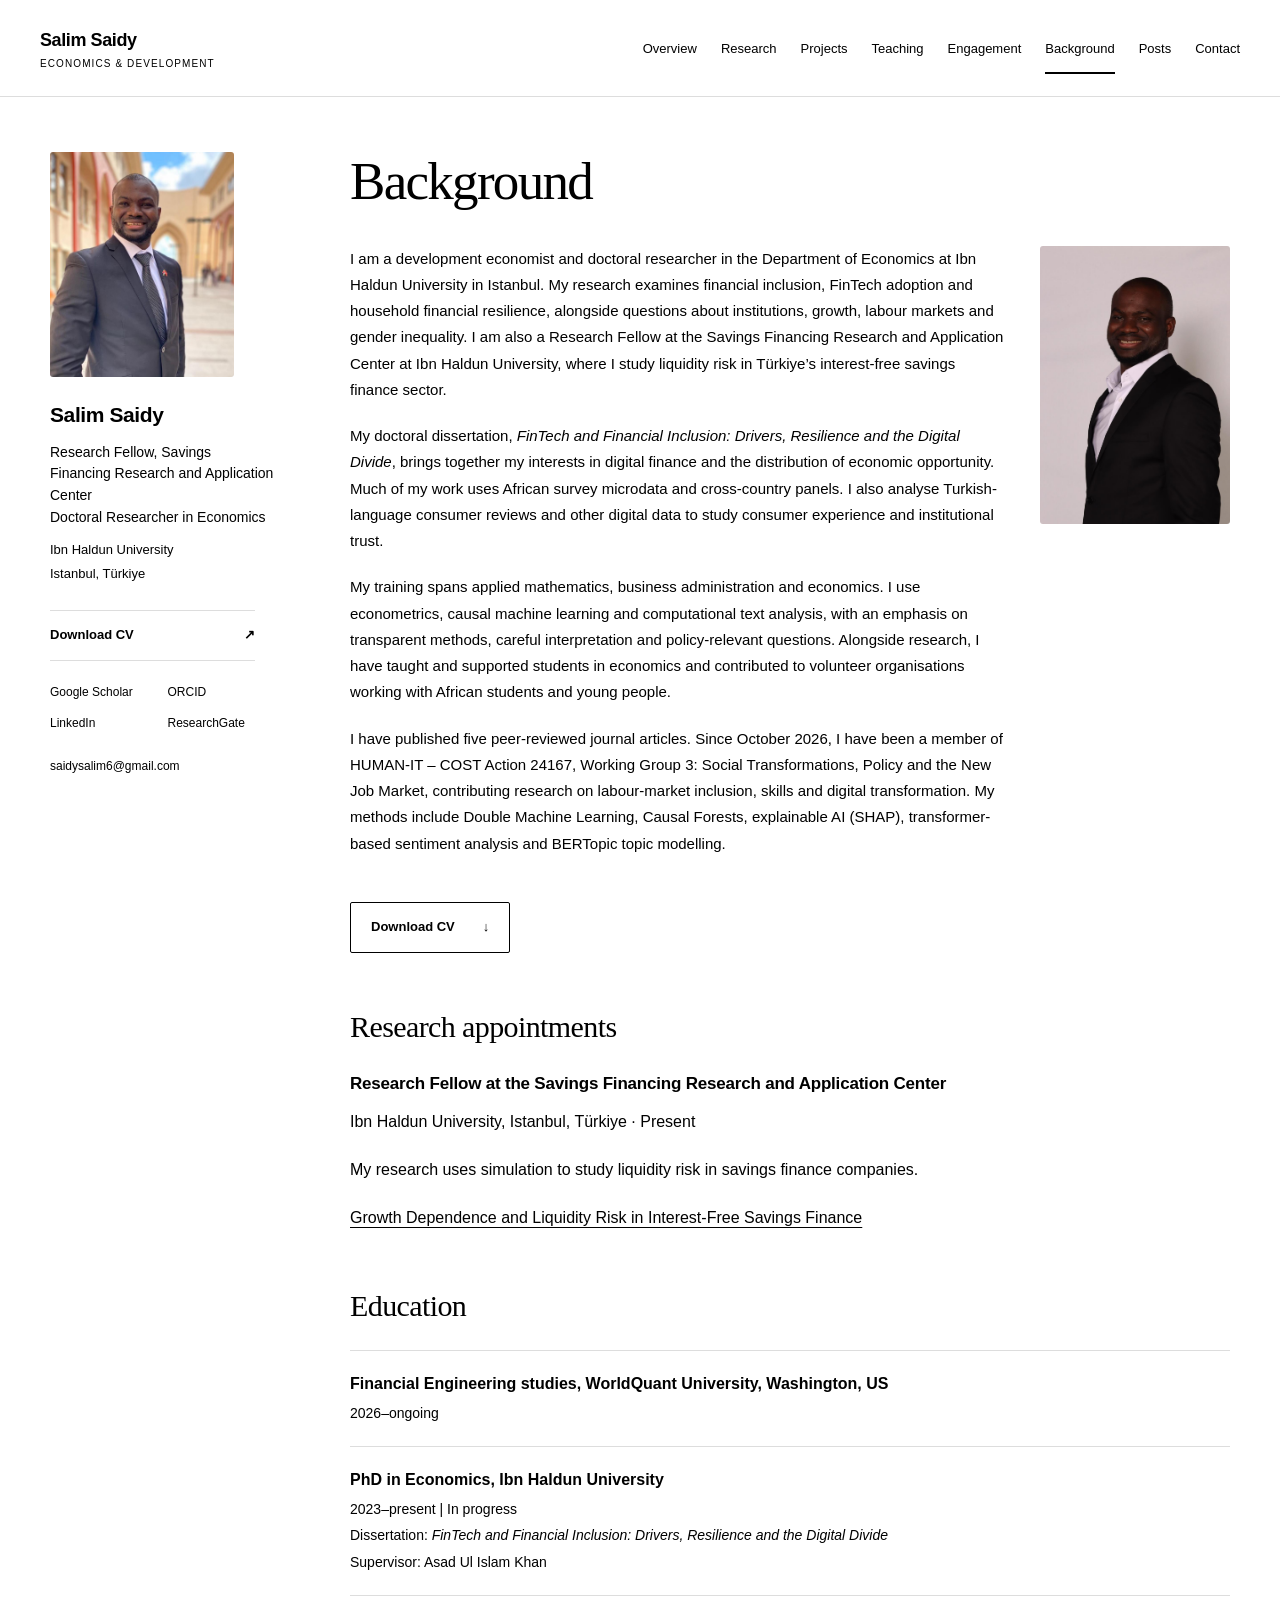
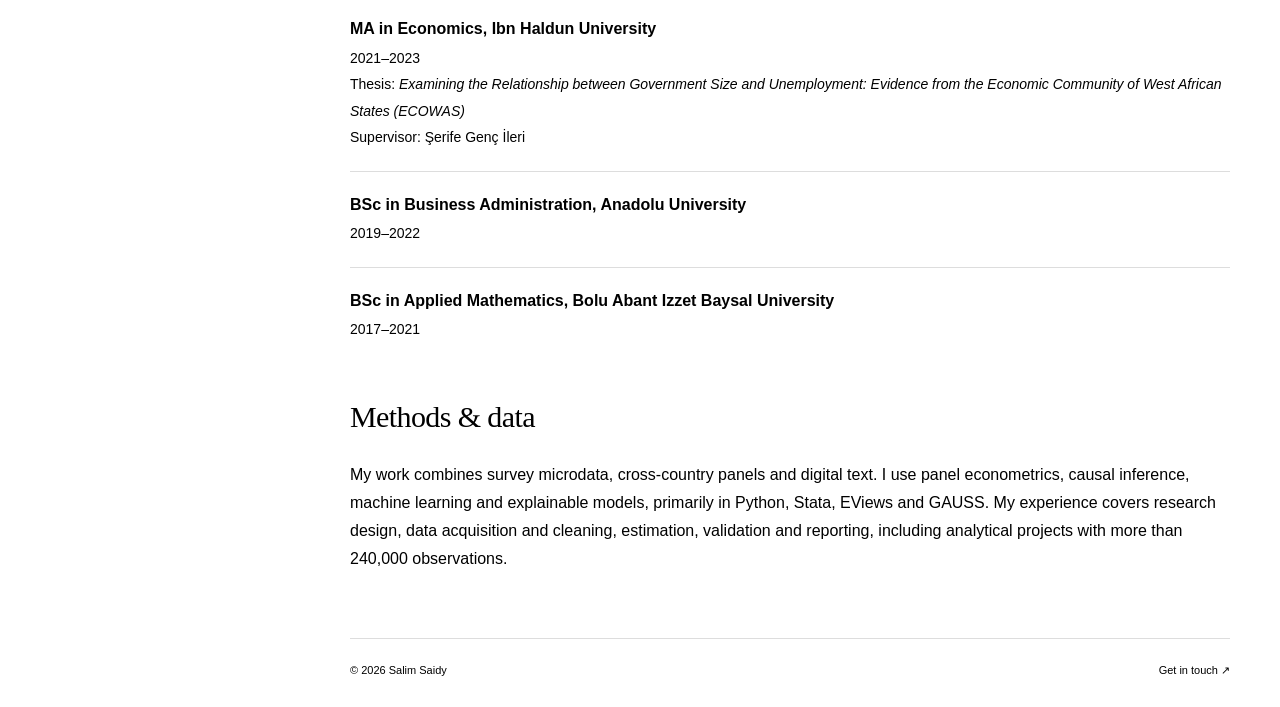
<file: about.html>
<!doctype html>
<html lang="en"><head><meta charset="utf-8"><meta name="viewport" content="width=device-width,initial-scale=1">
<title>Background | Salim Saidy</title><meta name="description" content="Salim Saidy’s academic background, education, methods and downloadable curriculum vitae."><meta name="theme-color" content="#174b49"><meta property="og:image" content="https://salimsaidy.github.io/assets/portrait.jpeg"><meta property="og:image:alt" content="Portrait of Salim Saidy"><meta name="twitter:card" content="summary"><meta name="twitter:image" content="https://salimsaidy.github.io/assets/portrait.jpeg">
<meta property="og:type" content="website"><meta property="og:title" content="Background | Salim Saidy"><meta property="og:description" content="Salim Saidy’s academic background, education, methods and downloadable curriculum vitae."><link rel="canonical" href="https://salimsaidy.github.io/about.html"><meta property="og:url" content="https://salimsaidy.github.io/about.html">
<link rel="icon" href="assets/favicon.svg?v=ss" type="image/svg+xml"><link rel="stylesheet" href="assets/style.css"><script src="assets/site.js" defer></script><script type="application/ld+json">{"@context": "https://schema.org", "@type": "ProfilePage", "@id": "https://salimsaidy.github.io/about.html#webpage", "mainEntity": {"@context": "https://schema.org", "@type": "Person", "name": "Salim Saidy", "jobTitle": "Doctoral researcher in Economics", "affiliation": {"@type": "CollegeOrUniversity", "name": "Ibn Haldun University"}, "sameAs": ["https://scholar.google.com/citations?user=xvXE91IAAAAJ", "https://orcid.org/0000-0003-2867-3429", "https://www.linkedin.com/in/salim-a-saidy/", "https://www.researchgate.net/profile/Salim-Saidy"], "url": "https://salimsaidy.github.io/", "@id": "https://salimsaidy.github.io/#person", "image": "https://salimsaidy.github.io/assets/portrait.jpeg"}}</script>
</head><body><a class="skip-link" href="#main">Skip to content</a>
<header class="masthead"><a class="wordmark" href="index.html">Salim Saidy<span>Economics &amp; development</span></a><button class="menu-toggle" aria-expanded="false" aria-controls="navigation">Menu <span aria-hidden="true">☰</span></button><nav id="navigation" aria-label="Main navigation"><a href="index.html">Overview</a><a href="research.html">Research</a><a href="projects.html">Projects</a><a href="teaching.html">Teaching</a><a href="engagement.html">Engagement</a><a href="about.html" aria-current="page">Background</a><a href="posts.html">Posts</a><a href="contact.html">Contact</a></nav></header>
<div class="site-layout"><aside class="profile" aria-label="Profile and contact">
<a href="index.html" class="portrait-link" aria-label="Salim Saidy, home"><img class="portrait" src="assets/portrait.jpeg" alt="Salim Saidy smiling outdoors in a suit and tie" width="828" height="1402"></a>
<p class="profile-name">Salim Saidy</p><p class="profile-role">Research Fellow, Savings Financing Research and Application Center<br><span class="mobile-only" aria-hidden="true"> · </span>Doctoral Researcher in Economics</p><p class="profile-affiliation">Ibn Haldun University<br><span class="mobile-only" aria-hidden="true"> · </span>Istanbul, Türkiye</p>
<a class="cv-link" href="assets/Salim_Saidy_CV.pdf">Download CV <span aria-hidden="true">↗</span><span class="sr-only"> (PDF)</span></a>
<div class="profile-links"><a href="https://scholar.google.com/citations?user=xvXE91IAAAAJ&amp;hl=en">Google Scholar</a><a href="https://orcid.org/0000-0003-2867-3429">ORCID</a><a href="https://www.linkedin.com/in/salim-a-saidy/">LinkedIn</a><a href="https://www.researchgate.net/profile/Salim-Saidy">ResearchGate</a></div>
<a class="profile-email" href="mailto:saidysalim6@gmail.com">saidysalim6@gmail.com</a></aside><main id="main"><header class="page-heading"><h1>Background</h1></header><div class="about-intro"><div><p>I am a development economist and doctoral researcher in the Department of Economics at Ibn Haldun University in Istanbul. My research examines financial inclusion, FinTech adoption and household financial resilience, alongside questions about institutions, growth, labour markets and gender inequality. I am also a Research Fellow at the Savings Financing Research and Application Center at Ibn Haldun University, where I study liquidity risk in Türkiye’s interest-free savings finance sector.</p><p>My doctoral dissertation, <em>FinTech and Financial Inclusion: Drivers, Resilience and the Digital Divide</em>, brings together my interests in digital finance and the distribution of economic opportunity. Much of my work uses African survey microdata and cross-country panels. I also analyse Turkish-language consumer reviews and other digital data to study consumer experience and institutional trust.</p><p>My training spans applied mathematics, business administration and economics. I use econometrics, causal machine learning and computational text analysis, with an emphasis on transparent methods, careful interpretation and policy-relevant questions. Alongside research, I have taught and supported students in economics and contributed to volunteer organisations working with African students and young people.</p><p>I have published five peer-reviewed journal articles. Since October 2026, I have been a member of HUMAN-IT – COST Action 24167, Working Group 3: Social Transformations, Policy and the New Job Market, contributing research on labour-market inclusion, skills and digital transformation. My methods include Double Machine Learning, Causal Forests, explainable AI (SHAP), transformer-based sentiment analysis and BERTopic topic modelling.</p></div><img src="assets/studio.jpeg" alt="Salim Saidy smiling in a dark suit against a plain studio background" width="897" height="1600" loading="lazy"></div><div class="action-row"><a class="button" href="assets/Salim_Saidy_CV.pdf">Download CV <span aria-hidden="true">↓</span><span class="sr-only"> (PDF)</span></a></div><section><h2>Research appointments</h2><h3>Research Fellow at the Savings Financing Research and Application Center</h3><p>Ibn Haldun University, Istanbul, Türkiye · Present</p><p>My research uses simulation to study liquidity risk in savings finance companies.</p><p><a href="projects.html#savings-finance">Growth Dependence and Liquidity Risk in Interest-Free Savings Finance</a></p></section><section><h2>Education</h2><div class="education"><p><strong>Financial Engineering studies, WorldQuant University, Washington, US</strong><br>2026–ongoing</p><p><strong>PhD in Economics, Ibn Haldun University</strong><br>2023–present | In progress<br>Dissertation: <em>FinTech and Financial Inclusion: Drivers, Resilience and the Digital Divide</em><br>Supervisor: Asad Ul Islam Khan</p><p><strong>MA in Economics, Ibn Haldun University</strong><br>2021–2023<br>Thesis: <em>Examining the Relationship between Government Size and Unemployment: Evidence from the Economic Community of West African States (ECOWAS)</em><br>Supervisor: Şerife Genç İleri</p><p><strong>BSc in Business Administration, Anadolu University</strong><br>2019–2022</p><p><strong>BSc in Applied Mathematics, Bolu Abant Izzet Baysal University</strong><br>2017–2021</p></div></section><section><h2>Methods &amp; data</h2><p>My work combines survey microdata, cross-country panels and digital text. I use panel econometrics, causal inference, machine learning and explainable models, primarily in Python, Stata, EViews and GAUSS. My experience covers research design, data acquisition and cleaning, estimation, validation and reporting, including analytical projects with more than 240,000 observations.</p></section><footer><p>© 2026 Salim Saidy</p><a href="contact.html">Get in touch <span aria-hidden="true">↗</span></a></footer></main></div></body></html>
</file>
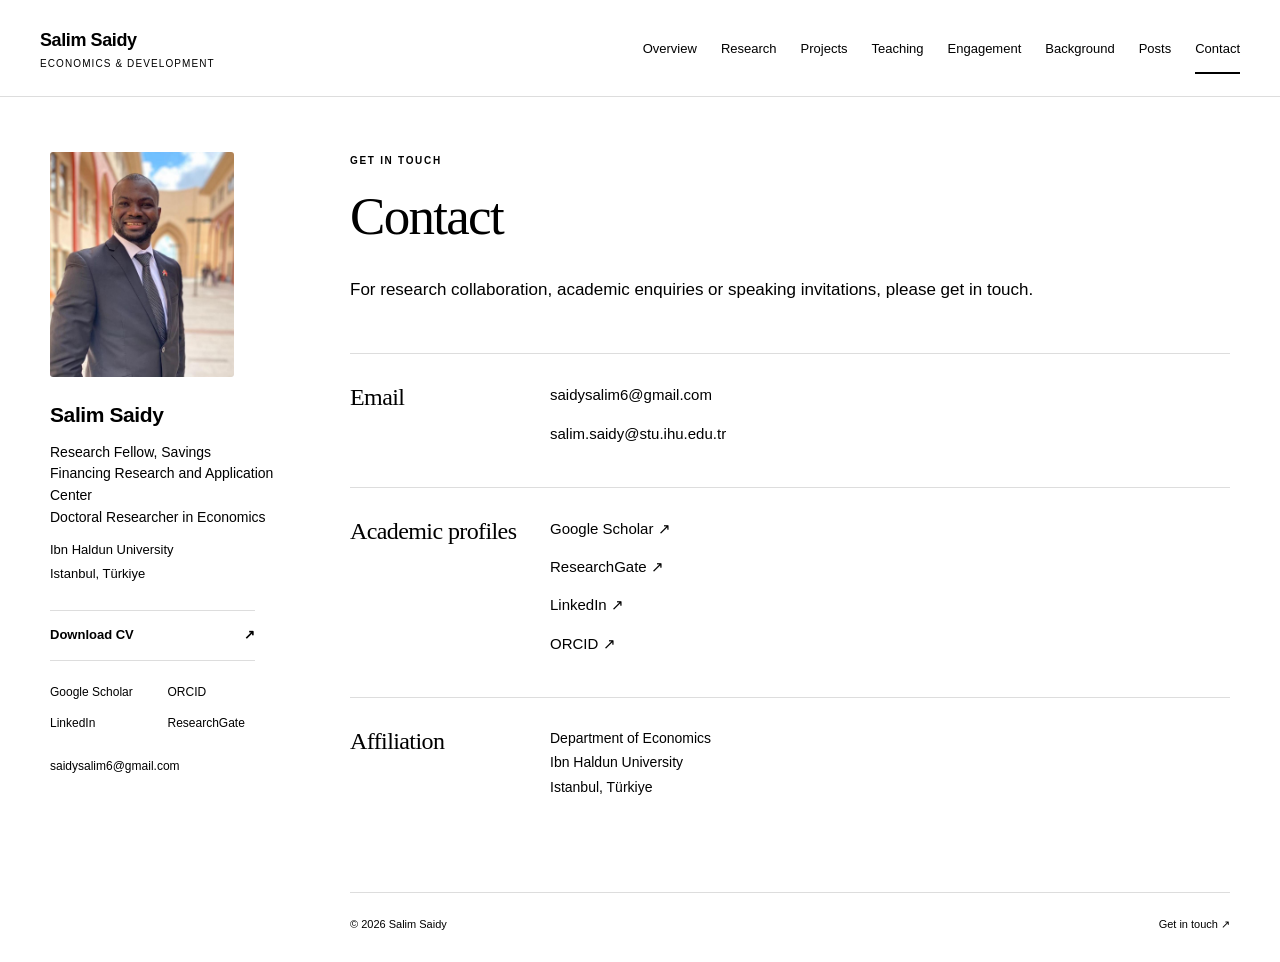
<file: contact.html>
<!doctype html>
<html lang="en"><head><meta charset="utf-8"><meta name="viewport" content="width=device-width,initial-scale=1">
<title>Contact | Salim Saidy</title><meta name="description" content="Contact Salim Saidy for research collaboration, academic enquiries and speaking invitations."><meta name="theme-color" content="#174b49"><meta property="og:image" content="https://salimsaidy.github.io/assets/portrait.jpeg"><meta property="og:image:alt" content="Portrait of Salim Saidy"><meta name="twitter:card" content="summary"><meta name="twitter:image" content="https://salimsaidy.github.io/assets/portrait.jpeg">
<meta property="og:type" content="website"><meta property="og:title" content="Contact | Salim Saidy"><meta property="og:description" content="Contact Salim Saidy for research collaboration, academic enquiries and speaking invitations."><link rel="canonical" href="https://salimsaidy.github.io/contact.html"><meta property="og:url" content="https://salimsaidy.github.io/contact.html">
<link rel="icon" href="assets/favicon.svg?v=ss" type="image/svg+xml"><link rel="stylesheet" href="assets/style.css"><script src="assets/site.js" defer></script><script type="application/ld+json">{"@context": "https://schema.org", "@type": "WebPage", "@id": "https://salimsaidy.github.io/contact.html#webpage", "mainEntity": {"@context": "https://schema.org", "@type": "Person", "name": "Salim Saidy", "jobTitle": "Doctoral researcher in Economics", "affiliation": {"@type": "CollegeOrUniversity", "name": "Ibn Haldun University"}, "sameAs": ["https://scholar.google.com/citations?user=xvXE91IAAAAJ", "https://orcid.org/0000-0003-2867-3429", "https://www.linkedin.com/in/salim-a-saidy/", "https://www.researchgate.net/profile/Salim-Saidy"], "url": "https://salimsaidy.github.io/", "@id": "https://salimsaidy.github.io/#person", "image": "https://salimsaidy.github.io/assets/portrait.jpeg"}}</script>
</head><body><a class="skip-link" href="#main">Skip to content</a>
<header class="masthead"><a class="wordmark" href="index.html">Salim Saidy<span>Economics &amp; development</span></a><button class="menu-toggle" aria-expanded="false" aria-controls="navigation">Menu <span aria-hidden="true">☰</span></button><nav id="navigation" aria-label="Main navigation"><a href="index.html">Overview</a><a href="research.html">Research</a><a href="projects.html">Projects</a><a href="teaching.html">Teaching</a><a href="engagement.html">Engagement</a><a href="about.html">Background</a><a href="posts.html">Posts</a><a href="contact.html" aria-current="page">Contact</a></nav></header>
<div class="site-layout"><aside class="profile" aria-label="Profile and contact">
<a href="index.html" class="portrait-link" aria-label="Salim Saidy, home"><img class="portrait" src="assets/portrait.jpeg" alt="Salim Saidy smiling outdoors in a suit and tie" width="828" height="1402"></a>
<p class="profile-name">Salim Saidy</p><p class="profile-role">Research Fellow, Savings Financing Research and Application Center<br><span class="mobile-only" aria-hidden="true"> · </span>Doctoral Researcher in Economics</p><p class="profile-affiliation">Ibn Haldun University<br><span class="mobile-only" aria-hidden="true"> · </span>Istanbul, Türkiye</p>
<a class="cv-link" href="assets/Salim_Saidy_CV.pdf">Download CV <span aria-hidden="true">↗</span><span class="sr-only"> (PDF)</span></a>
<div class="profile-links"><a href="https://scholar.google.com/citations?user=xvXE91IAAAAJ&amp;hl=en">Google Scholar</a><a href="https://orcid.org/0000-0003-2867-3429">ORCID</a><a href="https://www.linkedin.com/in/salim-a-saidy/">LinkedIn</a><a href="https://www.researchgate.net/profile/Salim-Saidy">ResearchGate</a></div>
<a class="profile-email" href="mailto:saidysalim6@gmail.com">saidysalim6@gmail.com</a></aside><main id="main"><header class="page-heading"><p class="eyebrow">Get in touch</p><h1>Contact</h1><p>For research collaboration, academic enquiries or speaking invitations, please get in touch.</p></header><section class="contact-list"><div><h2>Email</h2><a href="mailto:saidysalim6@gmail.com">saidysalim6@gmail.com</a><a href="mailto:salim.saidy@stu.ihu.edu.tr">salim.saidy@stu.ihu.edu.tr</a></div><div><h2>Academic profiles</h2><a href="https://scholar.google.com/citations?user=xvXE91IAAAAJ&amp;hl=en">Google Scholar ↗</a><a href="https://www.researchgate.net/profile/Salim-Saidy">ResearchGate ↗</a><a href="https://www.linkedin.com/in/salim-a-saidy/">LinkedIn ↗</a><a href="https://orcid.org/0000-0003-2867-3429">ORCID ↗</a></div><div><h2>Affiliation</h2><p>Department of Economics<br>Ibn Haldun University<br>Istanbul, Türkiye</p></div></section><footer><p>© 2026 Salim Saidy</p><a href="contact.html">Get in touch <span aria-hidden="true">↗</span></a></footer></main></div></body></html>
</file>
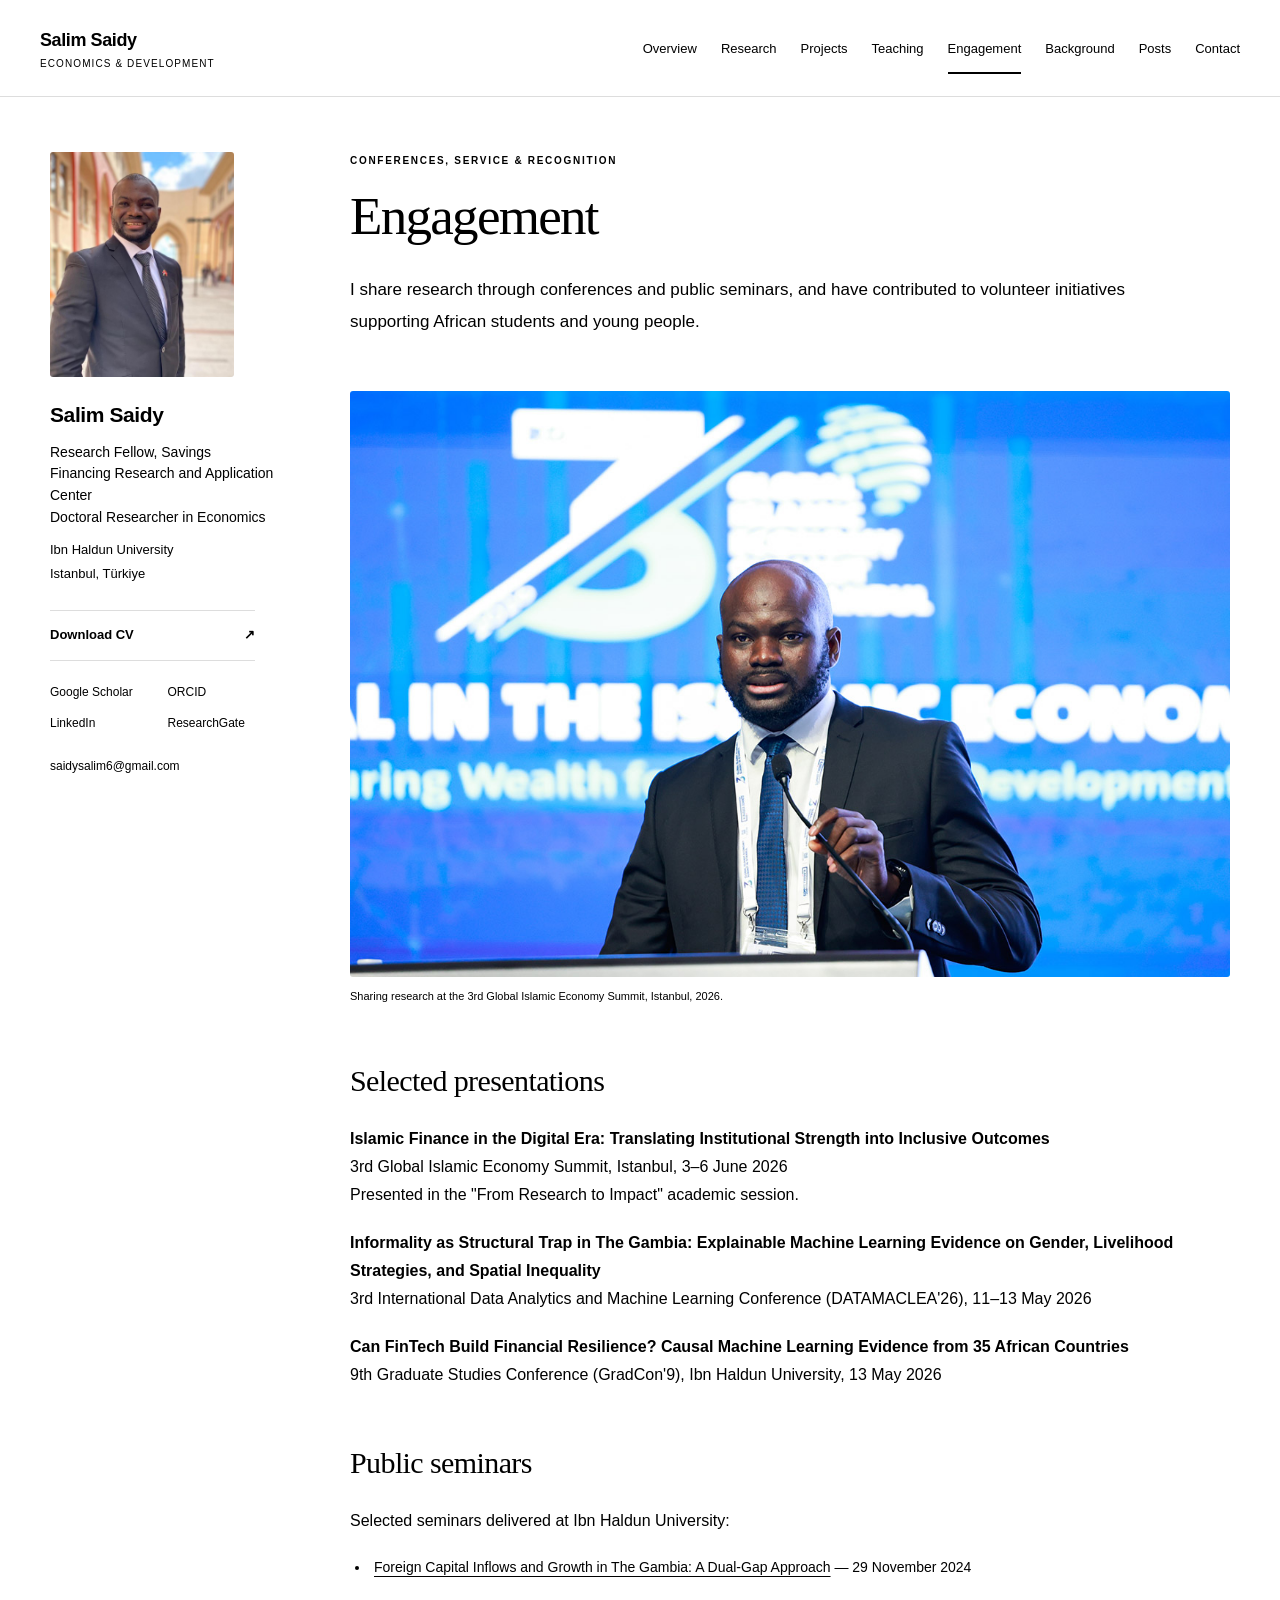
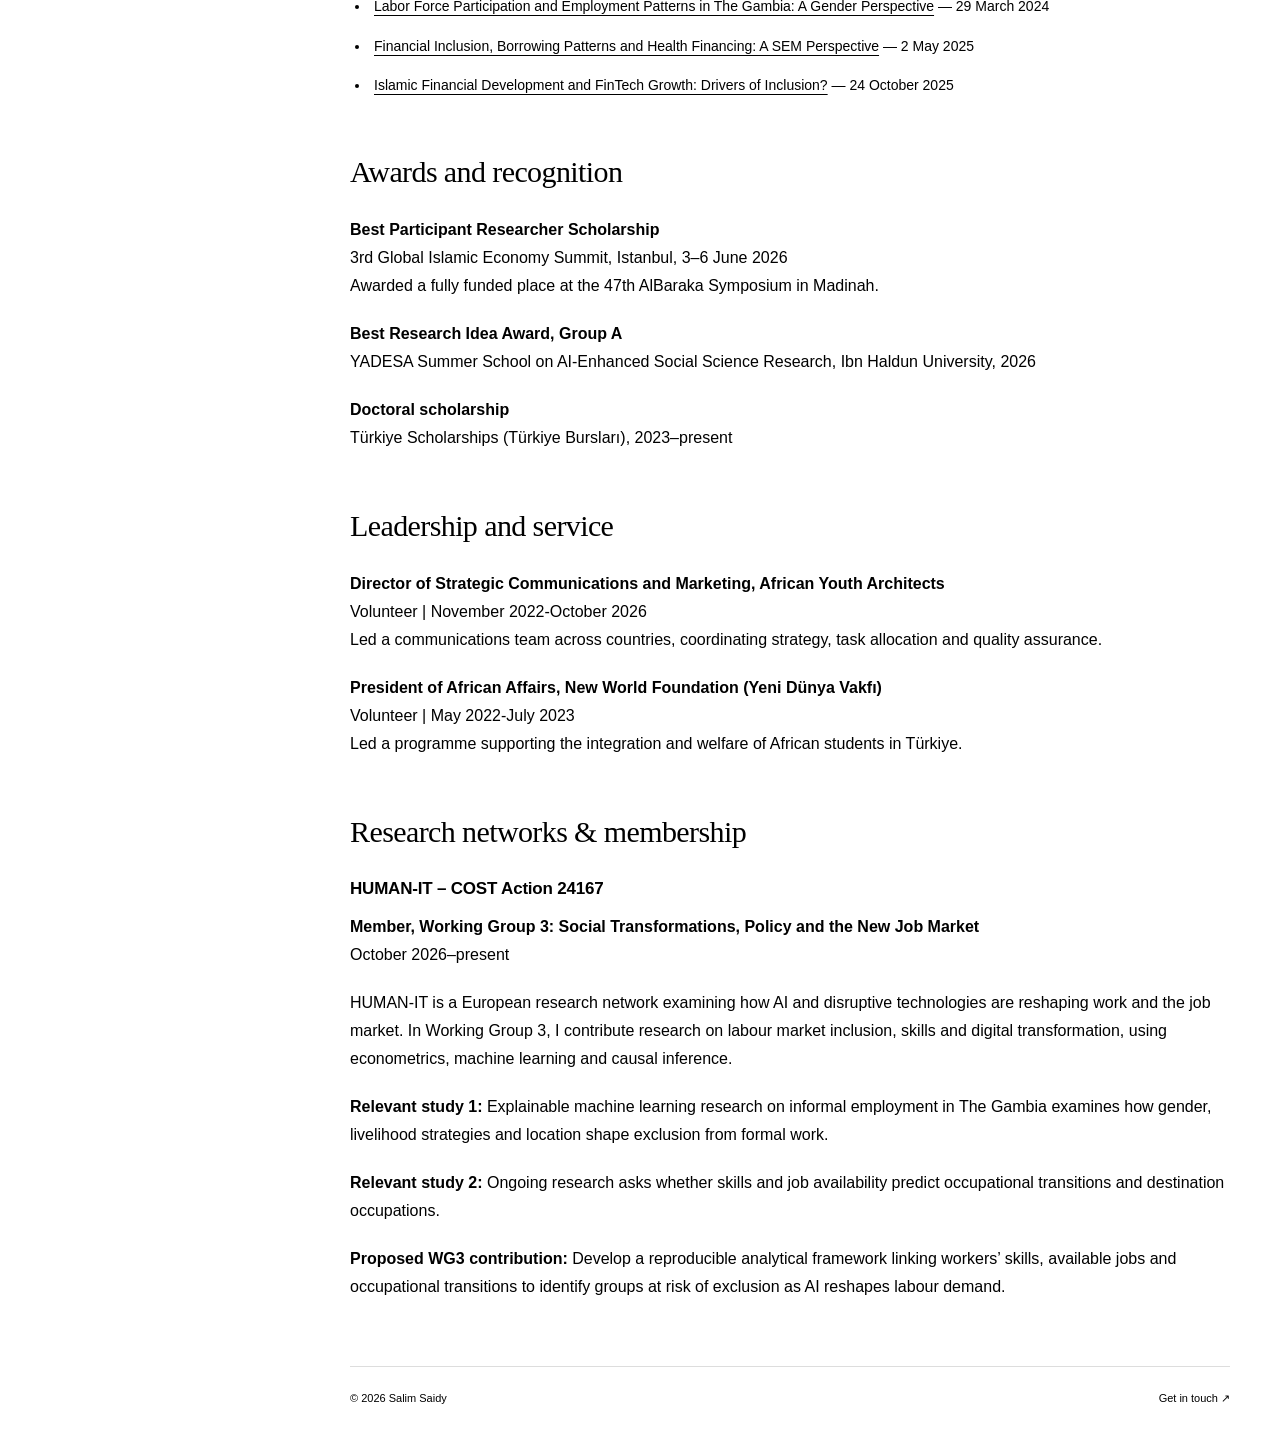
<file: engagement.html>
<!doctype html>
<html lang="en"><head><meta charset="utf-8"><meta name="viewport" content="width=device-width,initial-scale=1">
<title>Engagement | Salim Saidy</title><meta name="description" content="Salim Saidy’s conference presentations, public seminars, awards and volunteer service."><meta name="theme-color" content="#174b49"><meta property="og:image" content="https://salimsaidy.github.io/assets/portrait.jpeg"><meta property="og:image:alt" content="Portrait of Salim Saidy"><meta name="twitter:card" content="summary"><meta name="twitter:image" content="https://salimsaidy.github.io/assets/portrait.jpeg">
<meta property="og:type" content="website"><meta property="og:title" content="Engagement | Salim Saidy"><meta property="og:description" content="Salim Saidy’s conference presentations, public seminars, awards and volunteer service."><link rel="canonical" href="https://salimsaidy.github.io/engagement.html"><meta property="og:url" content="https://salimsaidy.github.io/engagement.html">
<link rel="icon" href="assets/favicon.svg?v=ss" type="image/svg+xml"><link rel="stylesheet" href="assets/style.css"><script src="assets/site.js" defer></script><script type="application/ld+json">{"@context": "https://schema.org", "@type": "WebPage", "@id": "https://salimsaidy.github.io/engagement.html#webpage", "mainEntity": {"@context": "https://schema.org", "@type": "Person", "name": "Salim Saidy", "jobTitle": "Doctoral researcher in Economics", "affiliation": {"@type": "CollegeOrUniversity", "name": "Ibn Haldun University"}, "sameAs": ["https://scholar.google.com/citations?user=xvXE91IAAAAJ", "https://orcid.org/0000-0003-2867-3429", "https://www.linkedin.com/in/salim-a-saidy/", "https://www.researchgate.net/profile/Salim-Saidy"], "url": "https://salimsaidy.github.io/", "@id": "https://salimsaidy.github.io/#person", "image": "https://salimsaidy.github.io/assets/portrait.jpeg"}}</script>
</head><body><a class="skip-link" href="#main">Skip to content</a>
<header class="masthead"><a class="wordmark" href="index.html">Salim Saidy<span>Economics &amp; development</span></a><button class="menu-toggle" aria-expanded="false" aria-controls="navigation">Menu <span aria-hidden="true">☰</span></button><nav id="navigation" aria-label="Main navigation"><a href="index.html">Overview</a><a href="research.html">Research</a><a href="projects.html">Projects</a><a href="teaching.html">Teaching</a><a href="engagement.html" aria-current="page">Engagement</a><a href="about.html">Background</a><a href="posts.html">Posts</a><a href="contact.html">Contact</a></nav></header>
<div class="site-layout"><aside class="profile" aria-label="Profile and contact">
<a href="index.html" class="portrait-link" aria-label="Salim Saidy, home"><img class="portrait" src="assets/portrait.jpeg" alt="Salim Saidy smiling outdoors in a suit and tie" width="828" height="1402"></a>
<p class="profile-name">Salim Saidy</p><p class="profile-role">Research Fellow, Savings Financing Research and Application Center<br><span class="mobile-only" aria-hidden="true"> · </span>Doctoral Researcher in Economics</p><p class="profile-affiliation">Ibn Haldun University<br><span class="mobile-only" aria-hidden="true"> · </span>Istanbul, Türkiye</p>
<a class="cv-link" href="assets/Salim_Saidy_CV.pdf">Download CV <span aria-hidden="true">↗</span><span class="sr-only"> (PDF)</span></a>
<div class="profile-links"><a href="https://scholar.google.com/citations?user=xvXE91IAAAAJ&amp;hl=en">Google Scholar</a><a href="https://orcid.org/0000-0003-2867-3429">ORCID</a><a href="https://www.linkedin.com/in/salim-a-saidy/">LinkedIn</a><a href="https://www.researchgate.net/profile/Salim-Saidy">ResearchGate</a></div>
<a class="profile-email" href="mailto:saidysalim6@gmail.com">saidysalim6@gmail.com</a></aside><main id="main"><header class="page-heading"><p class="eyebrow">Conferences, service &amp; recognition</p><h1>Engagement</h1><p>I share research through conferences and public seminars, and have contributed to volunteer initiatives supporting African students and young people.</p></header><figure class="event-photo"><img src="assets/conference.jpg" alt="Salim Saidy speaking at a conference lectern against a blue event backdrop" width="1200" height="800" loading="lazy"><figcaption>Sharing research at the 3rd Global Islamic Economy Summit, Istanbul, 2026.</figcaption></figure><section id="selected-presentations"><h2>Selected presentations</h2><p><strong>Islamic Finance in the Digital Era: Translating Institutional Strength into Inclusive Outcomes</strong><br>3rd Global Islamic Economy Summit, Istanbul, 3–6 June 2026<br>Presented in the &quot;From Research to Impact&quot; academic session.</p><p><strong>Informality as Structural Trap in The Gambia: Explainable Machine Learning Evidence on Gender, Livelihood Strategies, and Spatial Inequality</strong><br>3rd International Data Analytics and Machine Learning Conference (DATAMACLEA&#x27;26), 11–13 May 2026</p><p><strong>Can FinTech Build Financial Resilience? Causal Machine Learning Evidence from 35 African Countries</strong><br>9th Graduate Studies Conference (GradCon&#x27;9), Ibn Haldun University, 13 May 2026</p></section><section id="public-seminars"><h2>Public seminars</h2><p>Selected seminars delivered at Ibn Haldun University:</p><ul><li><a href="https://econ.ihu.edu.tr/en/foreign-capital-inflows-and-growth-in-the-gambia-a-dual-gap-approach">Foreign Capital Inflows and Growth in The Gambia: A Dual-Gap Approach</a> — 29 November 2024</li><li><a href="https://econ.ihu.edu.tr/en/labor-force-participation-and-employment-patterns-in-the-gambia-a-gender-perspective">Labor Force Participation and Employment Patterns in The Gambia: A Gender Perspective</a> — 29 March 2024</li><li><a href="https://econ.ihu.edu.tr/en/financial-incl-borrowing-patterns-and-health-financing-a-sem-perspective">Financial Inclusion, Borrowing Patterns and Health Financing: A SEM Perspective</a> — 2 May 2025</li><li><a href="https://econ.ihu.edu.tr/en/islamic-finance-development-and-fintech-growth">Islamic Financial Development and FinTech Growth: Drivers of Inclusion?</a> — 24 October 2025</li></ul></section><section id="awards-and-recognition"><h2>Awards and recognition</h2><p><strong>Best Participant Researcher Scholarship</strong><br>3rd Global Islamic Economy Summit, Istanbul, 3–6 June 2026<br>Awarded a fully funded place at the 47th AlBaraka Symposium in Madinah.</p><p><strong>Best Research Idea Award, Group A</strong><br>YADESA Summer School on AI-Enhanced Social Science Research, Ibn Haldun University, 2026</p><p><strong>Doctoral scholarship</strong><br>Türkiye Scholarships (Türkiye Bursları), 2023–present</p></section><section id="leadership-and-service"><h2>Leadership and service</h2><p><strong>Director of Strategic Communications and Marketing, African Youth Architects</strong>  <br>Volunteer | November 2022-October 2026  <br>Led a communications team across countries, coordinating strategy, task allocation and quality assurance.</p><p><strong>President of African Affairs, New World Foundation (Yeni Dünya Vakfı)</strong>  <br>Volunteer | May 2022-July 2023  <br>Led a programme supporting the integration and welfare of African students in Türkiye.</p></section><section id="research-networks"><h2>Research networks &amp; membership</h2><h3>HUMAN-IT – COST Action 24167</h3><p><strong>Member, Working Group 3: Social Transformations, Policy and the New Job Market</strong><br>October 2026–present</p><p>HUMAN-IT is a European research network examining how AI and disruptive technologies are reshaping work and the job market. In Working Group 3, I contribute research on labour market inclusion, skills and digital transformation, using econometrics, machine learning and causal inference.</p><p><strong>Relevant study 1:</strong> Explainable machine learning research on informal employment in The Gambia examines how gender, livelihood strategies and location shape exclusion from formal work.</p><p><strong>Relevant study 2:</strong> Ongoing research asks whether skills and job availability predict occupational transitions and destination occupations.</p><p><strong>Proposed WG3 contribution:</strong> Develop a reproducible analytical framework linking workers’ skills, available jobs and occupational transitions to identify groups at risk of exclusion as AI reshapes labour demand.</p></section><footer><p>© 2026 Salim Saidy</p><a href="contact.html">Get in touch <span aria-hidden="true">↗</span></a></footer></main></div></body></html>
</file>
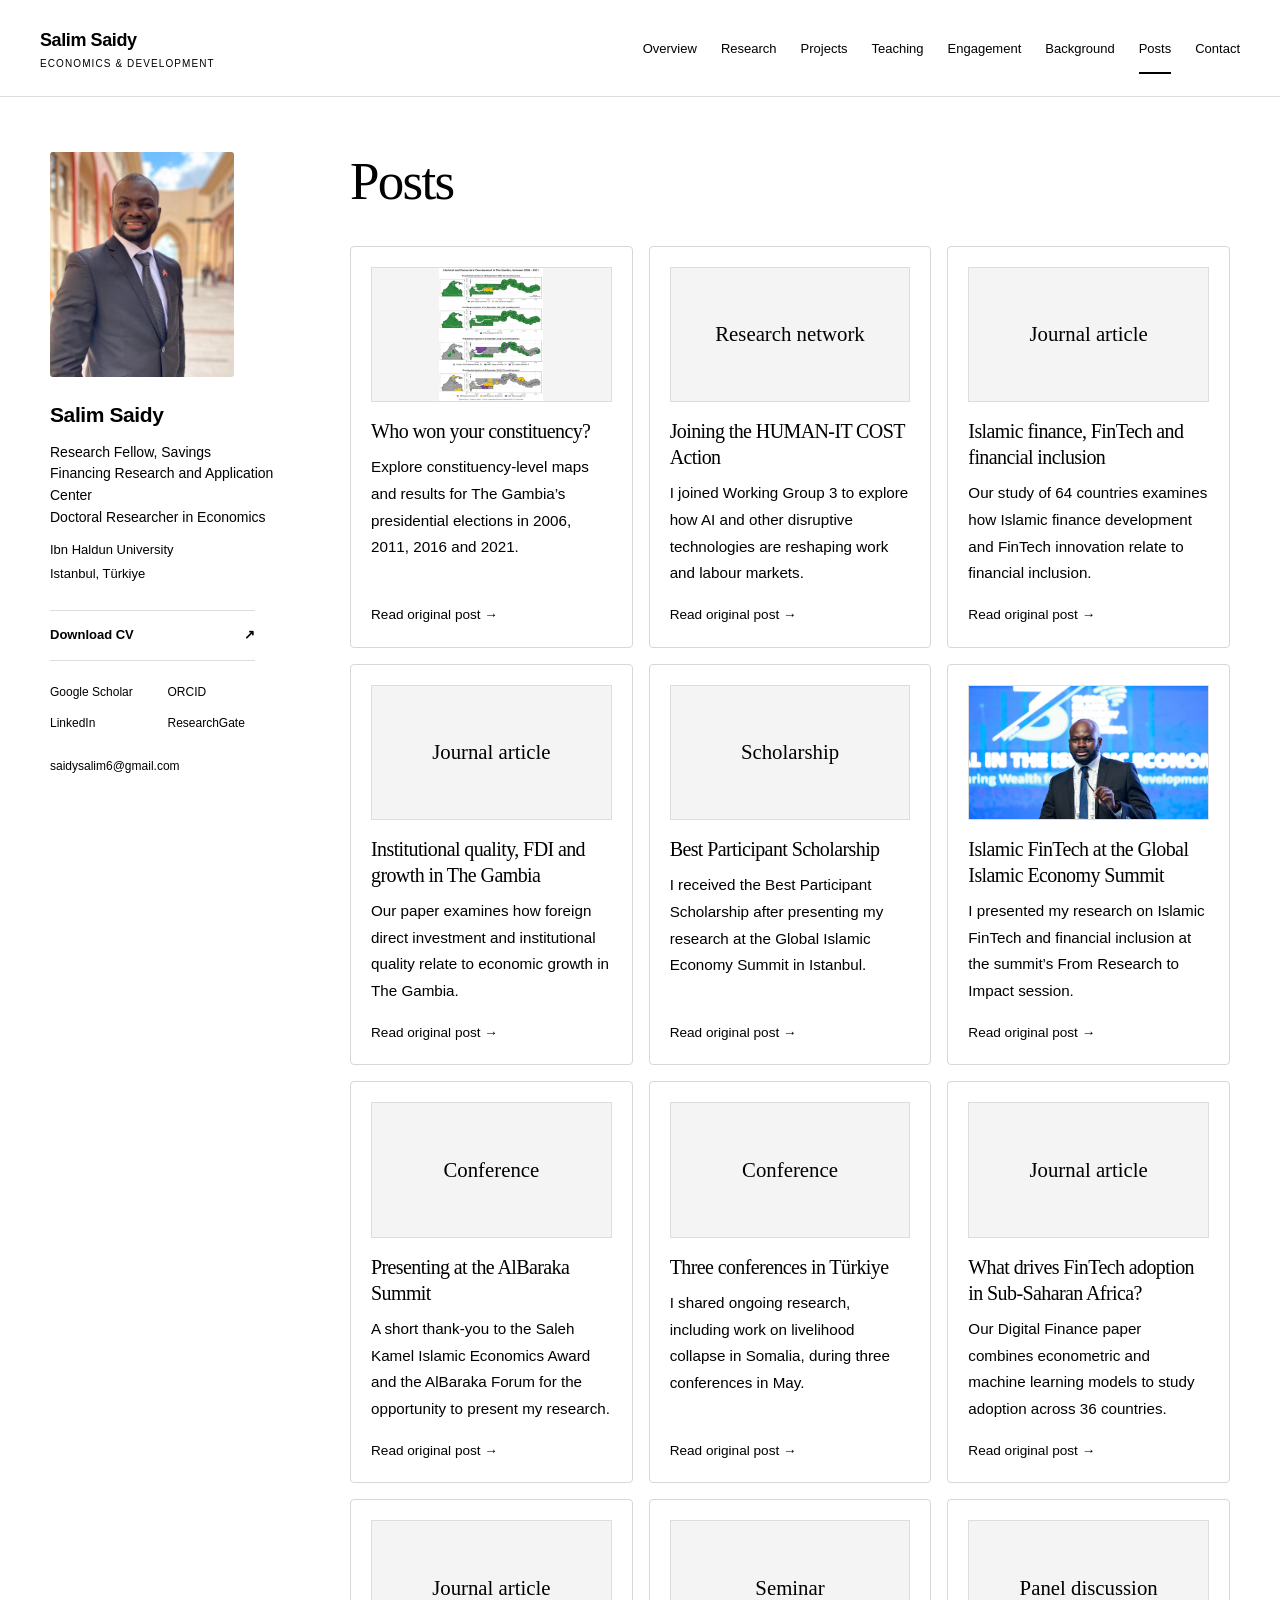
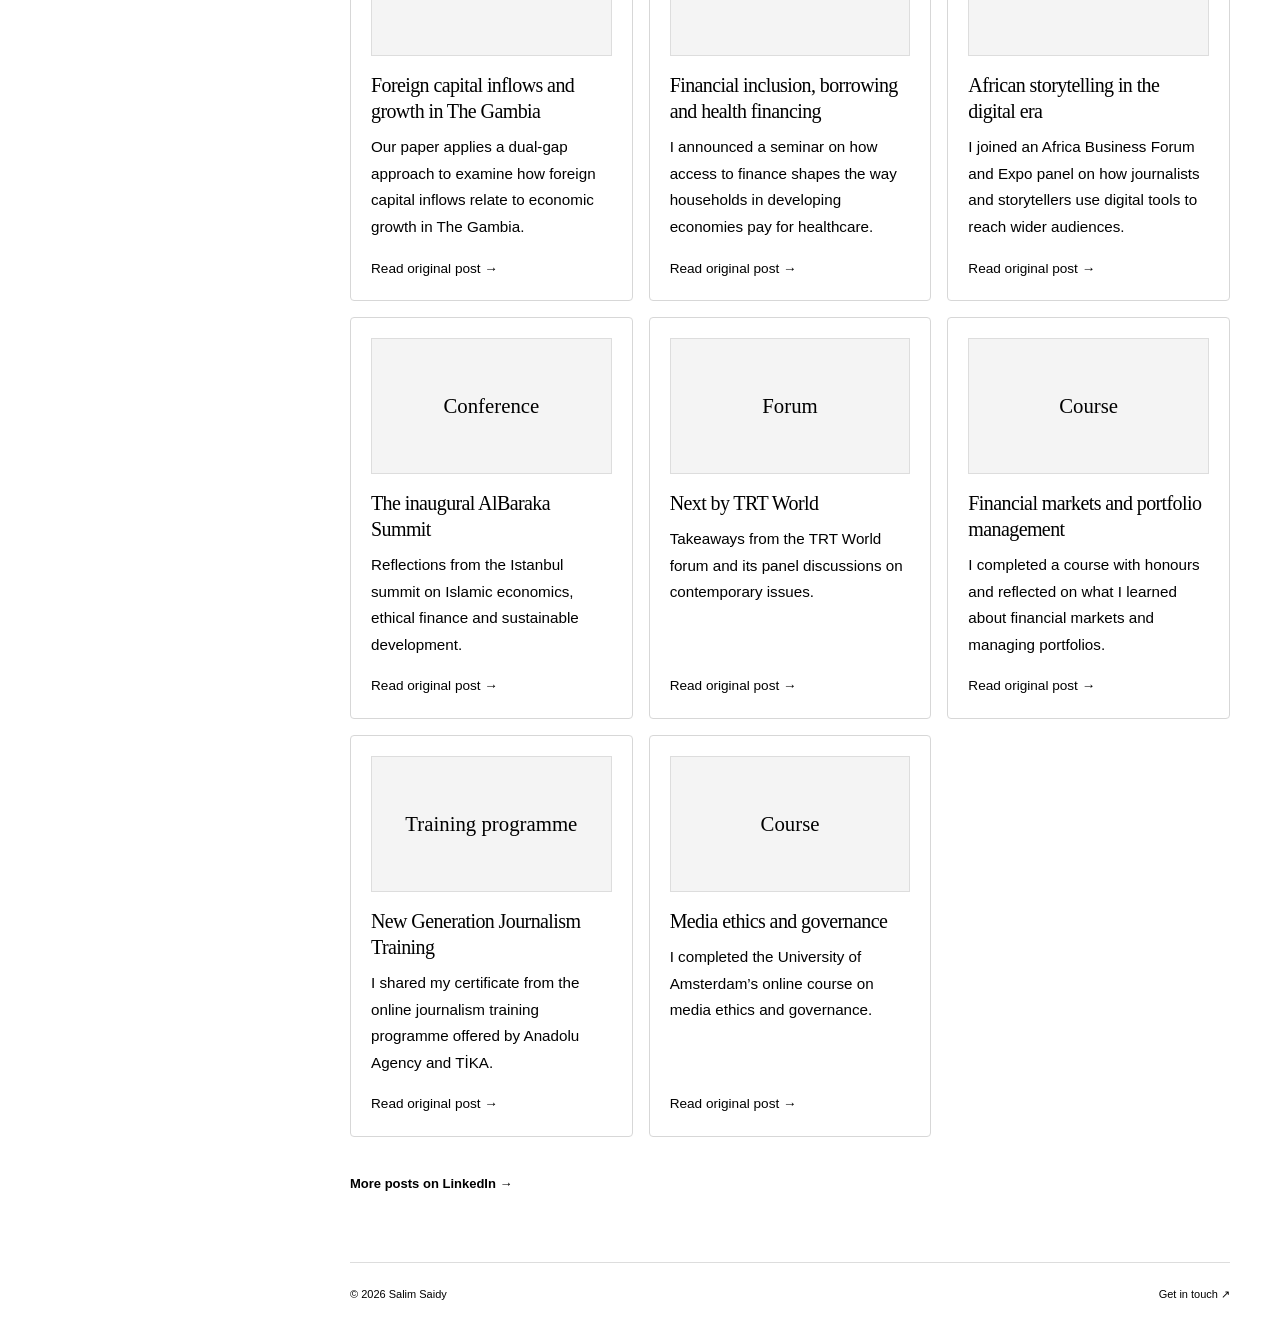
<file: posts.html>
<!doctype html>
<html lang="en"><head><meta charset="utf-8"><meta name="viewport" content="width=device-width,initial-scale=1">
<title>Posts | Salim Saidy</title><meta name="description" content="Posts by Salim Saidy on research, publications and academic activities."><meta name="theme-color" content="#174b49"><meta property="og:image" content="https://salimsaidy.github.io/assets/portrait.jpeg"><meta property="og:image:alt" content="Portrait of Salim Saidy"><meta name="twitter:card" content="summary"><meta name="twitter:image" content="https://salimsaidy.github.io/assets/portrait.jpeg">
<meta property="og:type" content="website"><meta property="og:title" content="Posts | Salim Saidy"><meta property="og:description" content="Posts by Salim Saidy on research, publications and academic activities."><link rel="canonical" href="https://salimsaidy.github.io/posts.html"><meta property="og:url" content="https://salimsaidy.github.io/posts.html">
<link rel="icon" href="assets/favicon.svg?v=ss" type="image/svg+xml"><link rel="stylesheet" href="assets/style.css"><script src="assets/site.js" defer></script><script type="application/ld+json">{"@context": "https://schema.org", "@type": "WebPage", "@id": "https://salimsaidy.github.io/posts.html#webpage", "mainEntity": {"@context": "https://schema.org", "@type": "Person", "name": "Salim Saidy", "jobTitle": "Doctoral researcher in Economics", "affiliation": {"@type": "CollegeOrUniversity", "name": "Ibn Haldun University"}, "sameAs": ["https://scholar.google.com/citations?user=xvXE91IAAAAJ", "https://orcid.org/0000-0003-2867-3429", "https://www.linkedin.com/in/salim-a-saidy/", "https://www.researchgate.net/profile/Salim-Saidy"], "url": "https://salimsaidy.github.io/", "@id": "https://salimsaidy.github.io/#person", "image": "https://salimsaidy.github.io/assets/portrait.jpeg"}}</script>
</head><body><a class="skip-link" href="#main">Skip to content</a>
<header class="masthead"><a class="wordmark" href="index.html">Salim Saidy<span>Economics &amp; development</span></a><button class="menu-toggle" aria-expanded="false" aria-controls="navigation">Menu <span aria-hidden="true">☰</span></button><nav id="navigation" aria-label="Main navigation"><a href="index.html">Overview</a><a href="research.html">Research</a><a href="projects.html">Projects</a><a href="teaching.html">Teaching</a><a href="engagement.html">Engagement</a><a href="about.html">Background</a><a href="posts.html" aria-current="page">Posts</a><a href="contact.html">Contact</a></nav></header>
<div class="site-layout"><aside class="profile" aria-label="Profile and contact">
<a href="index.html" class="portrait-link" aria-label="Salim Saidy, home"><img class="portrait" src="assets/portrait.jpeg" alt="Salim Saidy smiling outdoors in a suit and tie" width="828" height="1402"></a>
<p class="profile-name">Salim Saidy</p><p class="profile-role">Research Fellow, Savings Financing Research and Application Center<br><span class="mobile-only" aria-hidden="true"> · </span>Doctoral Researcher in Economics</p><p class="profile-affiliation">Ibn Haldun University<br><span class="mobile-only" aria-hidden="true"> · </span>Istanbul, Türkiye</p>
<a class="cv-link" href="assets/Salim_Saidy_CV.pdf">Download CV <span aria-hidden="true">↗</span><span class="sr-only"> (PDF)</span></a>
<div class="profile-links"><a href="https://scholar.google.com/citations?user=xvXE91IAAAAJ&amp;hl=en">Google Scholar</a><a href="https://orcid.org/0000-0003-2867-3429">ORCID</a><a href="https://www.linkedin.com/in/salim-a-saidy/">LinkedIn</a><a href="https://www.researchgate.net/profile/Salim-Saidy">ResearchGate</a></div>
<a class="profile-email" href="mailto:saidysalim6@gmail.com">saidysalim6@gmail.com</a></aside><main id="main"><header class="page-heading"><h1>Posts</h1></header><style>
.posts-grid { display: grid; grid-template-columns: repeat(auto-fit, minmax(min(100%, 17rem), 1fr)); gap: 1rem; margin-bottom: 2rem; }
.posts-grid .post-card { display: flex; flex-direction: column; padding: 1.25rem; border: 1px solid #d7d7d7; border-radius: 4px; color: #000; text-decoration: none; transition: transform 160ms ease, box-shadow 160ms ease, border-color 160ms ease; }
.post-preview { display: block; width: 100%; aspect-ratio: 16 / 9; margin: 0 0 1rem; border: 1px solid #ddd; background: #f4f4f4; object-fit: cover; }
.post-card:first-child .post-preview { object-fit: contain; }
.post-cover { display: grid; place-items: center; padding: .75rem; text-align: center; font: 1.3rem Georgia, serif; }
.post-card h2 { margin: 0 0 .65rem; font-size: 1.25rem; line-height: 1.3; }
.post-card p { margin: 0 0 1rem; font-size: .95rem; }
.post-card span { margin-top: auto; font-size: .85rem; }
.posts-grid .post-card:is(:hover, :focus-visible) { border-color: #555; box-shadow: 0 5px 14px #0002; text-decoration: none; }
.post-card:is(:hover, :focus-visible) span { text-decoration: underline; }
@media (hover: hover) and (prefers-reduced-motion: no-preference) {
  .post-card:hover { transform: translateY(-3px); }
}
@media (prefers-reduced-motion: reduce) {
  .posts-grid .post-card { transition: none; }
}
</style><div class="posts-grid"><a class="post-card" href="https://www.linkedin.com/feed/update/urn:li:activity:7526544466812411904/"><img class="post-preview" src="gambia-decides/figures/thumb_2006_2021.jpg" alt="Constituency winners in four Gambian presidential elections" loading="lazy" decoding="async"><h2>Who won your constituency?</h2><p>Explore constituency-level maps and results for The Gambia’s presidential elections in 2006, 2011, 2016 and 2021.</p><span>Read original post →</span></a><a class="post-card" href="https://www.linkedin.com/feed/update/urn:li:activity:7521107545567170560/"><div class="post-preview post-cover">Research network</div><h2>Joining the HUMAN-IT COST Action</h2><p>I joined Working Group 3 to explore how AI and other disruptive technologies are reshaping work and labour markets.</p><span>Read original post →</span></a><a class="post-card" href="https://www.linkedin.com/feed/update/urn:li:activity:7516782093260152832/"><div class="post-preview post-cover">Journal article</div><h2>Islamic finance, FinTech and financial inclusion</h2><p>Our study of 64 countries examines how Islamic finance development and FinTech innovation relate to financial inclusion.</p><span>Read original post →</span></a><a class="post-card" href="https://www.linkedin.com/feed/update/urn:li:activity:7481251750834921472/"><div class="post-preview post-cover">Journal article</div><h2>Institutional quality, FDI and growth in The Gambia</h2><p>Our paper examines how foreign direct investment and institutional quality relate to economic growth in The Gambia.</p><span>Read original post →</span></a><a class="post-card" href="https://www.linkedin.com/feed/update/urn:li:activity:7474750661910298624/"><div class="post-preview post-cover">Scholarship</div><h2>Best Participant Scholarship</h2><p>I received the Best Participant Scholarship after presenting my research at the Global Islamic Economy Summit in Istanbul.</p><span>Read original post →</span></a><a class="post-card" href="https://www.linkedin.com/feed/update/urn:li:activity:7468676783937077248/"><img class="post-preview" src="assets/conference.jpg" alt="Salim Saidy speaking at the Global Islamic Economy Summit" loading="lazy" decoding="async"><h2>Islamic FinTech at the Global Islamic Economy Summit</h2><p>I presented my research on Islamic FinTech and financial inclusion at the summit’s From Research to Impact session.</p><span>Read original post →</span></a><a class="post-card" href="https://www.linkedin.com/feed/update/urn:li:activity:7467993708664197120/"><div class="post-preview post-cover">Conference</div><h2>Presenting at the AlBaraka Summit</h2><p>A short thank-you to the Saleh Kamel Islamic Economics Award and the AlBaraka Forum for the opportunity to present my research.</p><span>Read original post →</span></a><a class="post-card" href="https://www.linkedin.com/feed/update/urn:li:activity:7461458347263840257/"><div class="post-preview post-cover">Conference</div><h2>Three conferences in Türkiye</h2><p>I shared ongoing research, including work on livelihood collapse in Somalia, during three conferences in May.</p><span>Read original post →</span></a><a class="post-card" href="https://www.linkedin.com/feed/update/urn:li:activity:7409496559027027968/"><div class="post-preview post-cover">Journal article</div><h2>What drives FinTech adoption in Sub-Saharan Africa?</h2><p>Our Digital Finance paper combines econometric and machine learning models to study adoption across 36 countries.</p><span>Read original post →</span></a><a class="post-card" href="https://www.linkedin.com/feed/update/urn:li:activity:7359134037652701184/"><div class="post-preview post-cover">Journal article</div><h2>Foreign capital inflows and growth in The Gambia</h2><p>Our paper applies a dual-gap approach to examine how foreign capital inflows relate to economic growth in The Gambia.</p><span>Read original post →</span></a><a class="post-card" href="https://www.linkedin.com/feed/update/urn:li:activity:7323291153523453952/"><div class="post-preview post-cover">Seminar</div><h2>Financial inclusion, borrowing and health financing</h2><p>I announced a seminar on how access to finance shapes the way households in developing economies pay for healthcare.</p><span>Read original post →</span></a><a class="post-card" href="https://www.linkedin.com/feed/update/urn:li:activity:7262469681729470465/"><div class="post-preview post-cover">Panel discussion</div><h2>African storytelling in the digital era</h2><p>I joined an Africa Business Forum and Expo panel on how journalists and storytellers use digital tools to reach wider audiences.</p><span>Read original post →</span></a><a class="post-card" href="https://www.linkedin.com/feed/update/urn:li:ugcPost:7200186991286616064/"><div class="post-preview post-cover">Conference</div><h2>The inaugural AlBaraka Summit</h2><p>Reflections from the Istanbul summit on Islamic economics, ethical finance and sustainable development.</p><span>Read original post →</span></a><a class="post-card" href="https://www.linkedin.com/feed/update/urn:li:ugcPost:7199308213744209920/"><div class="post-preview post-cover">Forum</div><h2>Next by TRT World</h2><p>Takeaways from the TRT World forum and its panel discussions on contemporary issues.</p><span>Read original post →</span></a><a class="post-card" href="https://www.linkedin.com/feed/update/urn:li:share:6784622206602240000/"><div class="post-preview post-cover">Course</div><h2>Financial markets and portfolio management</h2><p>I completed a course with honours and reflected on what I learned about financial markets and managing portfolios.</p><span>Read original post →</span></a><a class="post-card" href="https://www.linkedin.com/feed/update/urn:li:share:6738431390875959296/"><div class="post-preview post-cover">Training programme</div><h2>New Generation Journalism Training</h2><p>I shared my certificate from the online journalism training programme offered by Anadolu Agency and TİKA.</p><span>Read original post →</span></a><a class="post-card" href="https://www.linkedin.com/feed/update/urn:li:share:6735491029320904704/"><div class="post-preview post-cover">Course</div><h2>Media ethics and governance</h2><p>I completed the University of Amsterdam’s online course on media ethics and governance.</p><span>Read original post →</span></a></div><p><a class="text-link" href="https://www.linkedin.com/in/salim-a-saidy/recent-activity/all/">More posts on LinkedIn →</a></p><footer><p>© 2026 Salim Saidy</p><a href="contact.html">Get in touch <span aria-hidden="true">↗</span></a></footer></main></div></body></html>
</file>
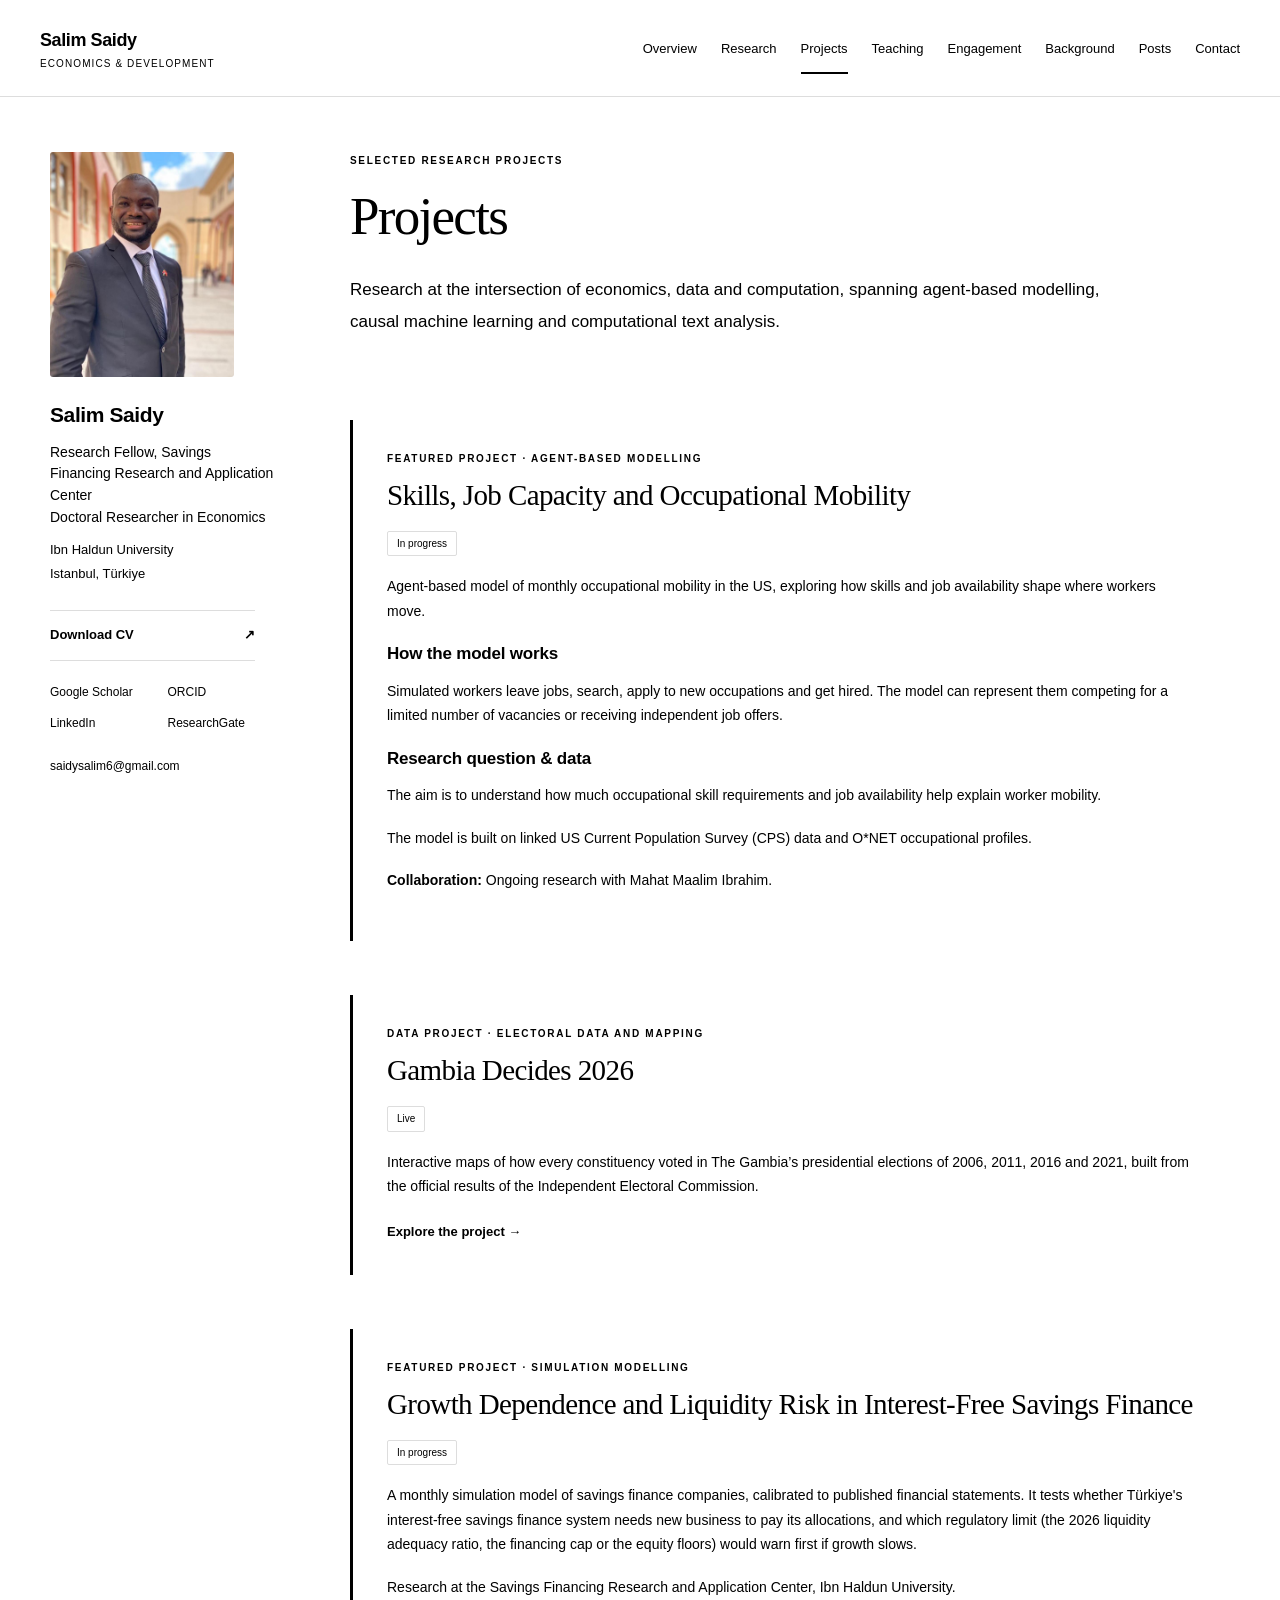
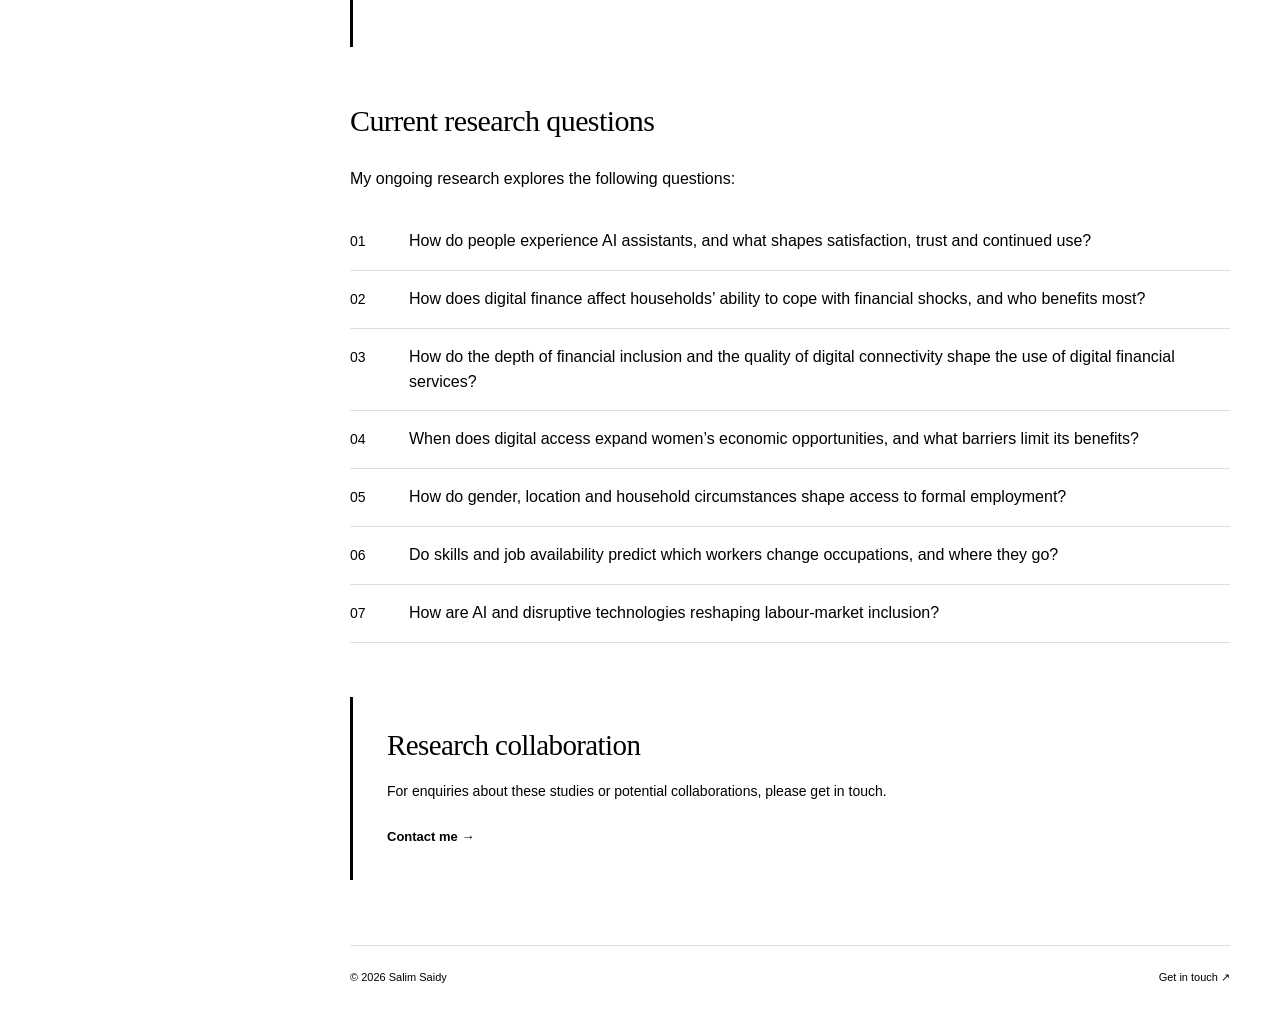
<file: projects.html>
<!doctype html>
<html lang="en"><head><meta charset="utf-8"><meta name="viewport" content="width=device-width,initial-scale=1">
<title>Projects | Salim Saidy</title><meta name="description" content="Research projects by Salim Saidy, including an agent-based model of US occupational mobility with Mahat Maalim Ibrahim, causal machine learning and text analysis."><meta name="theme-color" content="#174b49"><meta property="og:image" content="https://salimsaidy.github.io/assets/portrait.jpeg"><meta property="og:image:alt" content="Portrait of Salim Saidy"><meta name="twitter:card" content="summary"><meta name="twitter:image" content="https://salimsaidy.github.io/assets/portrait.jpeg">
<meta property="og:type" content="website"><meta property="og:title" content="Projects | Salim Saidy"><meta property="og:description" content="Research projects by Salim Saidy, including an agent-based model of US occupational mobility with Mahat Maalim Ibrahim, causal machine learning and text analysis."><link rel="canonical" href="https://salimsaidy.github.io/projects.html"><meta property="og:url" content="https://salimsaidy.github.io/projects.html">
<link rel="icon" href="assets/favicon.svg?v=ss" type="image/svg+xml"><link rel="stylesheet" href="assets/style.css?v=research-questions-2"><script src="assets/site.js" defer></script><script type="application/ld+json">{"@context": "https://schema.org", "@type": "WebPage", "@id": "https://salimsaidy.github.io/projects.html#webpage", "mainEntity": {"@context": "https://schema.org", "@type": "Person", "name": "Salim Saidy", "jobTitle": "Doctoral researcher in Economics", "affiliation": {"@type": "CollegeOrUniversity", "name": "Ibn Haldun University"}, "sameAs": ["https://scholar.google.com/citations?user=xvXE91IAAAAJ", "https://orcid.org/0000-0003-2867-3429", "https://www.linkedin.com/in/salim-a-saidy/", "https://www.researchgate.net/profile/Salim-Saidy"], "url": "https://salimsaidy.github.io/", "@id": "https://salimsaidy.github.io/#person", "image": "https://salimsaidy.github.io/assets/portrait.jpeg"}}</script>
</head><body><a class="skip-link" href="#main">Skip to content</a>
<header class="masthead"><a class="wordmark" href="index.html">Salim Saidy<span>Economics &amp; development</span></a><button class="menu-toggle" aria-expanded="false" aria-controls="navigation">Menu <span aria-hidden="true">☰</span></button><nav id="navigation" aria-label="Main navigation"><a href="index.html">Overview</a><a href="research.html">Research</a><a href="projects.html" aria-current="page">Projects</a><a href="teaching.html">Teaching</a><a href="engagement.html">Engagement</a><a href="about.html">Background</a><a href="posts.html">Posts</a><a href="contact.html">Contact</a></nav></header>
<div class="site-layout"><aside class="profile" aria-label="Profile and contact">
<a href="index.html" class="portrait-link" aria-label="Salim Saidy, home"><img class="portrait" src="assets/portrait.jpeg" alt="Salim Saidy smiling outdoors in a suit and tie" width="828" height="1402"></a>
<p class="profile-name">Salim Saidy</p><p class="profile-role">Research Fellow, Savings Financing Research and Application Center<br><span class="mobile-only" aria-hidden="true"> · </span>Doctoral Researcher in Economics</p><p class="profile-affiliation">Ibn Haldun University<br><span class="mobile-only" aria-hidden="true"> · </span>Istanbul, Türkiye</p>
<a class="cv-link" href="assets/Salim_Saidy_CV.pdf">Download CV <span aria-hidden="true">↗</span><span class="sr-only"> (PDF)</span></a>
<div class="profile-links"><a href="https://scholar.google.com/citations?user=xvXE91IAAAAJ&amp;hl=en">Google Scholar</a><a href="https://orcid.org/0000-0003-2867-3429">ORCID</a><a href="https://www.linkedin.com/in/salim-a-saidy/">LinkedIn</a><a href="https://www.researchgate.net/profile/Salim-Saidy">ResearchGate</a></div>
<a class="profile-email" href="mailto:saidysalim6@gmail.com">saidysalim6@gmail.com</a></aside><main id="main"><header class="page-heading"><p class="eyebrow">Selected research projects</p><h1>Projects</h1><p>Research at the intersection of economics, data and computation, spanning agent-based modelling, causal machine learning and computational text analysis.</p></header><section class="project-highlight" id="occupational-mobility" aria-labelledby="mobility-title"><p class="eyebrow">Featured project · Agent-based modelling</p><h2 id="mobility-title">Skills, Job Capacity and Occupational Mobility</h2><p><span class="status">In progress</span></p><p>Agent-based model of monthly occupational mobility in the US, exploring how skills and job availability shape where workers move.</p><h3>How the model works</h3><p>Simulated workers leave jobs, search, apply to new occupations and get hired. The model can represent them competing for a limited number of vacancies or receiving independent job offers.</p><h3>Research question &amp; data</h3><p>The aim is to understand how much occupational skill requirements and job availability help explain worker mobility.</p><p>The model is built on linked US Current Population Survey (CPS) data and O*NET occupational profiles.</p><p><strong>Collaboration:</strong> Ongoing research with Mahat Maalim Ibrahim.</p></section><section class="project-highlight" id="gambia-decides" aria-labelledby="gambia-title"><p class="eyebrow">Data project · Electoral data and mapping</p><h2 id="gambia-title">Gambia Decides 2026</h2><p><span class="status">Live</span></p><p>Interactive maps of how every constituency voted in The Gambia’s presidential elections of 2006, 2011, 2016 and 2021, built from the official results of the Independent Electoral Commission.</p><a class="text-link" href="gambia-decides/">Explore the project →</a></section><section class="project-highlight" id="savings-finance" aria-labelledby="savings-finance-title"><p class="eyebrow">Featured project · Simulation modelling</p><h2 id="savings-finance-title">Growth Dependence and Liquidity Risk in Interest-Free Savings Finance</h2><p><span class="status">In progress</span></p><p>A monthly simulation model of savings finance companies, calibrated to published financial statements. It tests whether Türkiye&#x27;s interest-free savings finance system needs new business to pay its allocations, and which regulatory limit (the 2026 liquidity adequacy ratio, the financing cap or the equity floors) would warn first if growth slows.</p><p>Research at the Savings Financing Research and Application Center, Ibn Haldun University.</p></section><section><h2>Current research questions</h2><p>My ongoing research explores the following questions:</p></section><article class="project-row"><span class="project-index">01</span><div><h2>How do people experience AI assistants, and what shapes satisfaction, trust and continued use?</h2></div></article><article class="project-row"><span class="project-index">02</span><div><h2>How does digital finance affect households’ ability to cope with financial shocks, and who benefits most?</h2></div></article><article class="project-row"><span class="project-index">03</span><div><h2>How do the depth of financial inclusion and the quality of digital connectivity shape the use of digital financial services?</h2></div></article><article class="project-row"><span class="project-index">04</span><div><h2>When does digital access expand women’s economic opportunities, and what barriers limit its benefits?</h2></div></article><article class="project-row"><span class="project-index">05</span><div><h2>How do gender, location and household circumstances shape access to formal employment?</h2></div></article><article class="project-row"><span class="project-index">06</span><div><h2>Do skills and job availability predict which workers change occupations, and where they go?</h2></div></article><article class="project-row"><span class="project-index">07</span><div><h2>How are AI and disruptive technologies reshaping labour-market inclusion?</h2></div></article><section class="project-highlight"><h2>Research collaboration</h2><p>For enquiries about these studies or potential collaborations, please get in touch.</p><a href="contact.html" class="text-link">Contact me →</a></section><footer><p>© 2026 Salim Saidy</p><a href="contact.html">Get in touch <span aria-hidden="true">↗</span></a></footer></main></div></body></html>
</file>
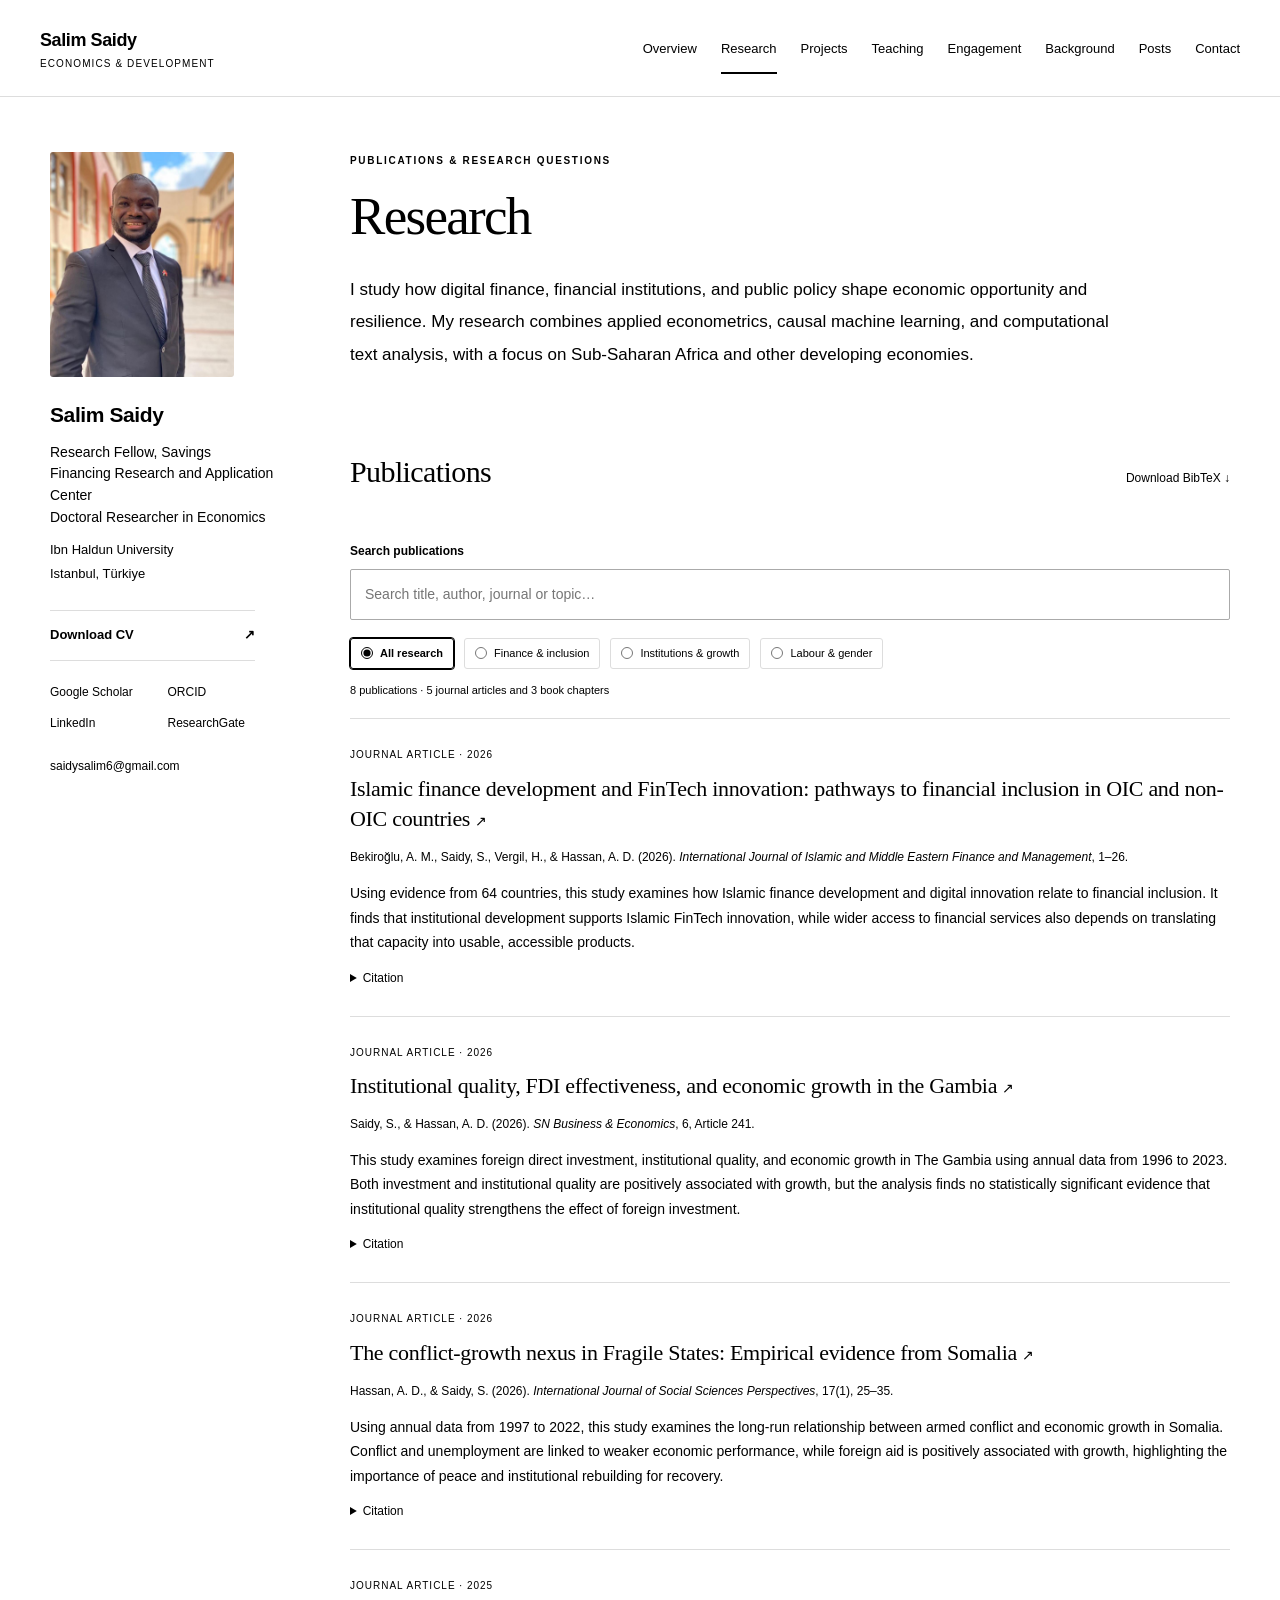
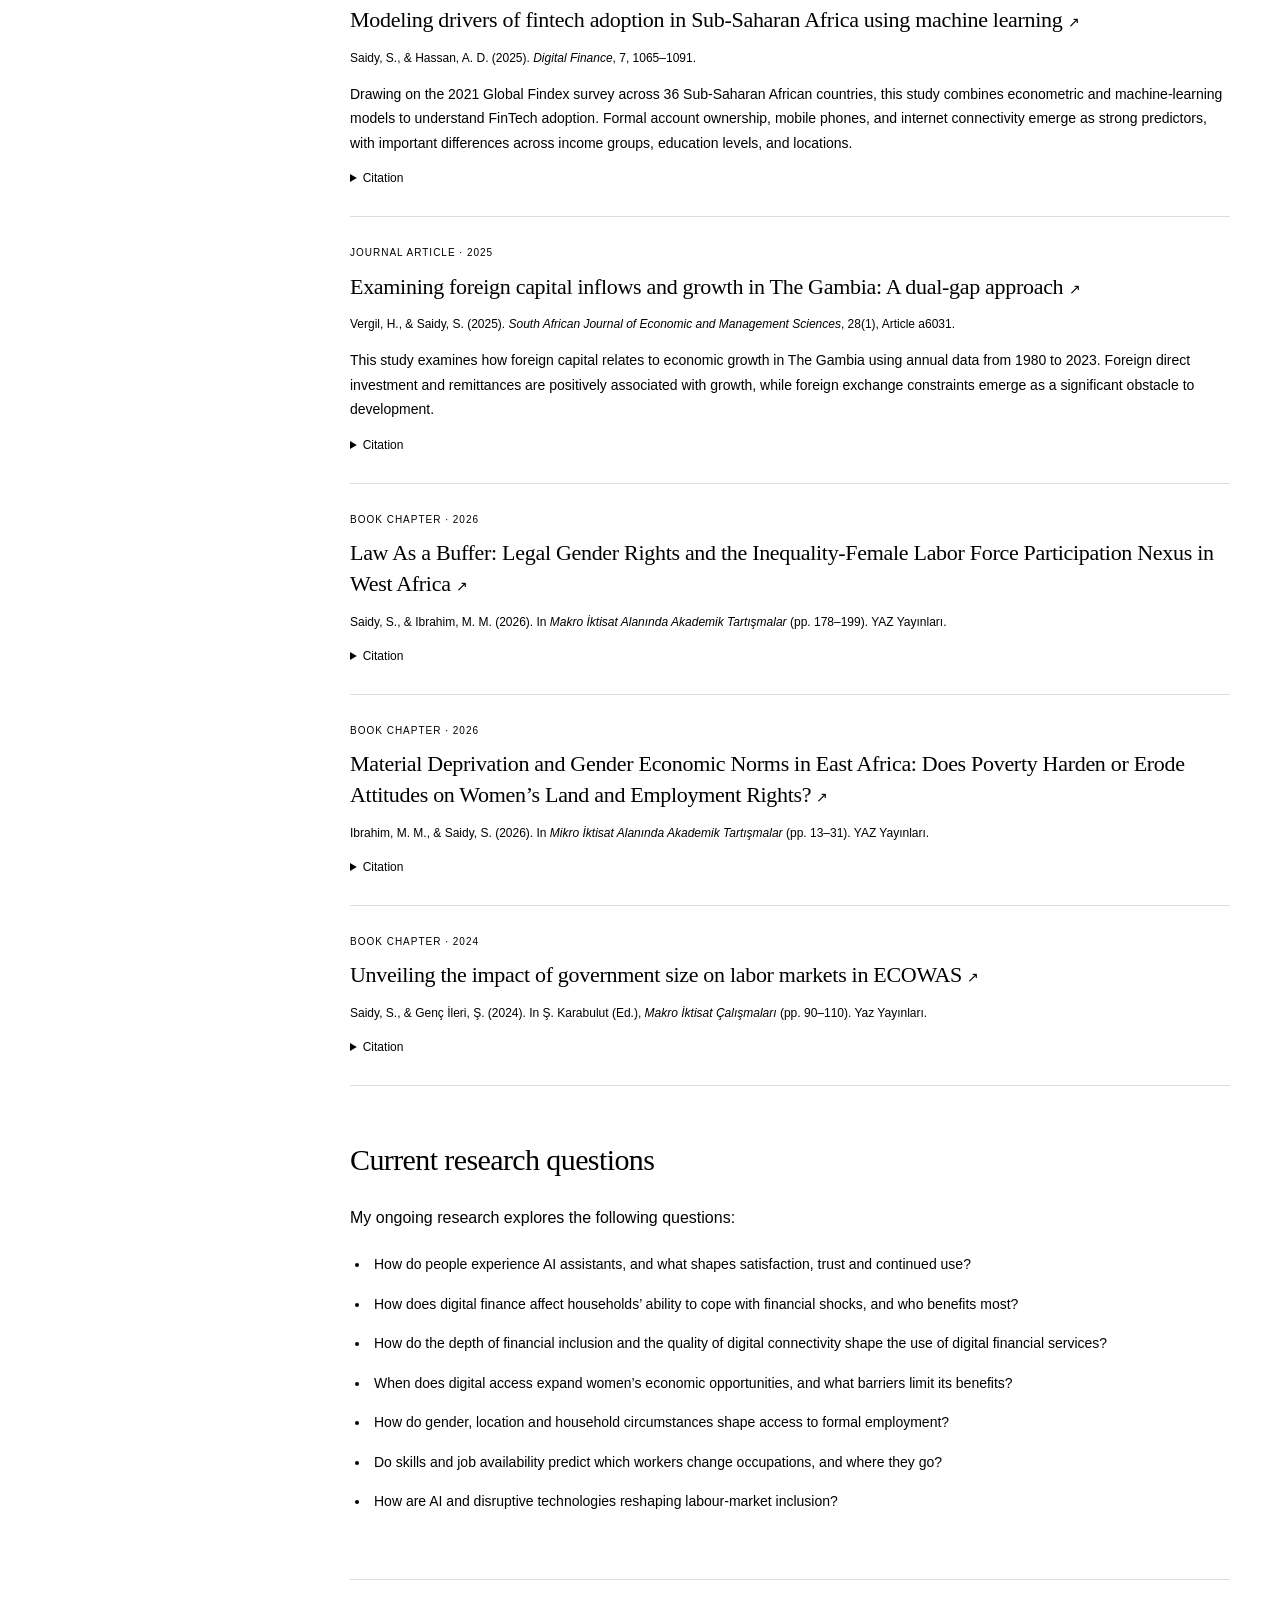
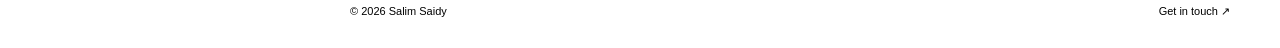
<file: research.html>
<!doctype html>
<html lang="en"><head><meta charset="utf-8"><meta name="viewport" content="width=device-width,initial-scale=1">
<title>Research | Salim Saidy</title><meta name="description" content="Journal articles, book chapters and current research questions by Salim Saidy on digital finance, development, institutions and inequality."><meta name="theme-color" content="#174b49"><meta property="og:image" content="https://salimsaidy.github.io/assets/portrait.jpeg"><meta property="og:image:alt" content="Portrait of Salim Saidy"><meta name="twitter:card" content="summary"><meta name="twitter:image" content="https://salimsaidy.github.io/assets/portrait.jpeg">
<meta property="og:type" content="website"><meta property="og:title" content="Research | Salim Saidy"><meta property="og:description" content="Journal articles, book chapters and current research questions by Salim Saidy on digital finance, development, institutions and inequality."><link rel="canonical" href="https://salimsaidy.github.io/research.html"><meta property="og:url" content="https://salimsaidy.github.io/research.html">
<link rel="icon" href="assets/favicon.svg?v=ss" type="image/svg+xml"><link rel="stylesheet" href="assets/style.css"><script src="assets/site.js" defer></script><script type="application/ld+json">{"@context": "https://schema.org", "@type": "WebPage", "@id": "https://salimsaidy.github.io/research.html#webpage", "mainEntity": {"@context": "https://schema.org", "@type": "Person", "name": "Salim Saidy", "jobTitle": "Doctoral researcher in Economics", "affiliation": {"@type": "CollegeOrUniversity", "name": "Ibn Haldun University"}, "sameAs": ["https://scholar.google.com/citations?user=xvXE91IAAAAJ", "https://orcid.org/0000-0003-2867-3429", "https://www.linkedin.com/in/salim-a-saidy/", "https://www.researchgate.net/profile/Salim-Saidy"], "url": "https://salimsaidy.github.io/", "@id": "https://salimsaidy.github.io/#person", "image": "https://salimsaidy.github.io/assets/portrait.jpeg"}}</script>
</head><body><a class="skip-link" href="#main">Skip to content</a>
<header class="masthead"><a class="wordmark" href="index.html">Salim Saidy<span>Economics &amp; development</span></a><button class="menu-toggle" aria-expanded="false" aria-controls="navigation">Menu <span aria-hidden="true">☰</span></button><nav id="navigation" aria-label="Main navigation"><a href="index.html">Overview</a><a href="research.html" aria-current="page">Research</a><a href="projects.html">Projects</a><a href="teaching.html">Teaching</a><a href="engagement.html">Engagement</a><a href="about.html">Background</a><a href="posts.html">Posts</a><a href="contact.html">Contact</a></nav></header>
<div class="site-layout"><aside class="profile" aria-label="Profile and contact">
<a href="index.html" class="portrait-link" aria-label="Salim Saidy, home"><img class="portrait" src="assets/portrait.jpeg" alt="Salim Saidy smiling outdoors in a suit and tie" width="828" height="1402"></a>
<p class="profile-name">Salim Saidy</p><p class="profile-role">Research Fellow, Savings Financing Research and Application Center<br><span class="mobile-only" aria-hidden="true"> · </span>Doctoral Researcher in Economics</p><p class="profile-affiliation">Ibn Haldun University<br><span class="mobile-only" aria-hidden="true"> · </span>Istanbul, Türkiye</p>
<a class="cv-link" href="assets/Salim_Saidy_CV.pdf">Download CV <span aria-hidden="true">↗</span><span class="sr-only"> (PDF)</span></a>
<div class="profile-links"><a href="https://scholar.google.com/citations?user=xvXE91IAAAAJ&amp;hl=en">Google Scholar</a><a href="https://orcid.org/0000-0003-2867-3429">ORCID</a><a href="https://www.linkedin.com/in/salim-a-saidy/">LinkedIn</a><a href="https://www.researchgate.net/profile/Salim-Saidy">ResearchGate</a></div>
<a class="profile-email" href="mailto:saidysalim6@gmail.com">saidysalim6@gmail.com</a></aside><main id="main"><header class="page-heading"><p class="eyebrow">Publications &amp; research questions</p><h1>Research</h1><p>I study how digital finance, financial institutions, and public policy shape economic opportunity and resilience. My research combines applied econometrics, causal machine learning, and computational text analysis, with a focus on Sub-Saharan Africa and other developing economies.</p></header><section class="publication-section"><div class="section-heading"><h2>Publications</h2><a href="publications.bib" download>Download BibTeX ↓</a></div><div class="publication-tools"><label class="search-label" for="publication-search">Search publications</label><input id="publication-search" type="search" placeholder="Search title, author, journal or topic…"><fieldset class="filters"><legend class="sr-only">Filter publications by research area</legend><label><input type="radio" name="topic" value="all" checked>All research</label><label><input type="radio" name="topic" value="finance">Finance &amp; inclusion</label><label><input type="radio" name="topic" value="institutions">Institutions &amp; growth</label><label><input type="radio" name="topic" value="gender">Labour &amp; gender</label></fieldset><p id="publication-count" role="status">8 publications · 5 journal articles and 3 book chapters</p></div><article class="paper" data-publication data-topic="finance" data-search="islamic finance development and fintech innovation: pathways to financial inclusion in oic and non-oic countries bekiroğlu, a. m., saidy, s., vergil, h., &amp; hassan, a. d. (2026). international journal of islamic and middle eastern finance and management, 1–26. using evidence from 64 countries, this study examines how islamic finance development and digital innovation relate to financial inclusion. it finds that institutional development supports islamic fintech innovation, while wider access to financial services also depends on translating that capacity into usable, accessible products."><p class="paper-meta">Journal article <span>· 2026</span></p><h3><a href="https://doi.org/10.1108/IMEFM-04-2026-0293">Islamic finance development and FinTech innovation: pathways to financial inclusion in OIC and non-OIC countries <span aria-hidden="true">↗</span></a></h3><p class="citation-line">Bekiroğlu, A. M., Saidy, S., Vergil, H., &amp; Hassan, A. D. (2026). <em>International Journal of Islamic and Middle Eastern Finance and Management</em>, 1–26.</p><p>Using evidence from 64 countries, this study examines how Islamic finance development and digital innovation relate to financial inclusion. It finds that institutional development supports Islamic FinTech innovation, while wider access to financial services also depends on translating that capacity into usable, accessible products.</p><details><summary>Citation</summary><p>Bekiroğlu, A. M., Saidy, S., Vergil, H., &amp; Hassan, A. D. (2026). Islamic finance development and FinTech innovation: pathways to financial inclusion in OIC and non-OIC countries. International Journal of Islamic and Middle Eastern Finance and Management, 1–26. https://doi.org/10.1108/IMEFM-04-2026-0293</p></details></article><article class="paper" data-publication data-topic="institutions" data-search="institutional quality, fdi effectiveness, and economic growth in the gambia saidy, s., &amp; hassan, a. d. (2026). sn business &amp; economics, 6, article 241. this study examines foreign direct investment, institutional quality, and economic growth in the gambia using annual data from 1996 to 2023. both investment and institutional quality are positively associated with growth, but the analysis finds no statistically significant evidence that institutional quality strengthens the effect of foreign investment."><p class="paper-meta">Journal article <span>· 2026</span></p><h3><a href="https://doi.org/10.1007/s43546-026-01256-9">Institutional quality, FDI effectiveness, and economic growth in the Gambia <span aria-hidden="true">↗</span></a></h3><p class="citation-line">Saidy, S., &amp; Hassan, A. D. (2026). <em>SN Business &amp; Economics</em>, 6, Article 241.</p><p>This study examines foreign direct investment, institutional quality, and economic growth in The Gambia using annual data from 1996 to 2023. Both investment and institutional quality are positively associated with growth, but the analysis finds no statistically significant evidence that institutional quality strengthens the effect of foreign investment.</p><details><summary>Citation</summary><p>Saidy, S., &amp; Hassan, A. D. (2026). Institutional quality, FDI effectiveness, and economic growth in the Gambia. SN Business &amp; Economics, 6, Article 241. https://doi.org/10.1007/s43546-026-01256-9</p></details></article><article class="paper" data-publication data-topic="institutions" data-search="the conflict-growth nexus in fragile states: empirical evidence from somalia hassan, a. d., &amp; saidy, s. (2026). international journal of social sciences perspectives, 17(1), 25–35. using annual data from 1997 to 2022, this study examines the long-run relationship between armed conflict and economic growth in somalia. conflict and unemployment are linked to weaker economic performance, while foreign aid is positively associated with growth, highlighting the importance of peace and institutional rebuilding for recovery."><p class="paper-meta">Journal article <span>· 2026</span></p><h3><a href="https://doi.org/10.33094/ijssp.v17i1.2436">The conflict-growth nexus in Fragile States: Empirical evidence from Somalia <span aria-hidden="true">↗</span></a></h3><p class="citation-line">Hassan, A. D., &amp; Saidy, S. (2026). <em>International Journal of Social Sciences Perspectives</em>, 17(1), 25–35.</p><p>Using annual data from 1997 to 2022, this study examines the long-run relationship between armed conflict and economic growth in Somalia. Conflict and unemployment are linked to weaker economic performance, while foreign aid is positively associated with growth, highlighting the importance of peace and institutional rebuilding for recovery.</p><details><summary>Citation</summary><p>Hassan, A. D., &amp; Saidy, S. (2026). The conflict-growth nexus in Fragile States: Empirical evidence from Somalia. International Journal of Social Sciences Perspectives, 17(1), 25–35. https://doi.org/10.33094/ijssp.v17i1.2436</p></details></article><article class="paper" data-publication data-topic="finance" data-search="modeling drivers of fintech adoption in sub-saharan africa using machine learning saidy, s., &amp; hassan, a. d. (2025). digital finance, 7, 1065–1091. drawing on the 2021 global findex survey across 36 sub-saharan african countries, this study combines econometric and machine-learning models to understand fintech adoption. formal account ownership, mobile phones, and internet connectivity emerge as strong predictors, with important differences across income groups, education levels, and locations."><p class="paper-meta">Journal article <span>· 2025</span></p><h3><a href="https://doi.org/10.1007/s42521-025-00161-4">Modeling drivers of fintech adoption in Sub-Saharan Africa using machine learning <span aria-hidden="true">↗</span></a></h3><p class="citation-line">Saidy, S., &amp; Hassan, A. D. (2025). <em>Digital Finance</em>, 7, 1065–1091.</p><p>Drawing on the 2021 Global Findex survey across 36 Sub-Saharan African countries, this study combines econometric and machine-learning models to understand FinTech adoption. Formal account ownership, mobile phones, and internet connectivity emerge as strong predictors, with important differences across income groups, education levels, and locations.</p><details><summary>Citation</summary><p>Saidy, S., &amp; Hassan, A. D. (2025). Modeling drivers of fintech adoption in Sub-Saharan Africa using machine learning. Digital Finance, 7, 1065–1091. https://doi.org/10.1007/s42521-025-00161-4</p></details></article><article class="paper" data-publication data-topic="finance" data-search="examining foreign capital inflows and growth in the gambia: a dual-gap approach vergil, h., &amp; saidy, s. (2025). south african journal of economic and management sciences, 28(1), article a6031. this study examines how foreign capital relates to economic growth in the gambia using annual data from 1980 to 2023. foreign direct investment and remittances are positively associated with growth, while foreign exchange constraints emerge as a significant obstacle to development."><p class="paper-meta">Journal article <span>· 2025</span></p><h3><a href="https://doi.org/10.4102/sajems.v28i1.6031">Examining foreign capital inflows and growth in The Gambia: A dual-gap approach <span aria-hidden="true">↗</span></a></h3><p class="citation-line">Vergil, H., &amp; Saidy, S. (2025). <em>South African Journal of Economic and Management Sciences</em>, 28(1), Article a6031.</p><p>This study examines how foreign capital relates to economic growth in The Gambia using annual data from 1980 to 2023. Foreign direct investment and remittances are positively associated with growth, while foreign exchange constraints emerge as a significant obstacle to development.</p><details><summary>Citation</summary><p>Vergil, H., &amp; Saidy, S. (2025). Examining foreign capital inflows and growth in The Gambia: A dual-gap approach. South African Journal of Economic and Management Sciences, 28(1), Article a6031. https://doi.org/10.4102/sajems.v28i1.6031</p></details></article><article class="paper" data-publication data-topic="gender" data-search="law as a buffer: legal gender rights and the inequality-female labor force participation nexus in west africa saidy, s., &amp; ibrahim, m. m. (2026). in makro i̇ktisat alanında akademik tartışmalar (pp. 178–199). yaz yayınları. "><p class="paper-meta">Book chapter <span>· 2026</span></p><h3><a href="https://doi.org/10.5281/zenodo.21333804">Law As a Buffer: Legal Gender Rights and the Inequality-Female Labor Force Participation Nexus in West Africa <span aria-hidden="true">↗</span></a></h3><p class="citation-line">Saidy, S., &amp; Ibrahim, M. M. (2026). In <em>Makro İktisat Alanında Akademik Tartışmalar</em> (pp. 178–199). YAZ Yayınları.</p><p></p><details><summary>Citation</summary><p>Saidy, S., &amp; Ibrahim, M. M. (2026). Law As a Buffer: Legal Gender Rights and the Inequality-Female Labor Force Participation Nexus in West Africa. In Makro İktisat Alanında Akademik Tartışmalar (pp. 178–199). YAZ Yayınları. https://doi.org/10.5281/zenodo.21333804</p></details></article><article class="paper" data-publication data-topic="gender" data-search="material deprivation and gender economic norms in east africa: does poverty harden or erode attitudes on women’s land and employment rights? ibrahim, m. m., &amp; saidy, s. (2026). in mikro i̇ktisat alanında akademik tartışmalar (pp. 13–31). yaz yayınları. "><p class="paper-meta">Book chapter <span>· 2026</span></p><h3><a href="https://doi.org/10.5281/zenodo.21333948">Material Deprivation and Gender Economic Norms in East Africa: Does Poverty Harden or Erode Attitudes on Women’s Land and Employment Rights? <span aria-hidden="true">↗</span></a></h3><p class="citation-line">Ibrahim, M. M., &amp; Saidy, S. (2026). In <em>Mikro İktisat Alanında Akademik Tartışmalar</em> (pp. 13–31). YAZ Yayınları.</p><p></p><details><summary>Citation</summary><p>Ibrahim, M. M., &amp; Saidy, S. (2026). Material Deprivation and Gender Economic Norms in East Africa: Does Poverty Harden or Erode Attitudes on Women’s Land and Employment Rights?. In Mikro İktisat Alanında Akademik Tartışmalar (pp. 13–31). YAZ Yayınları. https://doi.org/10.5281/zenodo.21333948</p></details></article><article class="paper" data-publication data-topic="gender" data-search="unveiling the impact of government size on labor markets in ecowas saidy, s., &amp; genç i̇leri, ş. (2024). in ş. karabulut (ed.), makro i̇ktisat çalışmaları (pp. 90–110). yaz yayınları. "><p class="paper-meta">Book chapter <span>· 2024</span></p><h3><a href="https://doi.org/10.5281/zenodo.12728565">Unveiling the impact of government size on labor markets in ECOWAS <span aria-hidden="true">↗</span></a></h3><p class="citation-line">Saidy, S., &amp; Genç İleri, Ş. (2024). In Ş. Karabulut (Ed.), <em>Makro İktisat Çalışmaları</em> (pp. 90–110). Yaz Yayınları.</p><p></p><details><summary>Citation</summary><p>Saidy, S., &amp; Genç İleri, Ş. (2024). Unveiling the impact of government size on labor markets in ECOWAS. In Ş. Karabulut (Ed.), Makro İktisat Çalışmaları (pp. 90–110). Yaz Yayınları. https://doi.org/10.5281/zenodo.12728565</p></details></article><p id="no-publications" hidden>No publications match this search. Try another term or choose All research.</p></section><section id="research-questions"><h2>Current research questions</h2><p>My ongoing research explores the following questions:</p><ul><li>How do people experience AI assistants, and what shapes satisfaction, trust and continued use?</li><li>How does digital finance affect households’ ability to cope with financial shocks, and who benefits most?</li><li>How do the depth of financial inclusion and the quality of digital connectivity shape the use of digital financial services?</li><li>When does digital access expand women’s economic opportunities, and what barriers limit its benefits?</li><li>How do gender, location and household circumstances shape access to formal employment?</li><li>Do skills and job availability predict which workers change occupations, and where they go?</li><li>How are AI and disruptive technologies reshaping labour-market inclusion?</li></ul></section><footer><p>© 2026 Salim Saidy</p><a href="contact.html">Get in touch <span aria-hidden="true">↗</span></a></footer></main></div></body></html>
</file>
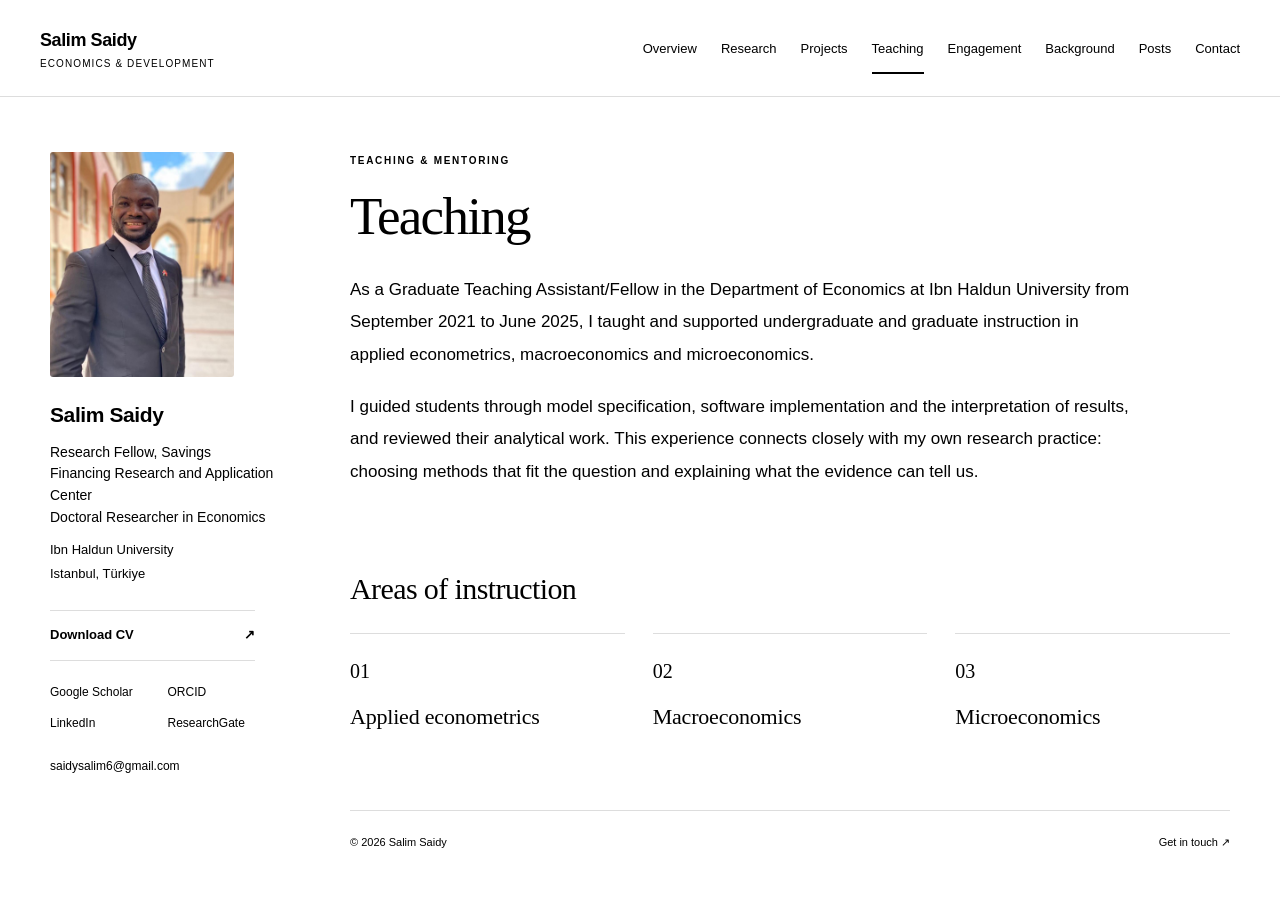
<file: teaching.html>
<!doctype html>
<html lang="en"><head><meta charset="utf-8"><meta name="viewport" content="width=device-width,initial-scale=1">
<title>Teaching | Salim Saidy</title><meta name="description" content="Teaching and student support in econometrics, macroeconomics and microeconomics at Ibn Haldun University."><meta name="theme-color" content="#174b49"><meta property="og:image" content="https://salimsaidy.github.io/assets/portrait.jpeg"><meta property="og:image:alt" content="Portrait of Salim Saidy"><meta name="twitter:card" content="summary"><meta name="twitter:image" content="https://salimsaidy.github.io/assets/portrait.jpeg">
<meta property="og:type" content="website"><meta property="og:title" content="Teaching | Salim Saidy"><meta property="og:description" content="Teaching and student support in econometrics, macroeconomics and microeconomics at Ibn Haldun University."><link rel="canonical" href="https://salimsaidy.github.io/teaching.html"><meta property="og:url" content="https://salimsaidy.github.io/teaching.html">
<link rel="icon" href="assets/favicon.svg?v=ss" type="image/svg+xml"><link rel="stylesheet" href="assets/style.css"><script src="assets/site.js" defer></script><script type="application/ld+json">{"@context": "https://schema.org", "@type": "WebPage", "@id": "https://salimsaidy.github.io/teaching.html#webpage", "mainEntity": {"@context": "https://schema.org", "@type": "Person", "name": "Salim Saidy", "jobTitle": "Doctoral researcher in Economics", "affiliation": {"@type": "CollegeOrUniversity", "name": "Ibn Haldun University"}, "sameAs": ["https://scholar.google.com/citations?user=xvXE91IAAAAJ", "https://orcid.org/0000-0003-2867-3429", "https://www.linkedin.com/in/salim-a-saidy/", "https://www.researchgate.net/profile/Salim-Saidy"], "url": "https://salimsaidy.github.io/", "@id": "https://salimsaidy.github.io/#person", "image": "https://salimsaidy.github.io/assets/portrait.jpeg"}}</script>
</head><body><a class="skip-link" href="#main">Skip to content</a>
<header class="masthead"><a class="wordmark" href="index.html">Salim Saidy<span>Economics &amp; development</span></a><button class="menu-toggle" aria-expanded="false" aria-controls="navigation">Menu <span aria-hidden="true">☰</span></button><nav id="navigation" aria-label="Main navigation"><a href="index.html">Overview</a><a href="research.html">Research</a><a href="projects.html">Projects</a><a href="teaching.html" aria-current="page">Teaching</a><a href="engagement.html">Engagement</a><a href="about.html">Background</a><a href="posts.html">Posts</a><a href="contact.html">Contact</a></nav></header>
<div class="site-layout"><aside class="profile" aria-label="Profile and contact">
<a href="index.html" class="portrait-link" aria-label="Salim Saidy, home"><img class="portrait" src="assets/portrait.jpeg" alt="Salim Saidy smiling outdoors in a suit and tie" width="828" height="1402"></a>
<p class="profile-name">Salim Saidy</p><p class="profile-role">Research Fellow, Savings Financing Research and Application Center<br><span class="mobile-only" aria-hidden="true"> · </span>Doctoral Researcher in Economics</p><p class="profile-affiliation">Ibn Haldun University<br><span class="mobile-only" aria-hidden="true"> · </span>Istanbul, Türkiye</p>
<a class="cv-link" href="assets/Salim_Saidy_CV.pdf">Download CV <span aria-hidden="true">↗</span><span class="sr-only"> (PDF)</span></a>
<div class="profile-links"><a href="https://scholar.google.com/citations?user=xvXE91IAAAAJ&amp;hl=en">Google Scholar</a><a href="https://orcid.org/0000-0003-2867-3429">ORCID</a><a href="https://www.linkedin.com/in/salim-a-saidy/">LinkedIn</a><a href="https://www.researchgate.net/profile/Salim-Saidy">ResearchGate</a></div>
<a class="profile-email" href="mailto:saidysalim6@gmail.com">saidysalim6@gmail.com</a></aside><main id="main"><header class="page-heading"><p class="eyebrow">Teaching &amp; mentoring</p><h1>Teaching</h1><p>As a Graduate Teaching Assistant/Fellow in the Department of Economics at Ibn Haldun University from September 2021 to June 2025, I taught and supported undergraduate and graduate instruction in applied econometrics, macroeconomics and microeconomics.</p><p>I guided students through model specification, software implementation and the interpretation of results, and reviewed their analytical work. This experience connects closely with my own research practice: choosing methods that fit the question and explaining what the evidence can tell us.</p></header><section><h2>Areas of instruction</h2><div class="teaching-grid"><article><span class="theme-number">01</span><h3>Applied econometrics</h3></article><article><span class="theme-number">02</span><h3>Macroeconomics</h3></article><article><span class="theme-number">03</span><h3>Microeconomics</h3></article></div></section><footer><p>© 2026 Salim Saidy</p><a href="contact.html">Get in touch <span aria-hidden="true">↗</span></a></footer></main></div></body></html>
</file>
<file: assets/style.css>
:root{--ink:#000;--muted:#000;--green:#000;--accent:#000;--line:#ddd;--paper:#fff;--soft:#fff;--serif:Georgia,'Times New Roman',serif;--sans:Arial,Helvetica,sans-serif}
*{box-sizing:border-box}html{scroll-behavior:smooth;scroll-padding-top:2rem}body{margin:0;background:var(--paper);color:#000;font-family:var(--sans);font-size:16px;line-height:1.75}a{color:#000;text-decoration-thickness:1px;text-underline-offset:4px}a:hover{color:#000}a:focus-visible,button:focus-visible,input:focus-visible,summary:focus-visible{outline:3px solid var(--accent);outline-offset:5px}img{display:block;max-width:100%;height:auto}button,input{font:inherit}[hidden]{display:none!important}.sr-only{position:absolute;width:1px;height:1px;padding:0;margin:-1px;overflow:hidden;clip:rect(0,0,0,0);white-space:nowrap;border:0}.skip-link{position:fixed;left:1rem;top:-5rem;padding:.6rem 1rem;background:#fff;color:#000;z-index:10}.skip-link:focus{top:1rem}
.masthead{max-width:1360px;margin:0 auto;padding:25px 40px 22px;display:flex;justify-content:space-between;align-items:center;border-bottom:1px solid var(--line);gap:30px}.wordmark{font-size:18px;font-weight:700;text-decoration:none;letter-spacing:-.4px;line-height:1.4;white-space:nowrap}.wordmark span{display:block;font-size:10px;font-weight:400;letter-spacing:1.1px;text-transform:uppercase;color:#000;margin-top:4px}nav{display:flex;gap:24px;align-items:center}nav a{font-size:13px;color:#000;text-decoration:none;position:relative;padding:13px 0;white-space:nowrap}nav a[aria-current=page]{color:#000}nav a[aria-current=page]:after{content:'';position:absolute;bottom:0;left:0;right:0;height:2px;background:#fff}.menu-toggle{display:none}
.site-layout{display:grid;grid-template-columns:225px minmax(0,1fr);gap:75px;max-width:1260px;margin:0 auto;padding:55px 40px 0}.profile{position:sticky;top:35px;align-self:start;font-size:13px}.portrait-link{display:block;width:184px;margin-bottom:20px}.portrait{width:184px;height:225px;object-fit:cover;object-position:50% 24%;border-radius:3px}.profile-name{font-size:21px;font-weight:700;margin:0 0 8px;letter-spacing:-.4px}.profile-role{font-size:14px;margin:0 0 10px;line-height:1.55}.profile-affiliation{color:#000;margin:0 0 25px;line-height:1.8}.cv-link{border-block:1px solid var(--line);padding:13px 0;display:flex;justify-content:space-between;text-decoration:none;max-width:205px;font-weight:600}.profile-links{display:grid;grid-template-columns:1fr 1fr;gap:10px 10px;margin:21px 0}.profile-links a{font-size:12px;text-decoration:none}.profile-email{font-size:12px;color:#000;overflow-wrap:anywhere;text-decoration:none}.page-heading{padding-bottom:7px}.eyebrow{text-transform:uppercase;font-size:10px;letter-spacing:1.7px;font-weight:700;color:#000;margin:0 0 18px}h1{font-family:var(--serif);font-weight:400;font-size:53px;letter-spacing:-1.7px;line-height:1.13;margin:0 0 27px}h1 em{font-style:italic;color:#000}.page-heading>p:not(.eyebrow){font-size:17px;color:#000;line-height:1.9;max-width:780px}h2{font-family:var(--serif);font-weight:400;font-size:30px;letter-spacing:-.6px;line-height:1.3;margin:0 0 25px}h3{font-size:17px;letter-spacing:-.2px;line-height:1.5;margin:0 0 12px}p{margin:0 0 20px}section{margin-top:54px}.action-row{display:flex;gap:26px;align-items:center;margin:25px 0 50px}.button{background:#fff;color:#000;text-decoration:none;font-size:13px;font-weight:600;padding:13px 20px;border:1px solid var(--green);border-radius:2px;display:inline-flex;align-items:center;gap:28px}.button:hover{background:#fff;color:#000}.text-link{font-size:13px;font-weight:600;text-decoration:none}.themes{border-block:1px solid var(--line);padding:34px 0 28px}.themes h2{font-size:25px;margin-bottom:28px}.theme-grid,.teaching-grid{display:grid;grid-template-columns:repeat(3,minmax(0,1fr));gap:28px}.theme-number{display:block;color:#000;font-family:var(--serif);font-size:20px;margin-bottom:11px}.theme-grid h3{font-size:14px}.theme-grid p{color:#000;font-size:12px;line-height:1.8;margin:0}.section-heading{display:flex;justify-content:space-between;align-items:baseline;gap:20px;margin-bottom:5px}.section-heading a{font-size:12px;white-space:nowrap;text-decoration:none}.paper{padding:27px 0;border-bottom:1px solid var(--line)}.paper-meta{font-size:10px;text-transform:uppercase;letter-spacing:1px;color:#000;margin-bottom:10px}.paper-meta span{color:#000}.paper h3{font-family:var(--serif);font-size:22px;font-weight:400;line-height:1.4;letter-spacing:-.3px}.paper h3 a{color:#000;text-decoration:none}.paper h3 a:hover{text-decoration:underline;color:#000}.paper h3 a span{font-size:14px;color:#000}.paper>p:not(.paper-meta){font-size:14px;color:#000;margin-bottom:13px}.paper .citation-line{font-size:12px!important}.paper details{font-size:12px;margin-top:12px;color:#000}.paper summary{cursor:pointer;width:fit-content;color:#000}.paper details p{background:var(--soft);padding:14px;margin:12px 0 0;overflow-wrap:anywhere}.selected-paper{border:1px solid var(--line);padding:22px 26px;border-radius:3px;margin-bottom:15px}.selected-paper .paper-meta{margin-bottom:8px}.selected-paper h3{font-size:20px}.selected-paper p:last-child{margin-bottom:0!important}.project-highlight{padding:30px 34px;background:var(--soft);border-left:3px solid var(--green)}.project-highlight h2{font-size:29px;margin-bottom:15px}.project-highlight p:not(.eyebrow){font-size:14px;color:#000;margin-bottom:18px}.project-highlight .eyebrow{margin-bottom:10px}
.publication-tools{padding:20px 0 8px;border-bottom:1px solid var(--line)}.search-label{display:block;font-size:12px;font-weight:600;margin-bottom:7px}input[type=search]{width:100%;padding:12px 14px;background:white;border:1px solid #aaa;border-radius:2px;font-size:14px;color:#000}.filters{padding:0;border:0;display:flex;gap:10px;flex-wrap:wrap;margin:18px 0 12px}.filters label{display:inline-flex;align-items:center;font-size:11px;cursor:pointer;border:1px solid var(--line);border-radius:3px;padding:5px 10px;gap:7px}.filters label:has(input:checked){background:#fff;color:#000;border-color:var(--green)}input[type=radio]{accent-color:var(--green);width:12px;height:12px;margin:0}#publication-count{font-size:11px;color:#000;margin:10px 0}#no-publications{margin-top:25px}li{margin-bottom:15px;padding-left:4px;font-size:14px}ul{padding-left:20px}.project-row{display:grid;grid-template-columns:45px minmax(0,1fr);gap:14px;padding:16px 0;border-bottom:1px solid var(--line)}.project-index{font-family:inherit;font-size:14px;color:#000}.project-row .eyebrow{margin:0 0 12px}.project-row h2{font-family:inherit;font-size:16px;font-weight:400;line-height:1.55;letter-spacing:normal;margin:0}.project-row p{font-size:15px;color:#000}.project-row .project-paper{font-size:12px;color:#000}.status{display:inline-block;padding:3px 9px;border:1px solid var(--line);font-size:10px;color:#000;border-radius:2px}.teaching-grid article{border-top:1px solid var(--line);padding-top:20px}.teaching-grid h3{font-family:var(--serif);font-size:22px;font-weight:400}.event-photo{margin:25px 0 35px}.event-photo img{width:100%;aspect-ratio:3/2;object-fit:cover;border-radius:3px}.event-photo figcaption{font-size:11px;color:#000;margin-top:10px}.about-intro{display:grid;grid-template-columns:minmax(0,1fr) 190px;gap:35px}.about-intro p{font-size:15px;color:#000}.about-intro img{height:278px;width:190px;object-fit:cover;object-position:50% 20%;border-radius:3px}.education p{border-top:1px solid var(--line);padding-top:18px;font-size:14px;line-height:1.9}.education strong{font-size:16px}.contact-list{margin-top:20px}.contact-list>div{display:grid;grid-template-columns:180px minmax(0,1fr);column-gap:20px;border-top:1px solid var(--line);padding:28px 0}.contact-list h2{font-size:24px;grid-row:1/5;margin:0}.contact-list a{display:block;font-size:15px;overflow-wrap:anywhere;margin-bottom:12px;text-decoration:none}.contact-list p{font-size:14px;margin:0;color:#000}footer{display:flex;justify-content:space-between;border-top:1px solid var(--line);margin:65px 0 0;padding:22px 0 27px;font-size:11px;color:#000;gap:20px}footer p{margin:0}footer a{text-decoration:none}
@media(min-width:1400px){h1{font-size:58px}.site-layout{gap:90px;padding-top:65px}}@media(max-width:1080px){.masthead{padding-inline:28px}nav{gap:16px}nav a{font-size:11px}.site-layout{grid-template-columns:190px minmax(0,1fr);gap:43px;padding:40px 28px 0}.portrait{width:166px;height:207px}.portrait-link{width:166px}h1{font-size:44px}.theme-grid{gap:18px}.about-intro{grid-template-columns:minmax(0,1fr) 150px;gap:22px}.about-intro img{width:150px;height:230px}}
@media(max-width:800px){.masthead{padding:21px 24px;align-items:center;flex-wrap:wrap;gap:16px}.wordmark{font-size:17px}.menu-ready .menu-toggle{display:block;border:1px solid var(--line);padding:7px 12px;background:transparent;color:#000;font-size:12px;border-radius:2px}.menu-toggle span{margin-left:8px}nav{display:flex;flex-wrap:wrap;width:100%;gap:5px 22px}.menu-ready nav{display:none}.menu-ready nav.is-open{display:flex}nav a{font-size:13px;padding:8px 0}.site-layout{display:block;padding:30px 24px 0}.profile{position:static;display:grid;grid-template-columns:90px minmax(0,1fr);column-gap:18px;border-bottom:1px solid var(--line);padding-bottom:24px;margin-bottom:34px}.portrait-link{width:90px;grid-row:1/5;margin:0}.portrait{width:90px;height:112px;object-position:50% 22%}.profile-name{font-size:21px;line-height:1.4;margin-bottom:3px}.profile-role{font-size:12px;line-height:1.4;margin:0}.profile-role br{display:none}.profile-role br:after{content:' '}.profile-affiliation{font-size:11px;margin:2px 0 0;line-height:1.6}.profile-affiliation br{display:none}.cv-link{grid-column:2;padding:6px 0;border:0;justify-content:start;gap:12px;font-size:11px}.profile-links,.profile-email{display:none}h1{font-size:43px;letter-spacing:-1.3px}.page-heading>p:not(.eyebrow){font-size:15px;line-height:1.85}.eyebrow{font-size:9px;margin-bottom:14px}.action-row{margin:22px 0 35px;gap:22px}.button{font-size:12px;padding:12px 17px;gap:20px}h2{font-size:28px}.theme-grid{gap:20px}.theme-grid h3{font-size:13px}.theme-grid p{font-size:11px}.themes{padding:25px 0}.themes h2{font-size:24px}.paper h3{font-size:21px}.selected-paper{padding:20px}.about-intro{grid-template-columns:minmax(0,1fr) 155px}.about-intro img{width:155px;height:240px}.contact-list>div{grid-template-columns:140px minmax(0,1fr)}footer{margin-top:45px}}
@media(max-width:480px){.masthead{padding:18px 20px}.site-layout{padding:25px 20px 0}h1{font-size:37px}.theme-grid,.teaching-grid{grid-template-columns:1fr;gap:22px}.theme-grid article{display:grid;grid-template-columns:24px minmax(0,1fr);gap:0 13px}.theme-number{grid-row:1/3;font-size:18px;margin:0}.theme-grid h3{font-size:14px;margin-bottom:6px}.theme-grid p{font-size:12px}.section-heading h2{font-size:26px}.section-heading a{font-size:11px}.selected-paper h3{font-size:20px}.paper>p:not(.paper-meta){font-size:13px}.about-intro{display:block}.about-intro img{width:160px;height:215px;margin-top:22px}.project-highlight{padding:25px 23px}.project-row{grid-template-columns:25px minmax(0,1fr);gap:15px}.project-row p{font-size:14px}.contact-list>div{display:block}.contact-list h2{margin-bottom:17px}.contact-list a{font-size:14px}.action-row{gap:18px}.text-link{font-size:12px}.publication-tools .filters{gap:8px}.filters label{font-size:10px;padding:5px 7px}section{margin-top:42px}.teaching-grid article{display:flex;gap:20px}.teaching-grid h3{margin:0}footer{font-size:10px}.status{font-size:9px}}
@media(prefers-reduced-motion:reduce){html{scroll-behavior:auto}}@media print{.masthead,.profile,.action-row,footer,.publication-tools,details{display:none}.site-layout{display:block;padding:0}body{background:white;font-size:11pt}h1{font-size:28pt}h2{font-size:20pt}section{margin-top:20pt}.paper,.project-row{break-inside:avoid}.paper[hidden]{display:block!important}a{color:#000}.selected-paper{border:0;padding:0}.about-intro img{max-width:120px}}
.mobile-only{display:none}@media(max-width:800px){.mobile-only{display:inline}}

/* Monochrome academic style requested by Salim. */
a:hover{text-decoration:underline}nav a[aria-current=page]:after{background:#000}.filters label:has(input:checked){font-weight:700;outline:1px solid #000}.button:hover{background:#f3f3f3}.skip-link{border:1px solid #000}
</file>
